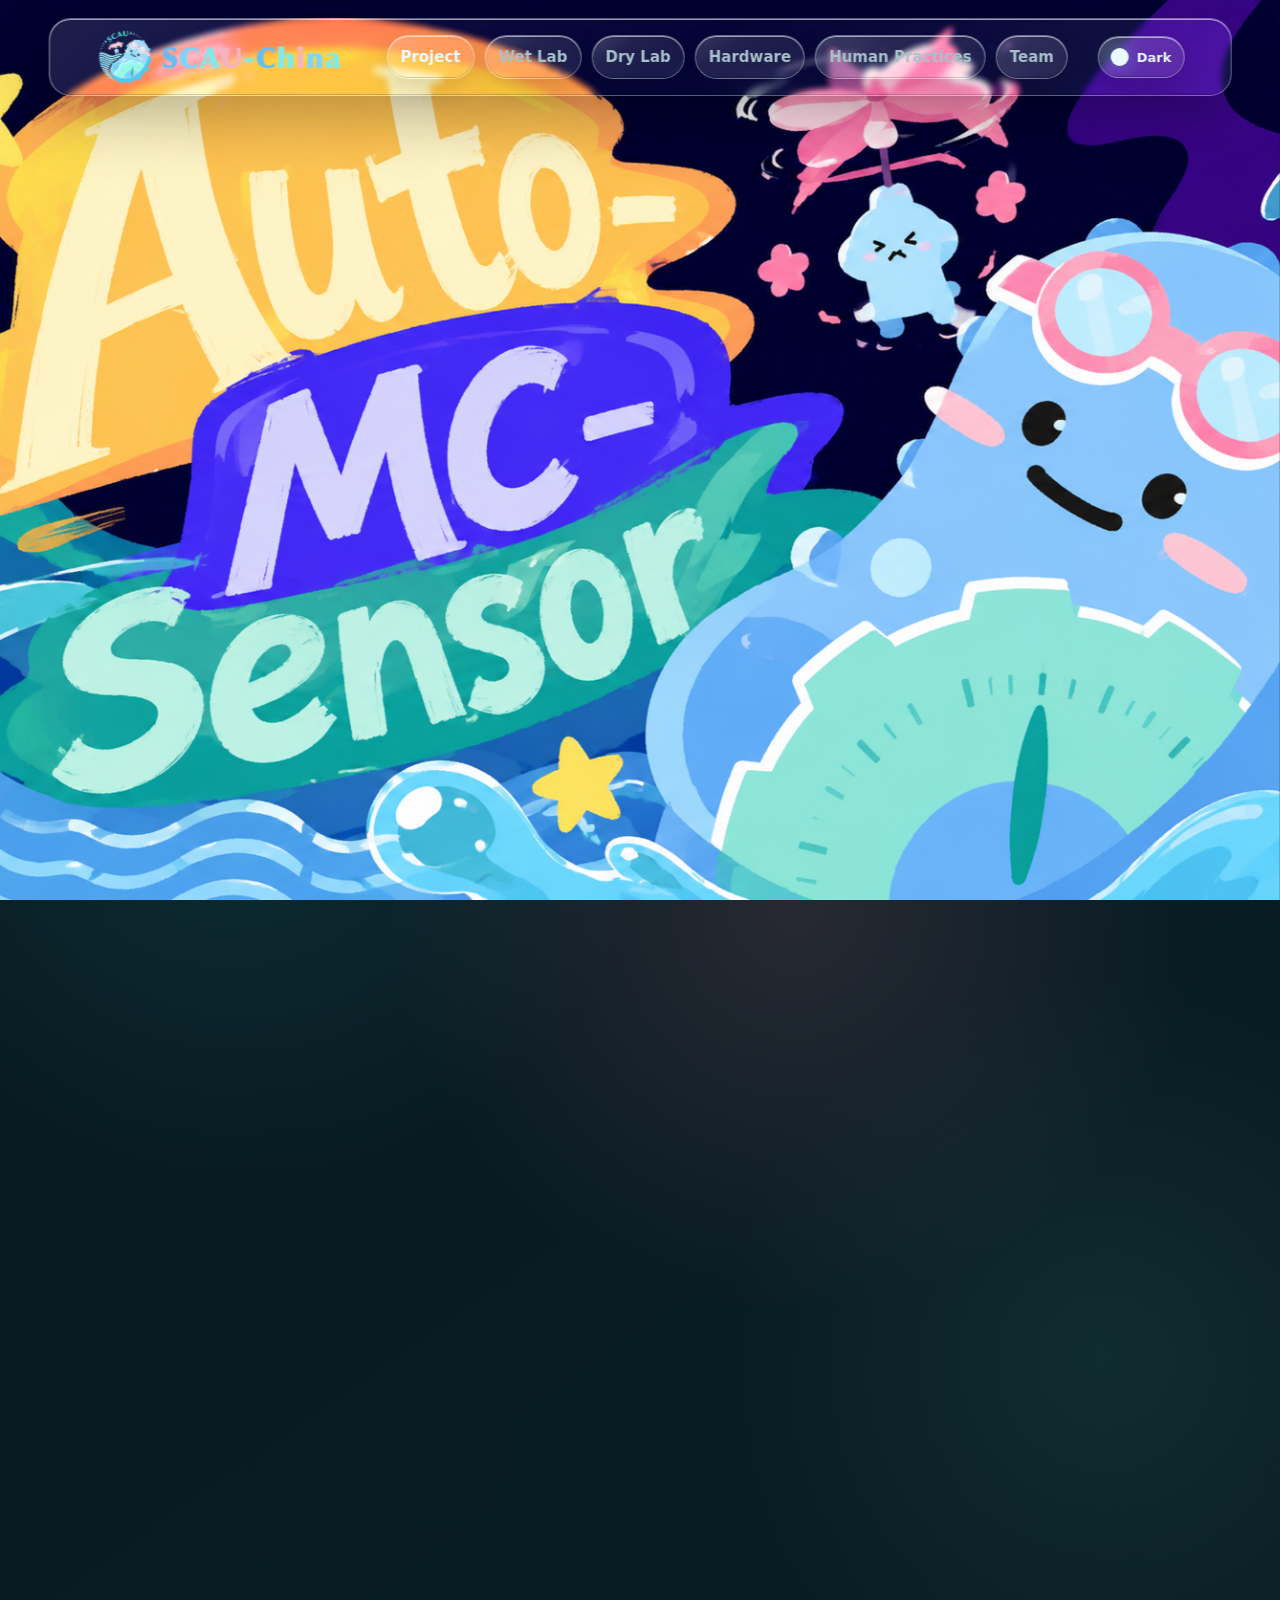
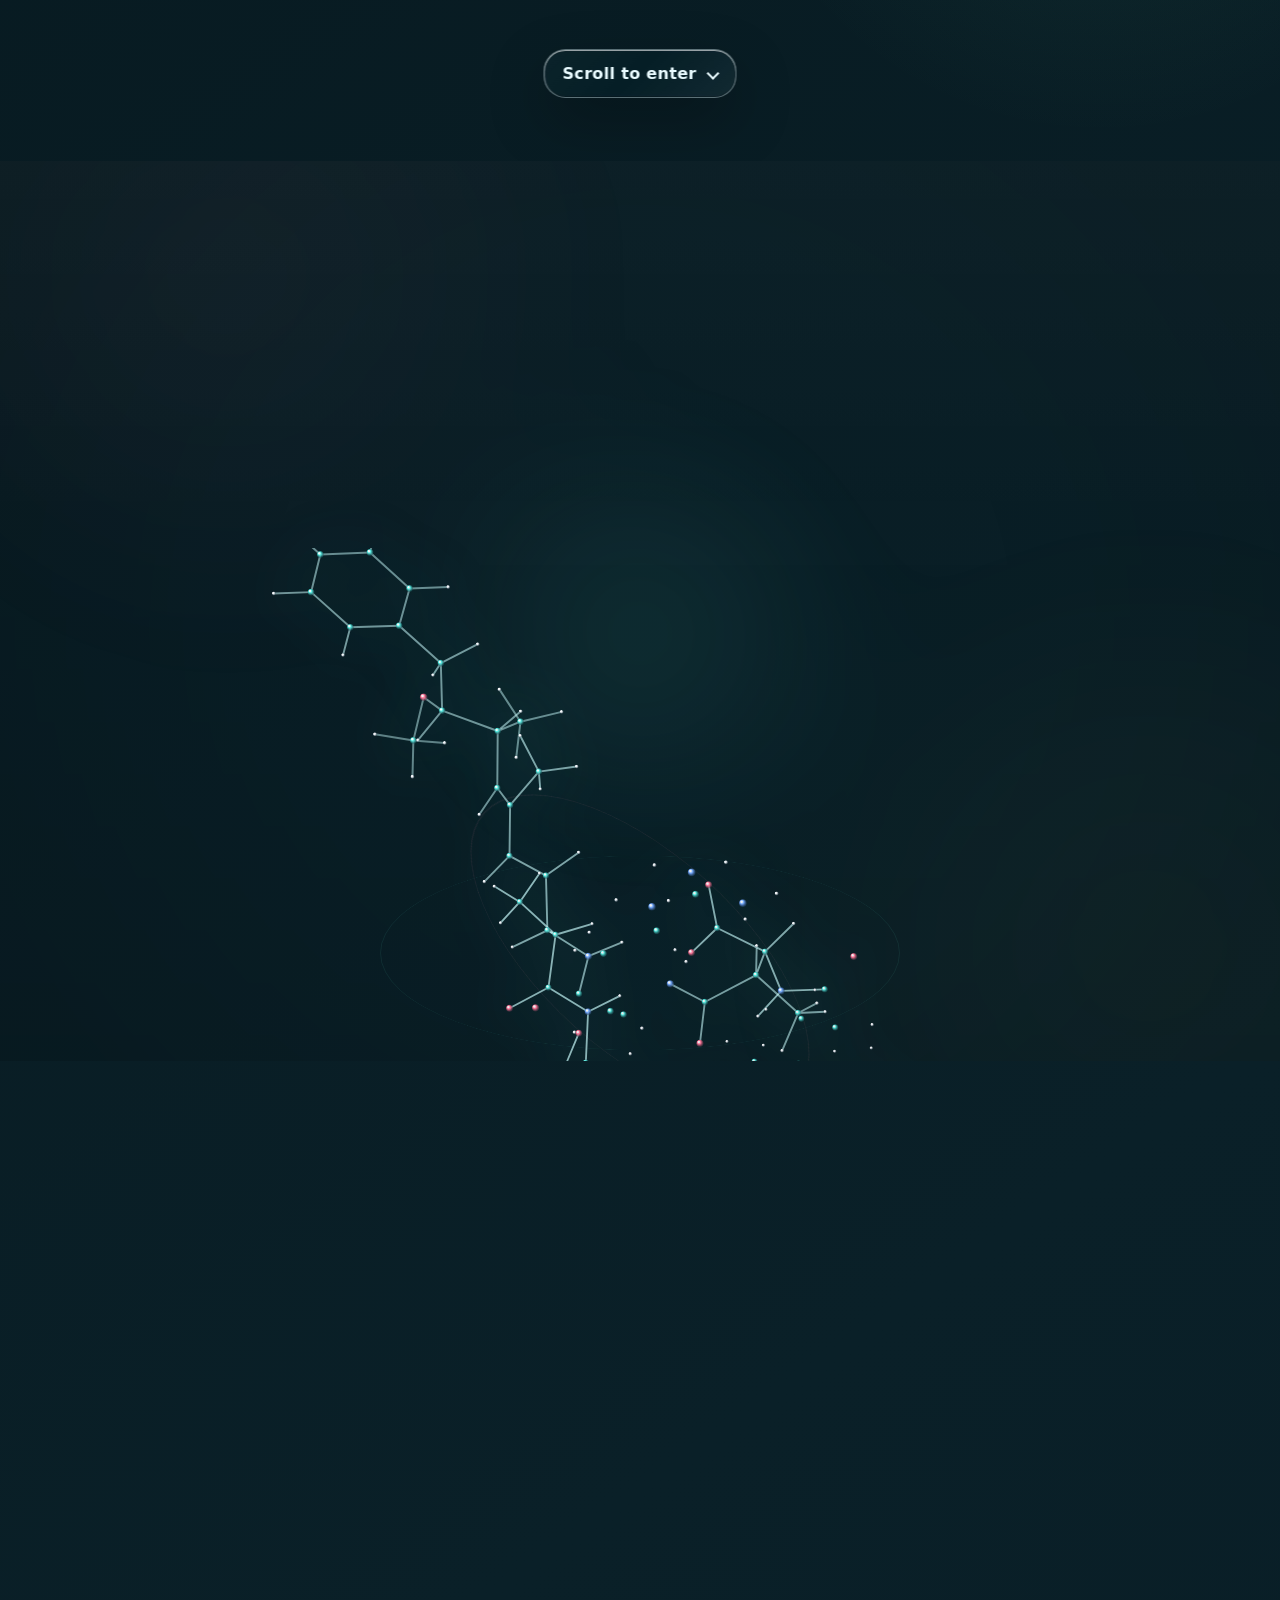
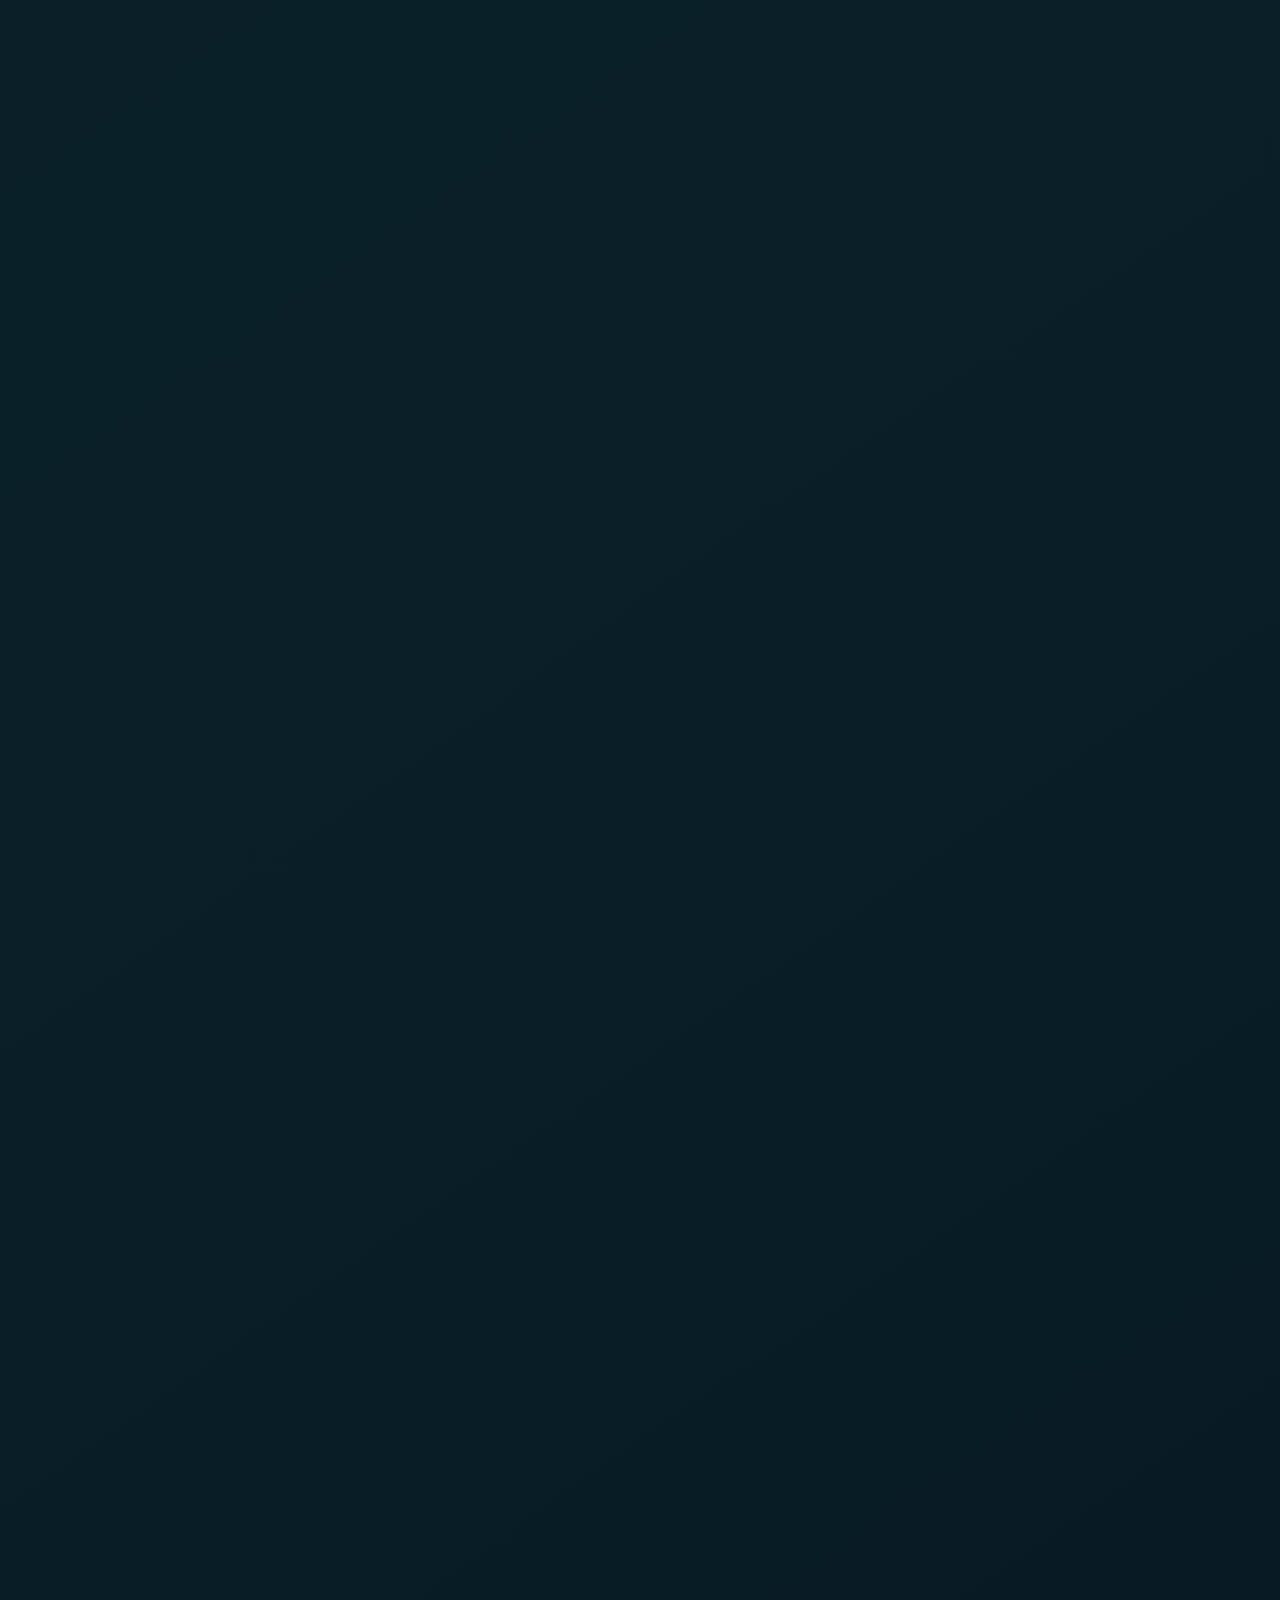
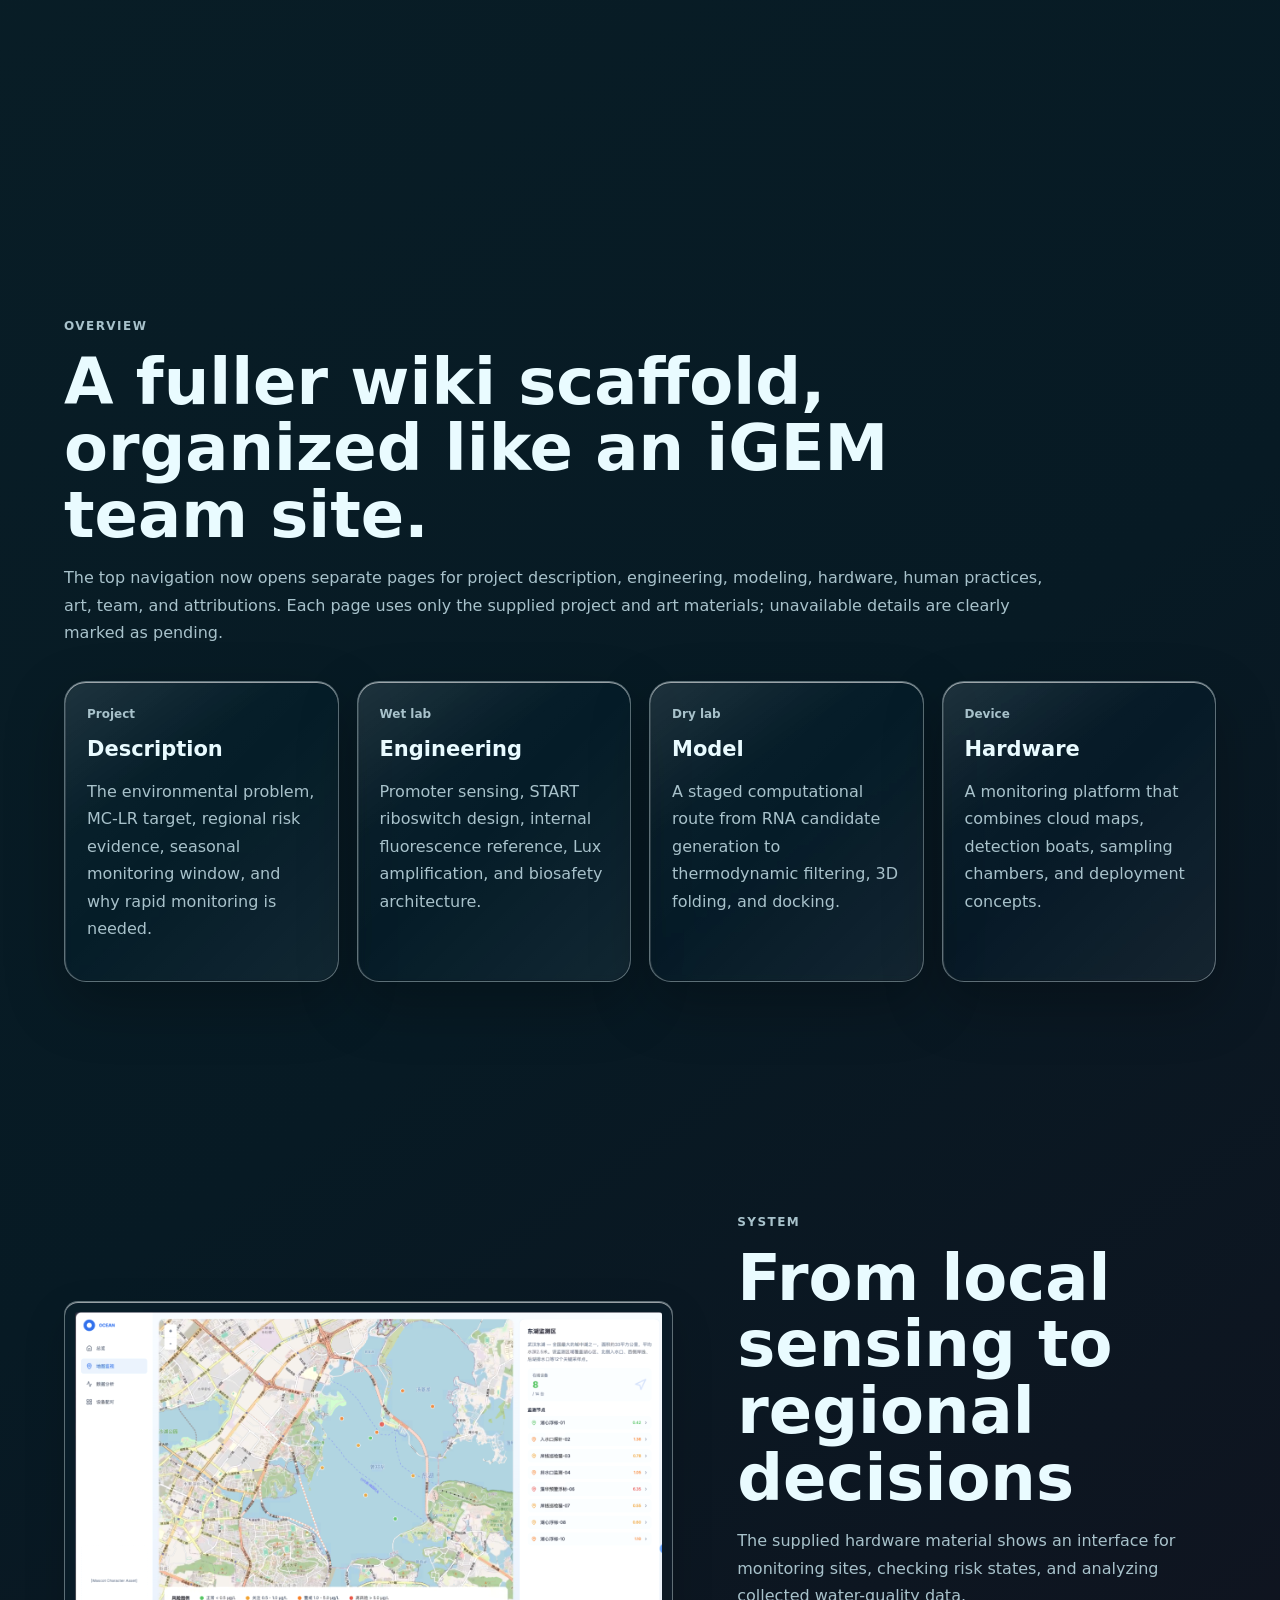
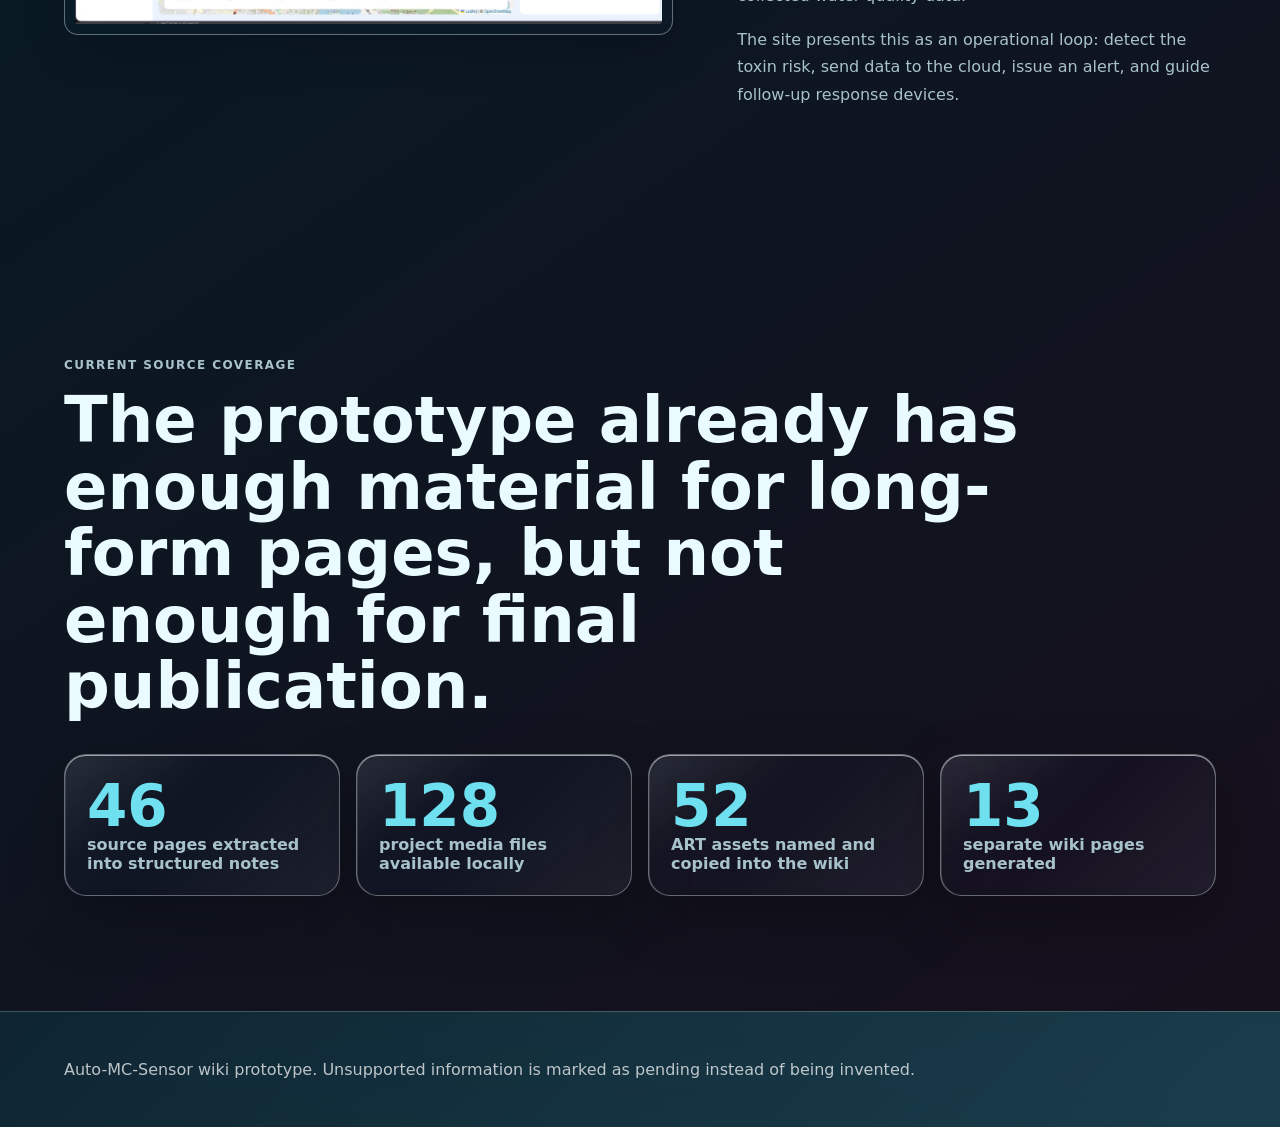
<file: index.html>
﻿<!doctype html>
<html lang="en">
<head>
  <meta charset="utf-8">
  <meta name="viewport" content="width=device-width, initial-scale=1">
  <title>Home | Auto-MC-Sensor</title>
  <link rel="stylesheet" href="styles.css">
  <script src="liquid-glass.js" defer></script>
</head>
<body>
  <nav class="topbar"><a class="brand" href="index.html"><img class="brand-logo" src="assets/art/LOGO%E6%B7%B1%E8%89%B2%E7%89%88_%E9%80%82%E7%94%A8%E4%BA%8E%E6%B5%85%E8%89%B2%E8%83%8C%E6%99%AF_01.png" alt="Auto-MC-Sensor logo"></a><div class="navlinks"><div class="nav-group"><a class="nav-parent active" href="index.html">Project</a><div class="nav-menu"><a class="active" href="index.html">Home</a><a class="" href="description/index.html">Description</a><a class="" href="results/index.html">Results</a><a class="" href="contribution/index.html">Contribution</a></div></div><div class="nav-group"><a class="nav-parent " href="engineering/index.html">Wet Lab</a><div class="nav-menu"><a class="" href="engineering/index.html">Engineering</a><a class="" href="safety/index.html">Safety</a><a class="" href="parts/index.html">Parts</a></div></div><div class="nav-group"><a class="nav-parent " href="model/index.html">Dry Lab</a><div class="nav-menu"><a class="" href="model/index.html">Model</a></div></div><div class="nav-group"><a class="nav-parent " href="hardware/index.html">Hardware</a><div class="nav-menu"><a class="" href="hardware/index.html">Hardware</a></div></div><div class="nav-group"><a class="nav-parent " href="human-practices/index.html">Human Practices</a><div class="nav-menu"><a class="" href="human-practices/index.html">Human Practices</a><a class="" href="art/index.html">Art</a></div></div><div class="nav-group"><a class="nav-parent " href="team/index.html">Team</a><div class="nav-menu"><a class="" href="team/index.html">Team</a><a class="" href="notebook/index.html">Notebook</a><a class="" href="attributions/index.html">Attributions</a></div></div></div></nav>
  <main>
<header class="hero">
  <div class="hero-bg hero-bg-clear" aria-hidden="true"></div>
  <div class="hero-bg hero-bg-blur" aria-hidden="true"></div>
  <div class="hero-scroll-cue" aria-hidden="true">
    <span>Scroll to enter</span>
    <b></b>
  </div>
  <div class="hero-copy">
    <p class="eyebrow">SCAU-China</p>
    <h1>Automatic Microcystin Monitoring System</h1>
    <p class="lead">A proposed iGEM-style project that connects biological sensing, RNA modeling, hardware deployment, and public engagement for freshwater microcystin risk.</p>
    <div class="hero-actions"><a class="button" href="description/index.html">Read the project</a><a class="button ghost" href="hardware/index.html">View the system</a></div>
    <div class="hero-metrics"><span>MC-LR focused</span><span>Engineered biosensor logic</span><span>Cloud monitoring</span><span>Outreach assets included</span></div>
  </div>
</header>
<section class="scroll-story molecule-scroll" id="system-story" aria-label="Microcystin-LR molecular scroll scene">
  <div class="story-stage">
    <div class="story-visual molecule-stage" aria-label="Three-dimensional Microcystin-LR structure from PDB 1LCM">
      <canvas class="molecule-canvas" data-pdb-src="assets/structures/1LCM.pdb"></canvas>
      <div class="molecule-orbit molecule-orbit-a" aria-hidden="true"></div>
      <div class="molecule-orbit molecule-orbit-b" aria-hidden="true"></div>
    </div>
  </div>
</section>
<section class="section" id="overview">
  <div class="section-head">
    <p class="eyebrow">Overview</p>
    <h2>A fuller wiki scaffold, organized like an iGEM team site.</h2>
    <p>The top navigation now opens separate pages for project description, engineering, modeling, hardware, human practices, art, team, and attributions. Each page uses only the supplied project and art materials; unavailable details are clearly marked as pending.</p>
  </div>
  <div class="grid four">
    <article class="card"><p class="tag">Project</p><h3>Description</h3><p>The environmental problem, MC-LR target, regional risk evidence, seasonal monitoring window, and why rapid monitoring is needed.</p></article>
    <article class="card"><p class="tag">Wet lab</p><h3>Engineering</h3><p>Promoter sensing, START riboswitch design, internal fluorescence reference, Lux amplification, and biosafety architecture.</p></article>
    <article class="card"><p class="tag">Dry lab</p><h3>Model</h3><p>A staged computational route from RNA candidate generation to thermodynamic filtering, 3D folding, and docking.</p></article>
    <article class="card"><p class="tag">Device</p><h3>Hardware</h3><p>A monitoring platform that combines cloud maps, detection boats, sampling chambers, and deployment concepts.</p></article>
  </div>
</section>
<section class="section media-feature" id="system-loop"><img src="assets/ppt-media/image49.png" alt="From local sensing to regional decisions"><div><p class="eyebrow">System</p><h2>From local sensing to regional decisions</h2><p>The supplied hardware material shows an interface for monitoring sites, checking risk states, and analyzing collected water-quality data.</p><p>The site presents this as an operational loop: detect the toxin risk, send data to the cloud, issue an alert, and guide follow-up response devices.</p></div></section>
<section class="section">
  <div class="section-head">
    <p class="eyebrow">Current source coverage</p>
    <h2>The prototype already has enough material for long-form pages, but not enough for final publication.</h2>
  </div>
  <div class="stats">
    <article class="stat"><strong>46</strong><span>source pages extracted into structured notes</span></article>
    <article class="stat"><strong>128</strong><span>project media files available locally</span></article>
    <article class="stat"><strong>52</strong><span>ART assets named and copied into the wiki</span></article>
    <article class="stat"><strong>13</strong><span>separate wiki pages generated</span></article>
  </div>
</section>
</main>
  <footer>
    <p>Auto-MC-Sensor wiki prototype. Unsupported information is marked as pending instead of being invented.</p>
  </footer>
</body>
</html>
</file>
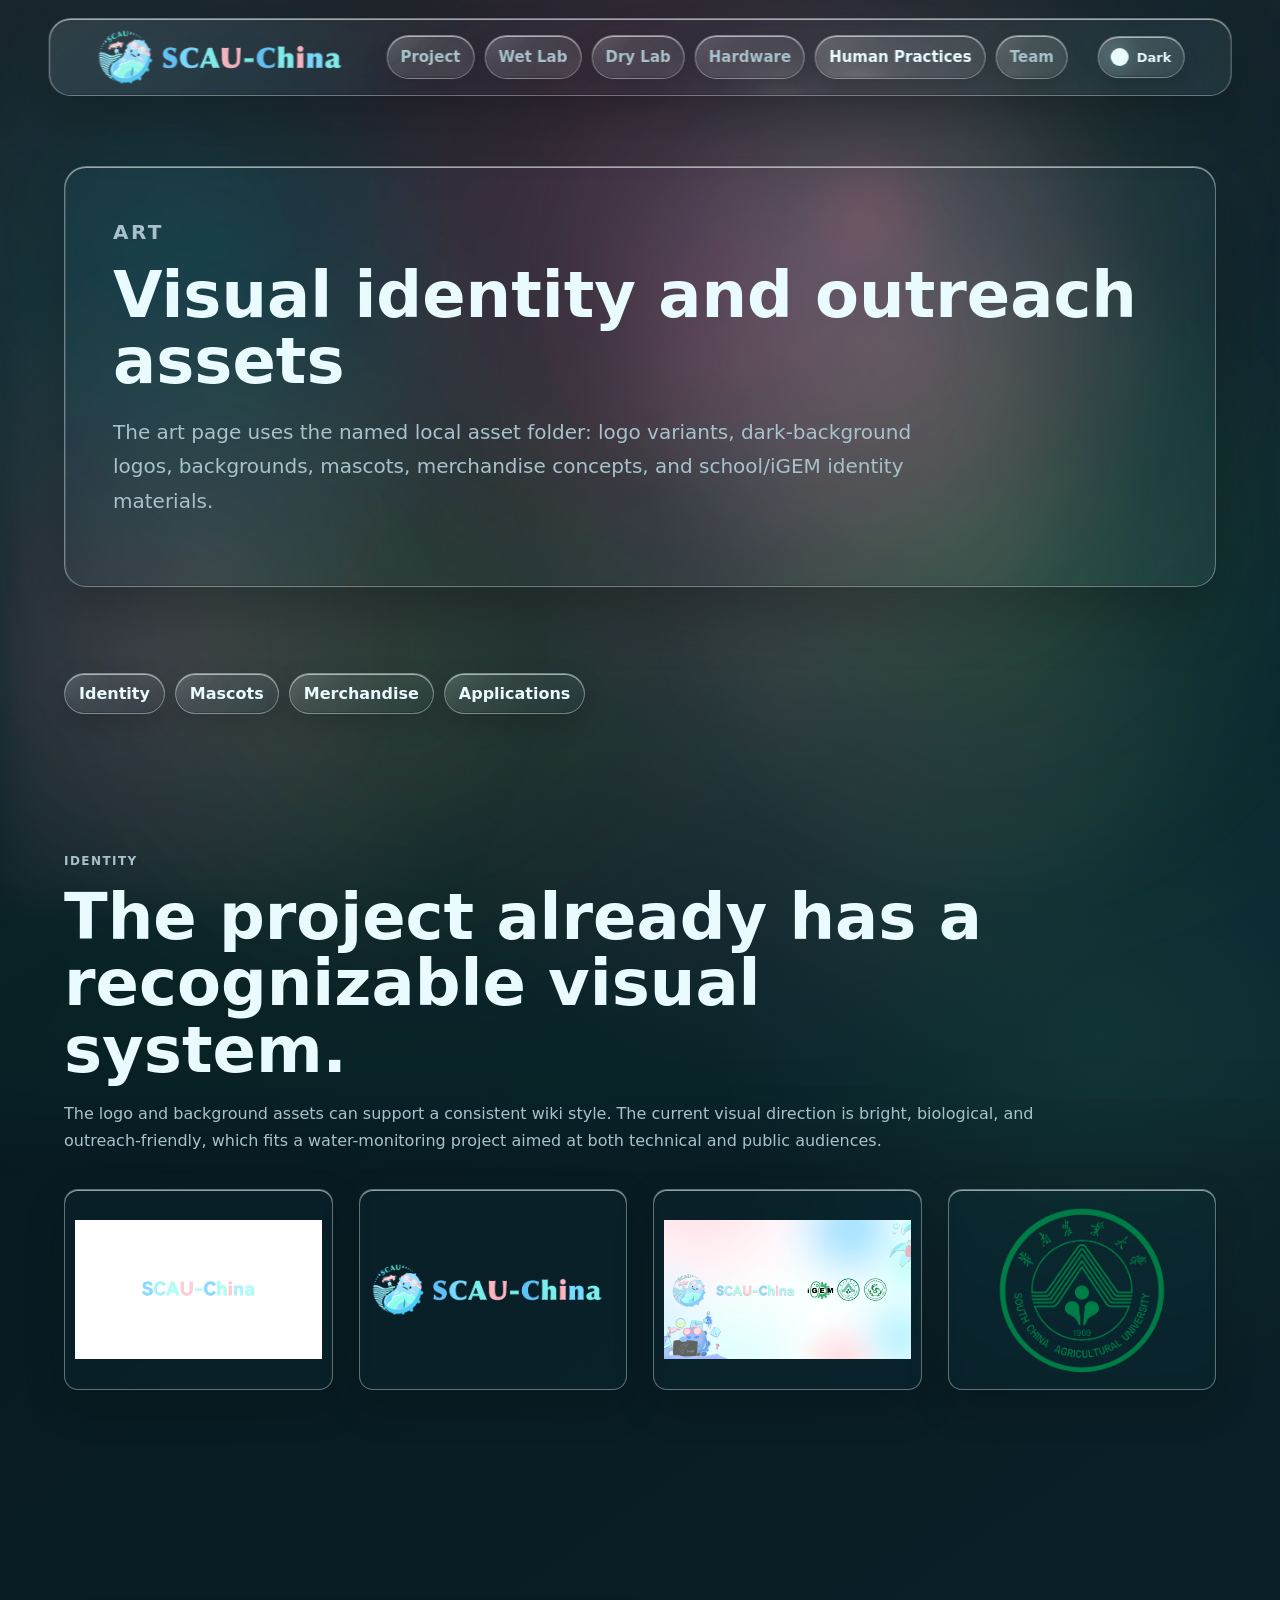
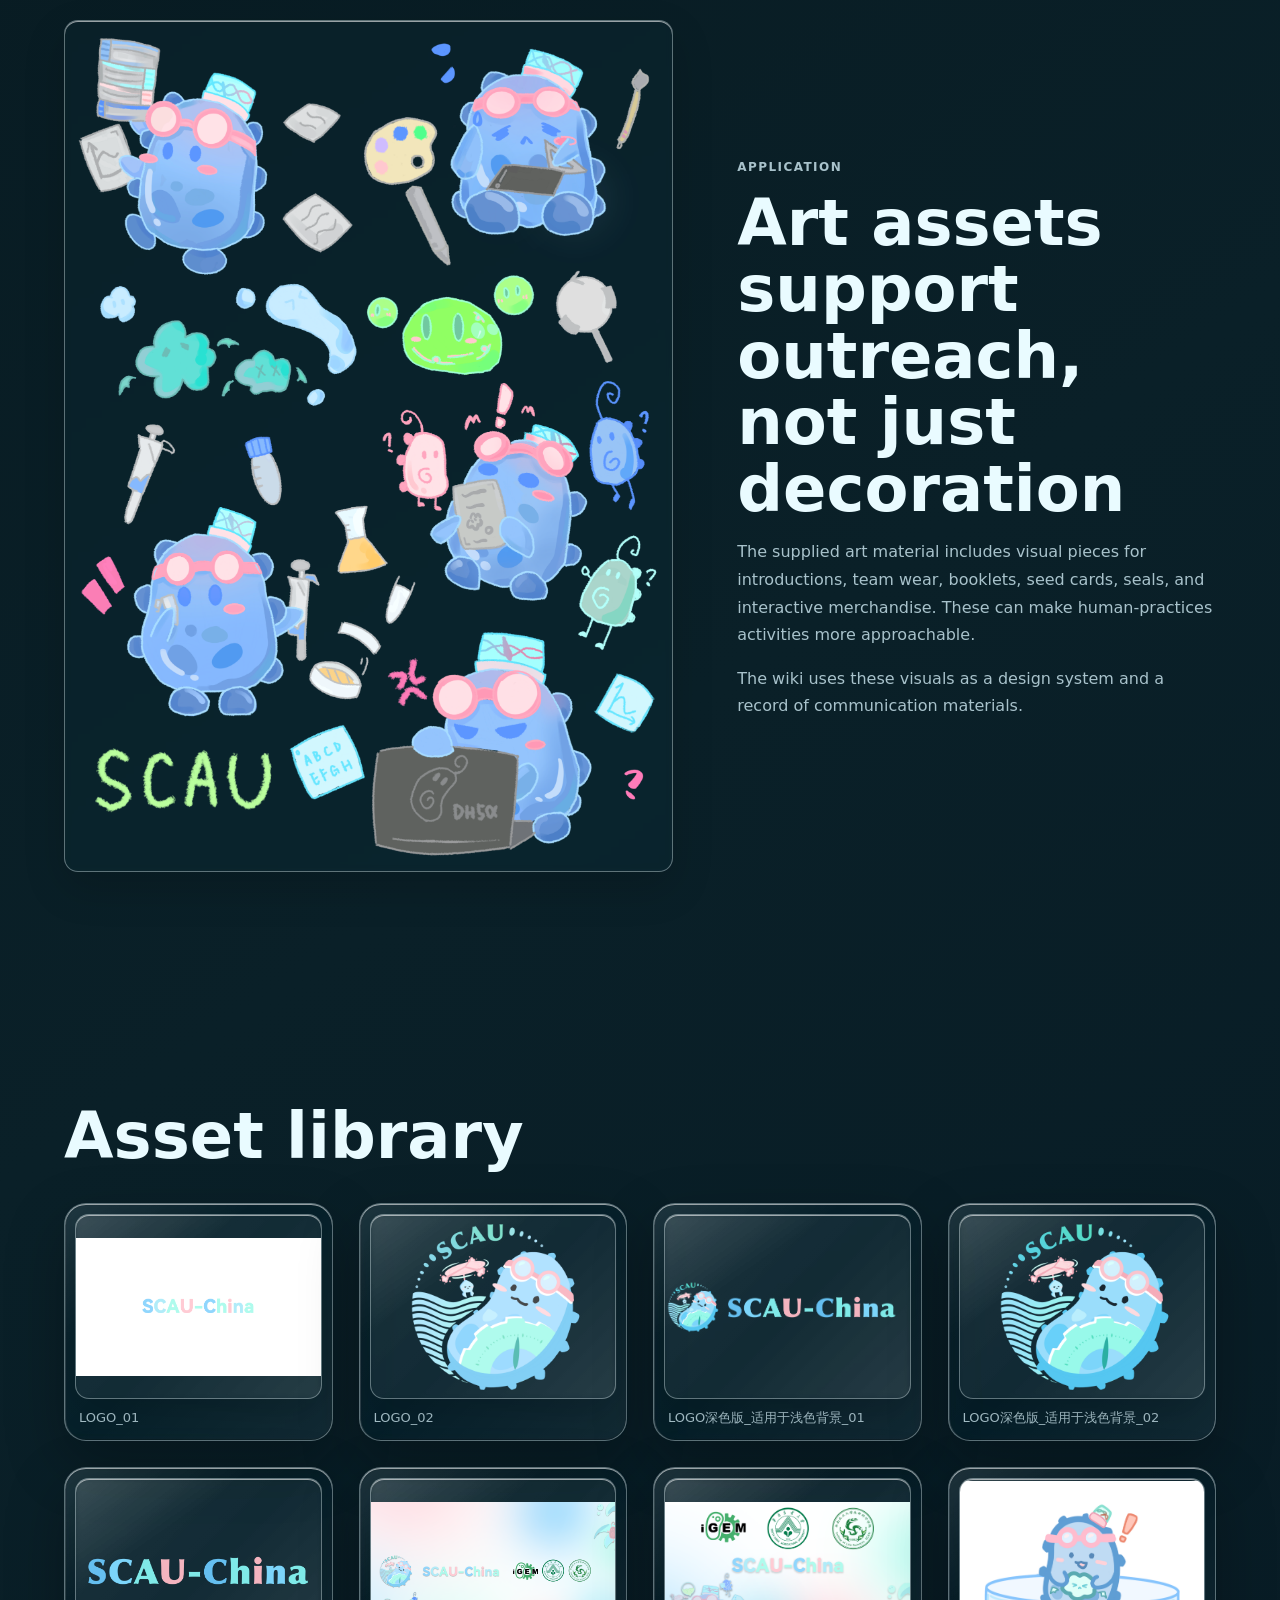
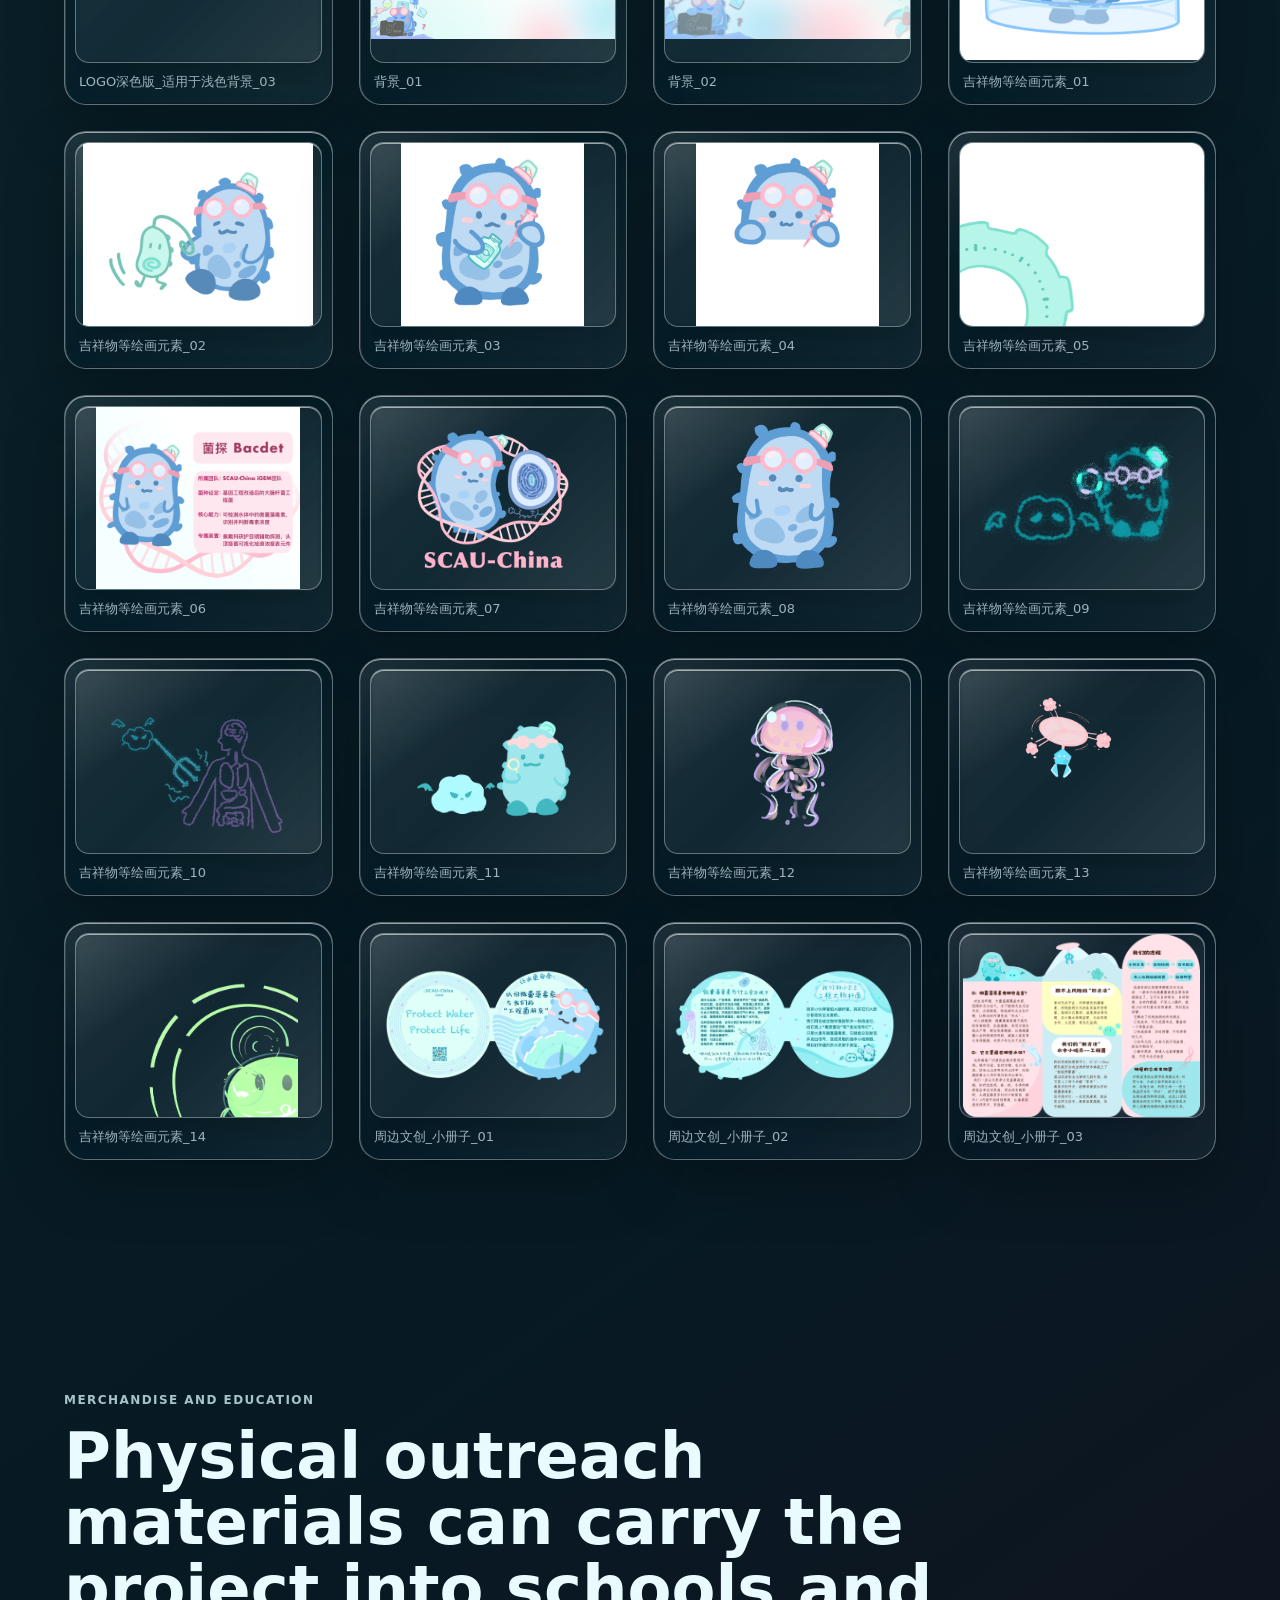
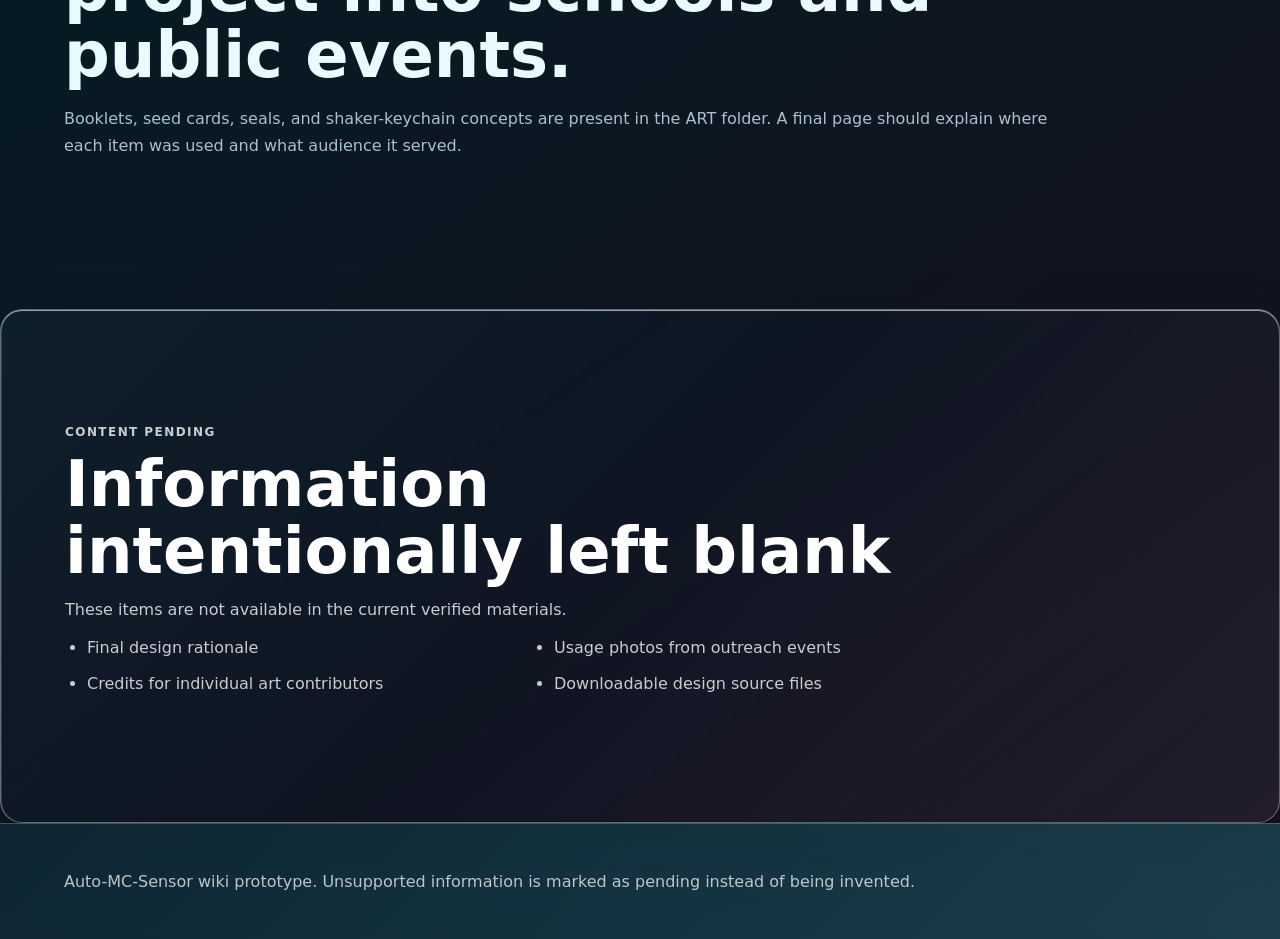
<file: art/index.html>
﻿<!doctype html>
<html lang="en">
<head>
  <meta charset="utf-8">
  <meta name="viewport" content="width=device-width, initial-scale=1">
  <title>Art | Auto-MC-Sensor</title>
  <link rel="stylesheet" href="../styles.css">
  <script src="../liquid-glass.js" defer></script>
</head>
<body>
  <nav class="topbar"><a class="brand" href="../index.html"><img class="brand-logo" src="../assets/art/LOGO%E6%B7%B1%E8%89%B2%E7%89%88_%E9%80%82%E7%94%A8%E4%BA%8E%E6%B5%85%E8%89%B2%E8%83%8C%E6%99%AF_01.png" alt="Auto-MC-Sensor logo"></a><div class="navlinks"><div class="nav-group"><a class="nav-parent " href="../index.html">Project</a><div class="nav-menu"><a class="" href="../index.html">Home</a><a class="" href="../description/index.html">Description</a><a class="" href="../results/index.html">Results</a><a class="" href="../contribution/index.html">Contribution</a></div></div><div class="nav-group"><a class="nav-parent " href="../engineering/index.html">Wet Lab</a><div class="nav-menu"><a class="" href="../engineering/index.html">Engineering</a><a class="" href="../safety/index.html">Safety</a><a class="" href="../parts/index.html">Parts</a></div></div><div class="nav-group"><a class="nav-parent " href="../model/index.html">Dry Lab</a><div class="nav-menu"><a class="" href="../model/index.html">Model</a></div></div><div class="nav-group"><a class="nav-parent " href="../hardware/index.html">Hardware</a><div class="nav-menu"><a class="" href="../hardware/index.html">Hardware</a></div></div><div class="nav-group"><a class="nav-parent active" href="../human-practices/index.html">Human Practices</a><div class="nav-menu"><a class="" href="../human-practices/index.html">Human Practices</a><a class="active" href="../art/index.html">Art</a></div></div><div class="nav-group"><a class="nav-parent " href="../team/index.html">Team</a><div class="nav-menu"><a class="" href="../team/index.html">Team</a><a class="" href="../notebook/index.html">Notebook</a><a class="" href="../attributions/index.html">Attributions</a></div></div></div></nav>
  <main>
<header class="page-hero"><p class="eyebrow">Art</p><h1>Visual identity and outreach assets</h1><p>The art page uses the named local asset folder: logo variants, dark-background logos, backgrounds, mascots, merchandise concepts, and school/iGEM identity materials.</p></header>
<section class="section compact"><div class="toc"><a href="#identity">Identity</a><a href="#mascot">Mascots</a><a href="#merch">Merchandise</a><a href="#applications">Applications</a></div></section>
<section class="section" id="identity">
  <div class="section-head">
    <p class="eyebrow">Identity</p>
    <h2>The project already has a recognizable visual system.</h2>
    <p>The logo and background assets can support a consistent wiki style. The current visual direction is bright, biological, and outreach-friendly, which fits a water-monitoring project aimed at both technical and public audiences.</p>
  </div>
  <div class="art-strip">
    <img src="../assets/art/LOGO_01.png" alt="Logo asset">
    <img src="../assets/art/LOGO%E6%B7%B1%E8%89%B2%E7%89%88_%E9%80%82%E7%94%A8%E4%BA%8E%E6%B5%85%E8%89%B2%E8%83%8C%E6%99%AF_01.png" alt="Dark logo variant">
    <img src="../assets/art/%E8%83%8C%E6%99%AF_01.png" alt="Background asset">
    <img src="../assets/art/%E5%AD%A6%E6%A0%A1%E5%AD%A6%E9%99%A2iGEM_01.png" alt="School and iGEM identity asset">
  </div>
</section>
<section class="section media-feature" id="applications"><img src="../assets/ppt-media/image112.png" alt="Art assets support outreach, not just decoration"><div><p class="eyebrow">Application</p><h2>Art assets support outreach, not just decoration</h2><p>The supplied art material includes visual pieces for introductions, team wear, booklets, seed cards, seals, and interactive merchandise. These can make human-practices activities more approachable.</p><p>The wiki uses these visuals as a design system and a record of communication materials.</p></div></section>
<section class="section" id="mascot"><div class="section-head"><h2>Asset library</h2></div><div class="gallery"><figure><img src="../assets/art/LOGO_01.png" alt="LOGO_01.png"><figcaption>LOGO_01</figcaption></figure><figure><img src="../assets/art/LOGO_02.png" alt="LOGO_02.png"><figcaption>LOGO_02</figcaption></figure><figure><img src="../assets/art/LOGO%E6%B7%B1%E8%89%B2%E7%89%88_%E9%80%82%E7%94%A8%E4%BA%8E%E6%B5%85%E8%89%B2%E8%83%8C%E6%99%AF_01.png" alt="LOGO深色版_适用于浅色背景_01.png"><figcaption>LOGO深色版_适用于浅色背景_01</figcaption></figure><figure><img src="../assets/art/LOGO%E6%B7%B1%E8%89%B2%E7%89%88_%E9%80%82%E7%94%A8%E4%BA%8E%E6%B5%85%E8%89%B2%E8%83%8C%E6%99%AF_02.png" alt="LOGO深色版_适用于浅色背景_02.png"><figcaption>LOGO深色版_适用于浅色背景_02</figcaption></figure><figure><img src="../assets/art/LOGO%E6%B7%B1%E8%89%B2%E7%89%88_%E9%80%82%E7%94%A8%E4%BA%8E%E6%B5%85%E8%89%B2%E8%83%8C%E6%99%AF_03.png" alt="LOGO深色版_适用于浅色背景_03.png"><figcaption>LOGO深色版_适用于浅色背景_03</figcaption></figure><figure><img src="../assets/art/%E8%83%8C%E6%99%AF_01.png" alt="背景_01.png"><figcaption>背景_01</figcaption></figure><figure><img src="../assets/art/%E8%83%8C%E6%99%AF_02.png" alt="背景_02.png"><figcaption>背景_02</figcaption></figure><figure><img src="../assets/art/%E5%90%89%E7%A5%A5%E7%89%A9%E7%AD%89%E7%BB%98%E7%94%BB%E5%85%83%E7%B4%A0_01.jpeg" alt="吉祥物等绘画元素_01.jpeg"><figcaption>吉祥物等绘画元素_01</figcaption></figure><figure><img src="../assets/art/%E5%90%89%E7%A5%A5%E7%89%A9%E7%AD%89%E7%BB%98%E7%94%BB%E5%85%83%E7%B4%A0_02.jpeg" alt="吉祥物等绘画元素_02.jpeg"><figcaption>吉祥物等绘画元素_02</figcaption></figure><figure><img src="../assets/art/%E5%90%89%E7%A5%A5%E7%89%A9%E7%AD%89%E7%BB%98%E7%94%BB%E5%85%83%E7%B4%A0_03.jpeg" alt="吉祥物等绘画元素_03.jpeg"><figcaption>吉祥物等绘画元素_03</figcaption></figure><figure><img src="../assets/art/%E5%90%89%E7%A5%A5%E7%89%A9%E7%AD%89%E7%BB%98%E7%94%BB%E5%85%83%E7%B4%A0_04.jpeg" alt="吉祥物等绘画元素_04.jpeg"><figcaption>吉祥物等绘画元素_04</figcaption></figure><figure><img src="../assets/art/%E5%90%89%E7%A5%A5%E7%89%A9%E7%AD%89%E7%BB%98%E7%94%BB%E5%85%83%E7%B4%A0_05.jpeg" alt="吉祥物等绘画元素_05.jpeg"><figcaption>吉祥物等绘画元素_05</figcaption></figure><figure><img src="../assets/art/%E5%90%89%E7%A5%A5%E7%89%A9%E7%AD%89%E7%BB%98%E7%94%BB%E5%85%83%E7%B4%A0_06.png" alt="吉祥物等绘画元素_06.png"><figcaption>吉祥物等绘画元素_06</figcaption></figure><figure><img src="../assets/art/%E5%90%89%E7%A5%A5%E7%89%A9%E7%AD%89%E7%BB%98%E7%94%BB%E5%85%83%E7%B4%A0_07.png" alt="吉祥物等绘画元素_07.png"><figcaption>吉祥物等绘画元素_07</figcaption></figure><figure><img src="../assets/art/%E5%90%89%E7%A5%A5%E7%89%A9%E7%AD%89%E7%BB%98%E7%94%BB%E5%85%83%E7%B4%A0_08.png" alt="吉祥物等绘画元素_08.png"><figcaption>吉祥物等绘画元素_08</figcaption></figure><figure><img src="../assets/art/%E5%90%89%E7%A5%A5%E7%89%A9%E7%AD%89%E7%BB%98%E7%94%BB%E5%85%83%E7%B4%A0_09.png" alt="吉祥物等绘画元素_09.png"><figcaption>吉祥物等绘画元素_09</figcaption></figure><figure><img src="../assets/art/%E5%90%89%E7%A5%A5%E7%89%A9%E7%AD%89%E7%BB%98%E7%94%BB%E5%85%83%E7%B4%A0_10.png" alt="吉祥物等绘画元素_10.png"><figcaption>吉祥物等绘画元素_10</figcaption></figure><figure><img src="../assets/art/%E5%90%89%E7%A5%A5%E7%89%A9%E7%AD%89%E7%BB%98%E7%94%BB%E5%85%83%E7%B4%A0_11.png" alt="吉祥物等绘画元素_11.png"><figcaption>吉祥物等绘画元素_11</figcaption></figure><figure><img src="../assets/art/%E5%90%89%E7%A5%A5%E7%89%A9%E7%AD%89%E7%BB%98%E7%94%BB%E5%85%83%E7%B4%A0_12.png" alt="吉祥物等绘画元素_12.png"><figcaption>吉祥物等绘画元素_12</figcaption></figure><figure><img src="../assets/art/%E5%90%89%E7%A5%A5%E7%89%A9%E7%AD%89%E7%BB%98%E7%94%BB%E5%85%83%E7%B4%A0_13.png" alt="吉祥物等绘画元素_13.png"><figcaption>吉祥物等绘画元素_13</figcaption></figure><figure><img src="../assets/art/%E5%90%89%E7%A5%A5%E7%89%A9%E7%AD%89%E7%BB%98%E7%94%BB%E5%85%83%E7%B4%A0_14.png" alt="吉祥物等绘画元素_14.png"><figcaption>吉祥物等绘画元素_14</figcaption></figure><figure><img src="../assets/art/%E5%91%A8%E8%BE%B9%E6%96%87%E5%88%9B_%E5%B0%8F%E5%86%8C%E5%AD%90_01.png" alt="周边文创_小册子_01.png"><figcaption>周边文创_小册子_01</figcaption></figure><figure><img src="../assets/art/%E5%91%A8%E8%BE%B9%E6%96%87%E5%88%9B_%E5%B0%8F%E5%86%8C%E5%AD%90_02.png" alt="周边文创_小册子_02.png"><figcaption>周边文创_小册子_02</figcaption></figure><figure><img src="../assets/art/%E5%91%A8%E8%BE%B9%E6%96%87%E5%88%9B_%E5%B0%8F%E5%86%8C%E5%AD%90_03.png" alt="周边文创_小册子_03.png"><figcaption>周边文创_小册子_03</figcaption></figure></div></section>
<section class="section" id="merch">
  <div class="section-head">
    <p class="eyebrow">Merchandise and education</p>
    <h2>Physical outreach materials can carry the project into schools and public events.</h2>
    <p>Booklets, seed cards, seals, and shaker-keychain concepts are present in the ART folder. A final page should explain where each item was used and what audience it served.</p>
  </div>
</section>
<section class="section pending"><p class="eyebrow">Content pending</p><h2>Information intentionally left blank</h2><p>These items are not available in the current verified materials.</p><ul><li>Final design rationale</li><li>Credits for individual art contributors</li><li>Usage photos from outreach events</li><li>Downloadable design source files</li></ul></section>
</main>
  <footer>
    <p>Auto-MC-Sensor wiki prototype. Unsupported information is marked as pending instead of being invented.</p>
  </footer>
</body>
</html>
</file>
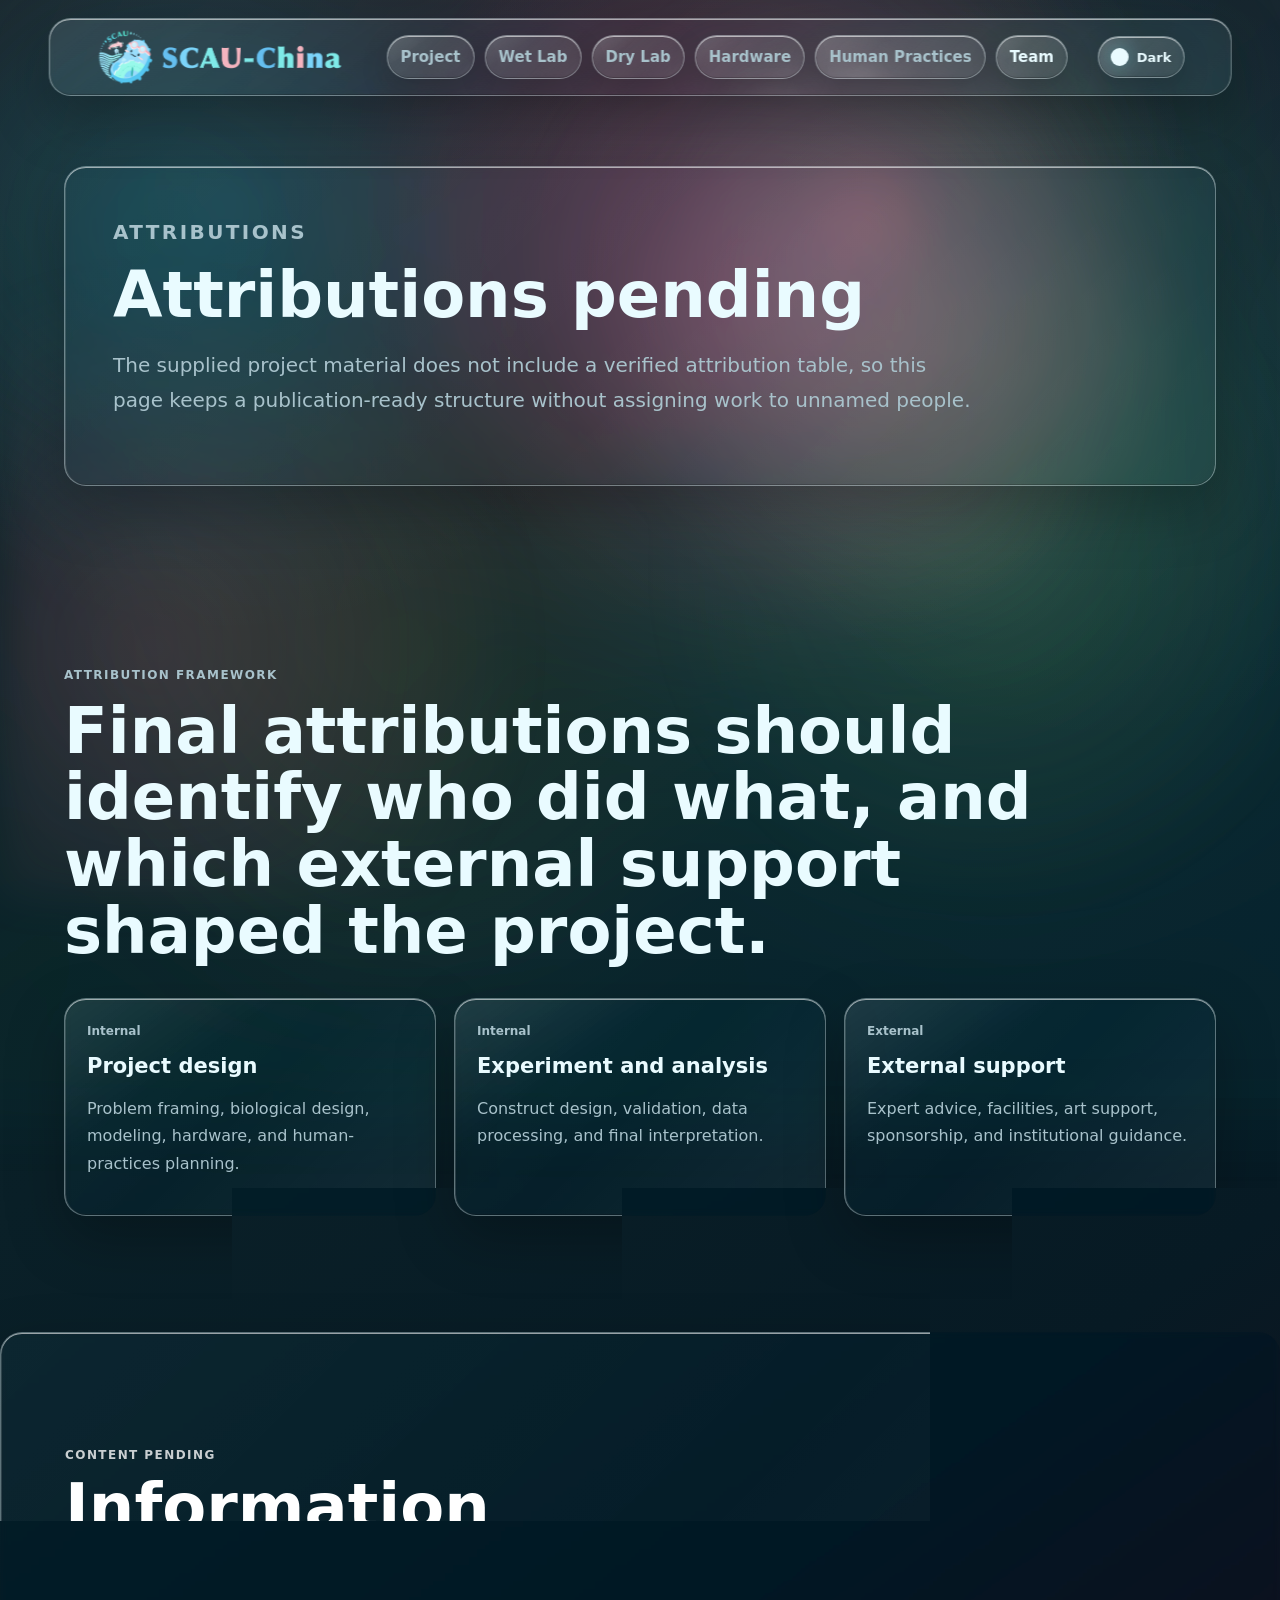
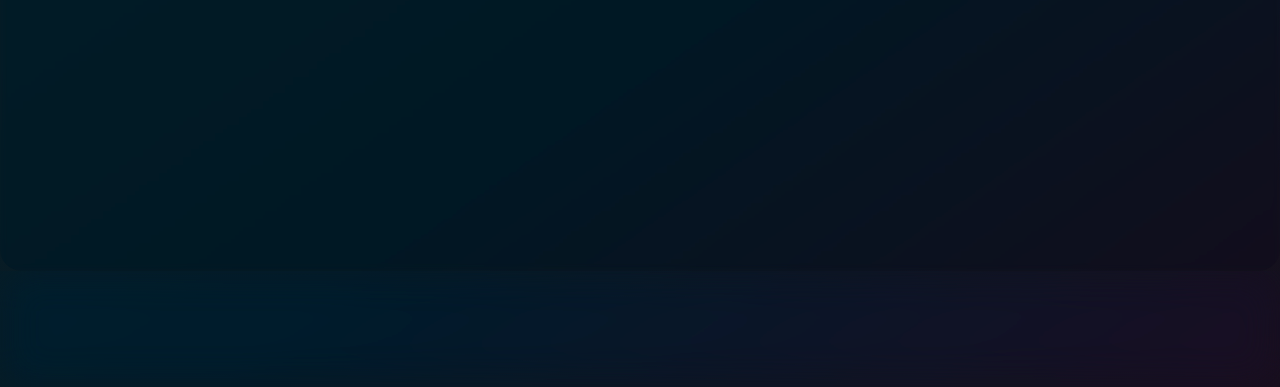
<file: attributions/index.html>
﻿<!doctype html>
<html lang="en">
<head>
  <meta charset="utf-8">
  <meta name="viewport" content="width=device-width, initial-scale=1">
  <title>Attributions | Auto-MC-Sensor</title>
  <link rel="stylesheet" href="../styles.css">
  <script src="../liquid-glass.js" defer></script>
</head>
<body>
  <nav class="topbar"><a class="brand" href="../index.html"><img class="brand-logo" src="../assets/art/LOGO%E6%B7%B1%E8%89%B2%E7%89%88_%E9%80%82%E7%94%A8%E4%BA%8E%E6%B5%85%E8%89%B2%E8%83%8C%E6%99%AF_01.png" alt="Auto-MC-Sensor logo"></a><div class="navlinks"><div class="nav-group"><a class="nav-parent " href="../index.html">Project</a><div class="nav-menu"><a class="" href="../index.html">Home</a><a class="" href="../description/index.html">Description</a><a class="" href="../results/index.html">Results</a><a class="" href="../contribution/index.html">Contribution</a></div></div><div class="nav-group"><a class="nav-parent " href="../engineering/index.html">Wet Lab</a><div class="nav-menu"><a class="" href="../engineering/index.html">Engineering</a><a class="" href="../safety/index.html">Safety</a><a class="" href="../parts/index.html">Parts</a></div></div><div class="nav-group"><a class="nav-parent " href="../model/index.html">Dry Lab</a><div class="nav-menu"><a class="" href="../model/index.html">Model</a></div></div><div class="nav-group"><a class="nav-parent " href="../hardware/index.html">Hardware</a><div class="nav-menu"><a class="" href="../hardware/index.html">Hardware</a></div></div><div class="nav-group"><a class="nav-parent " href="../human-practices/index.html">Human Practices</a><div class="nav-menu"><a class="" href="../human-practices/index.html">Human Practices</a><a class="" href="../art/index.html">Art</a></div></div><div class="nav-group"><a class="nav-parent active" href="../team/index.html">Team</a><div class="nav-menu"><a class="" href="../team/index.html">Team</a><a class="" href="../notebook/index.html">Notebook</a><a class="active" href="../attributions/index.html">Attributions</a></div></div></div></nav>
  <main>
<header class="page-hero"><p class="eyebrow">Attributions</p><h1>Attributions pending</h1><p>The supplied project material does not include a verified attribution table, so this page keeps a publication-ready structure without assigning work to unnamed people.</p></header>
<section class="section">
  <div class="section-head">
    <p class="eyebrow">Attribution framework</p>
    <h2>Final attributions should identify who did what, and which external support shaped the project.</h2>
  </div>
  <div class="grid three">
    <article class="card"><p class="tag">Internal</p><h3>Project design</h3><p>Problem framing, biological design, modeling, hardware, and human-practices planning.</p></article>
    <article class="card"><p class="tag">Internal</p><h3>Experiment and analysis</h3><p>Construct design, validation, data processing, and final interpretation.</p></article>
    <article class="card"><p class="tag">External</p><h3>External support</h3><p>Expert advice, facilities, art support, sponsorship, and institutional guidance.</p></article>
  </div>
</section>
<section class="section pending"><p class="eyebrow">Content pending</p><h2>Information intentionally left blank</h2><p>These items are not available in the current verified materials.</p><ul><li>Wet-lab contribution table</li><li>Dry-lab contribution table</li><li>Hardware contribution table</li><li>HP and education contribution table</li><li>External acknowledgements</li></ul></section>
</main>
  <footer>
    <p>Auto-MC-Sensor wiki prototype. Unsupported information is marked as pending instead of being invented.</p>
  </footer>
</body>
</html>
</file>
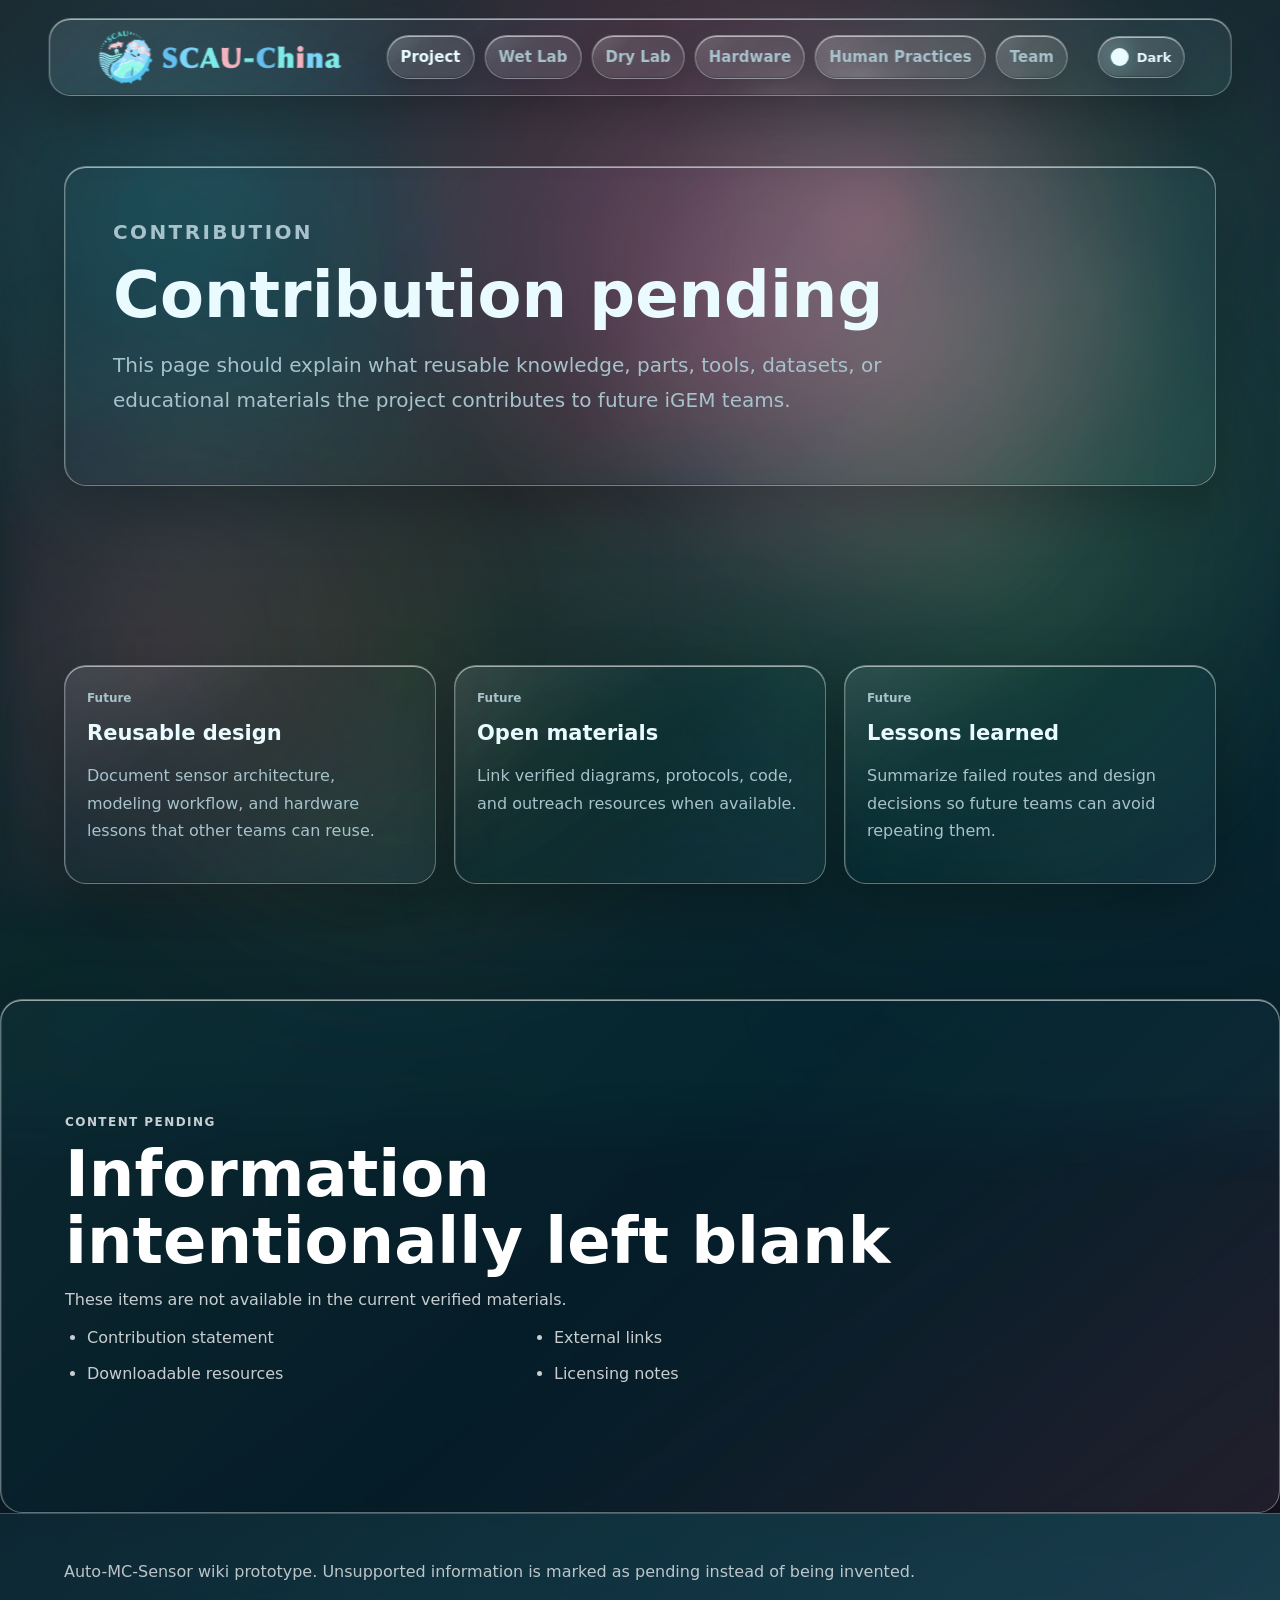
<file: contribution/index.html>
﻿<!doctype html>
<html lang="en">
<head>
  <meta charset="utf-8">
  <meta name="viewport" content="width=device-width, initial-scale=1">
  <title>Contribution | Auto-MC-Sensor</title>
  <link rel="stylesheet" href="../styles.css">
  <script src="../liquid-glass.js" defer></script>
</head>
<body>
  <nav class="topbar"><a class="brand" href="../index.html"><img class="brand-logo" src="../assets/art/LOGO%E6%B7%B1%E8%89%B2%E7%89%88_%E9%80%82%E7%94%A8%E4%BA%8E%E6%B5%85%E8%89%B2%E8%83%8C%E6%99%AF_01.png" alt="Auto-MC-Sensor logo"></a><div class="navlinks"><div class="nav-group"><a class="nav-parent active" href="../index.html">Project</a><div class="nav-menu"><a class="" href="../index.html">Home</a><a class="" href="../description/index.html">Description</a><a class="" href="../results/index.html">Results</a><a class="active" href="../contribution/index.html">Contribution</a></div></div><div class="nav-group"><a class="nav-parent " href="../engineering/index.html">Wet Lab</a><div class="nav-menu"><a class="" href="../engineering/index.html">Engineering</a><a class="" href="../safety/index.html">Safety</a><a class="" href="../parts/index.html">Parts</a></div></div><div class="nav-group"><a class="nav-parent " href="../model/index.html">Dry Lab</a><div class="nav-menu"><a class="" href="../model/index.html">Model</a></div></div><div class="nav-group"><a class="nav-parent " href="../hardware/index.html">Hardware</a><div class="nav-menu"><a class="" href="../hardware/index.html">Hardware</a></div></div><div class="nav-group"><a class="nav-parent " href="../human-practices/index.html">Human Practices</a><div class="nav-menu"><a class="" href="../human-practices/index.html">Human Practices</a><a class="" href="../art/index.html">Art</a></div></div><div class="nav-group"><a class="nav-parent " href="../team/index.html">Team</a><div class="nav-menu"><a class="" href="../team/index.html">Team</a><a class="" href="../notebook/index.html">Notebook</a><a class="" href="../attributions/index.html">Attributions</a></div></div></div></nav>
  <main>
<header class="page-hero"><p class="eyebrow">Contribution</p><h1>Contribution pending</h1><p>This page should explain what reusable knowledge, parts, tools, datasets, or educational materials the project contributes to future iGEM teams.</p></header>
<section class="section"><div class="grid three">
  <article class="card"><p class="tag">Future</p><h3>Reusable design</h3><p>Document sensor architecture, modeling workflow, and hardware lessons that other teams can reuse.</p></article>
  <article class="card"><p class="tag">Future</p><h3>Open materials</h3><p>Link verified diagrams, protocols, code, and outreach resources when available.</p></article>
  <article class="card"><p class="tag">Future</p><h3>Lessons learned</h3><p>Summarize failed routes and design decisions so future teams can avoid repeating them.</p></article>
</div></section>
<section class="section pending"><p class="eyebrow">Content pending</p><h2>Information intentionally left blank</h2><p>These items are not available in the current verified materials.</p><ul><li>Contribution statement</li><li>Downloadable resources</li><li>External links</li><li>Licensing notes</li></ul></section>
</main>
  <footer>
    <p>Auto-MC-Sensor wiki prototype. Unsupported information is marked as pending instead of being invented.</p>
  </footer>
</body>
</html>
</file>
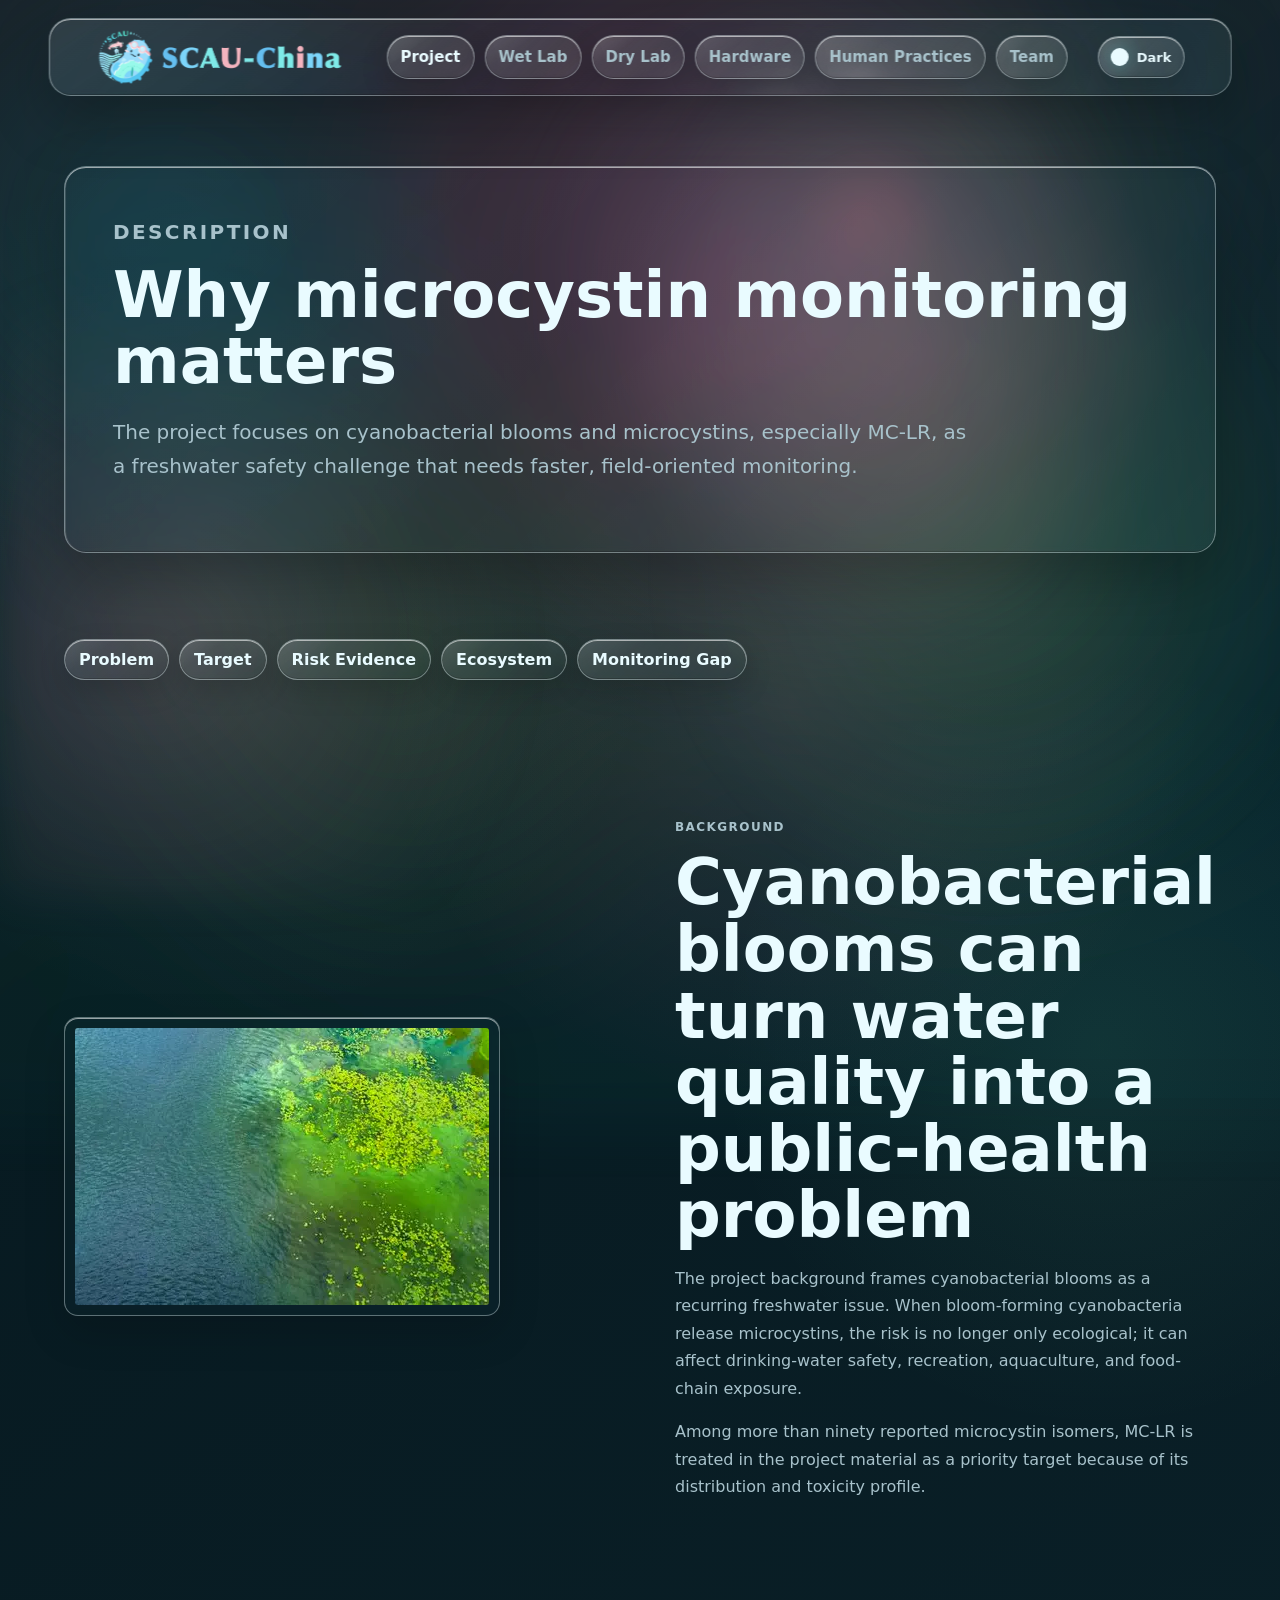
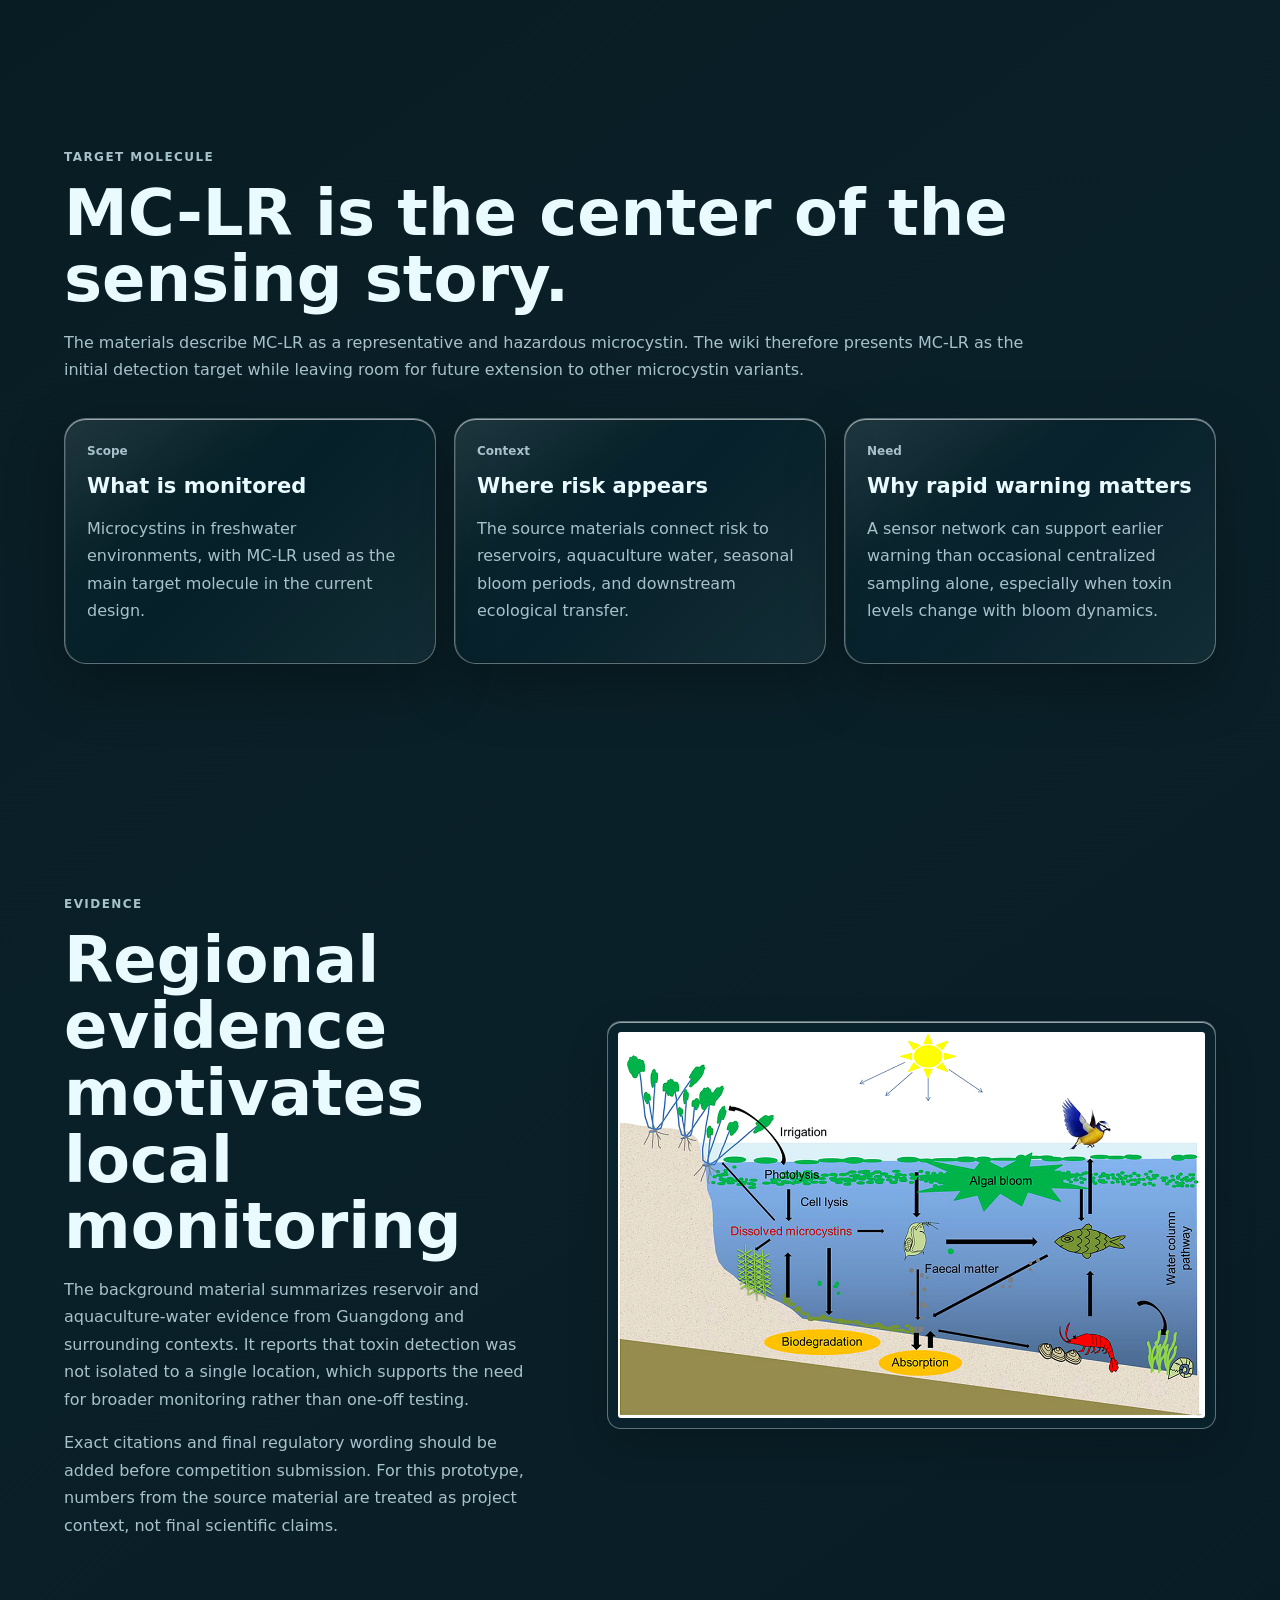
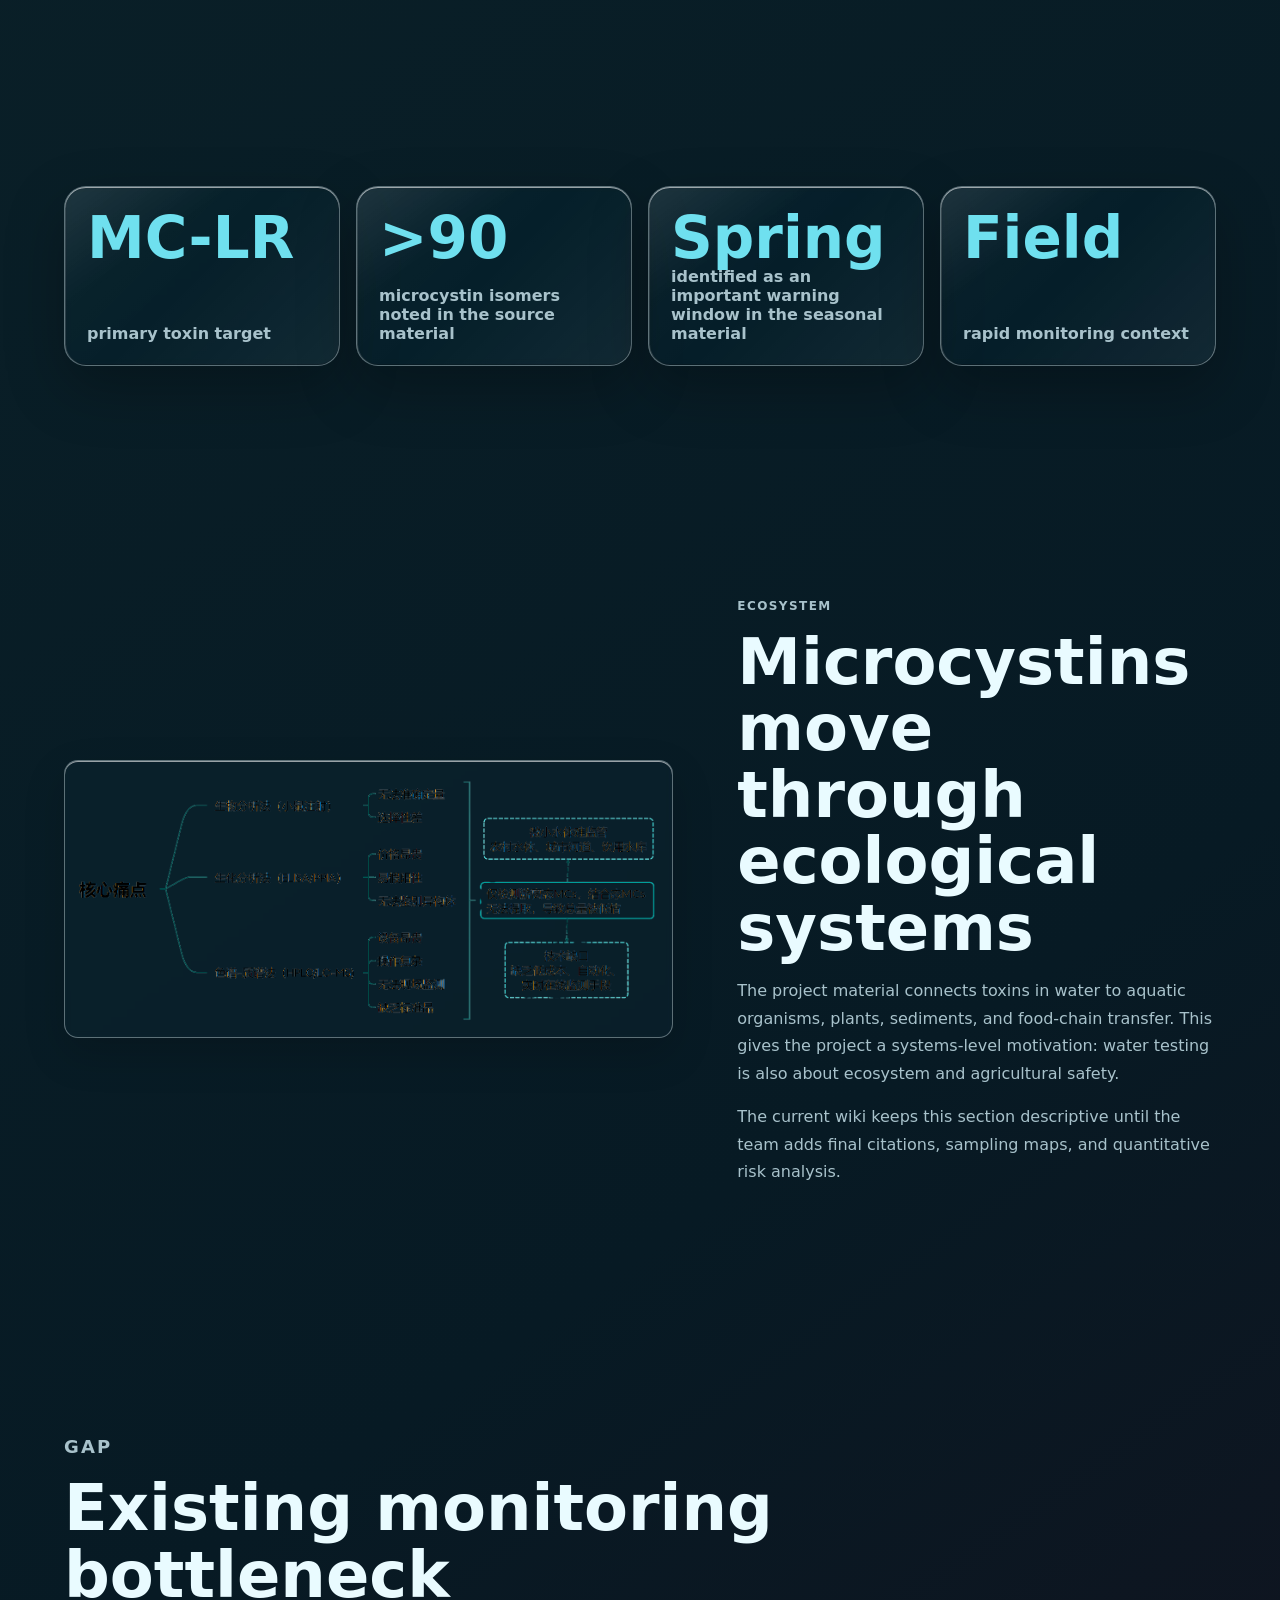
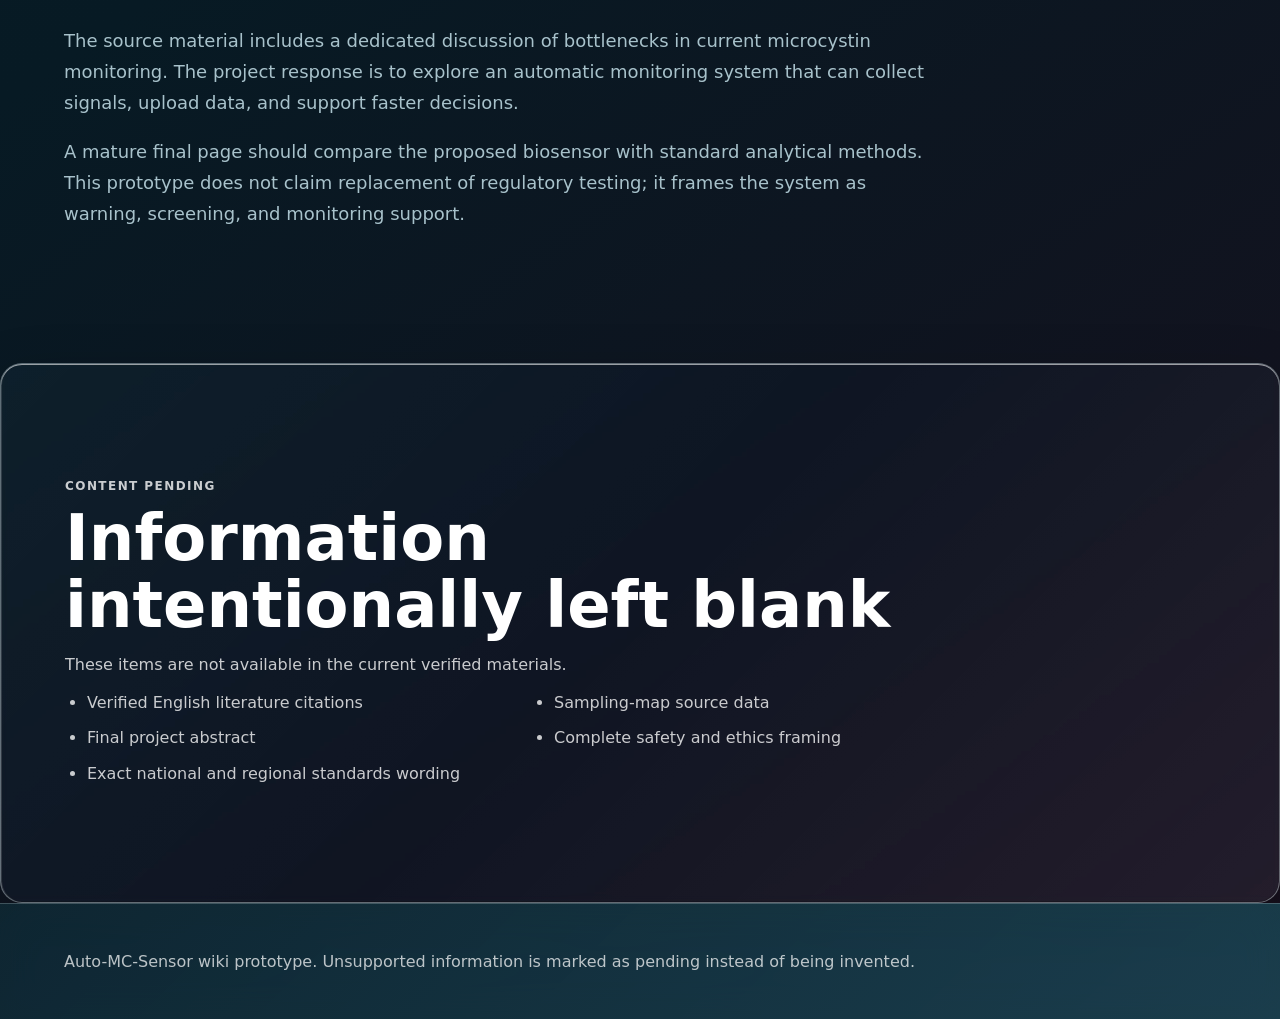
<file: description/index.html>
﻿<!doctype html>
<html lang="en">
<head>
  <meta charset="utf-8">
  <meta name="viewport" content="width=device-width, initial-scale=1">
  <title>Description | Auto-MC-Sensor</title>
  <link rel="stylesheet" href="../styles.css">
  <script src="../liquid-glass.js" defer></script>
</head>
<body>
  <nav class="topbar"><a class="brand" href="../index.html"><img class="brand-logo" src="../assets/art/LOGO%E6%B7%B1%E8%89%B2%E7%89%88_%E9%80%82%E7%94%A8%E4%BA%8E%E6%B5%85%E8%89%B2%E8%83%8C%E6%99%AF_01.png" alt="Auto-MC-Sensor logo"></a><div class="navlinks"><div class="nav-group"><a class="nav-parent active" href="../index.html">Project</a><div class="nav-menu"><a class="" href="../index.html">Home</a><a class="active" href="../description/index.html">Description</a><a class="" href="../results/index.html">Results</a><a class="" href="../contribution/index.html">Contribution</a></div></div><div class="nav-group"><a class="nav-parent " href="../engineering/index.html">Wet Lab</a><div class="nav-menu"><a class="" href="../engineering/index.html">Engineering</a><a class="" href="../safety/index.html">Safety</a><a class="" href="../parts/index.html">Parts</a></div></div><div class="nav-group"><a class="nav-parent " href="../model/index.html">Dry Lab</a><div class="nav-menu"><a class="" href="../model/index.html">Model</a></div></div><div class="nav-group"><a class="nav-parent " href="../hardware/index.html">Hardware</a><div class="nav-menu"><a class="" href="../hardware/index.html">Hardware</a></div></div><div class="nav-group"><a class="nav-parent " href="../human-practices/index.html">Human Practices</a><div class="nav-menu"><a class="" href="../human-practices/index.html">Human Practices</a><a class="" href="../art/index.html">Art</a></div></div><div class="nav-group"><a class="nav-parent " href="../team/index.html">Team</a><div class="nav-menu"><a class="" href="../team/index.html">Team</a><a class="" href="../notebook/index.html">Notebook</a><a class="" href="../attributions/index.html">Attributions</a></div></div></div></nav>
  <main>
<header class="page-hero"><p class="eyebrow">Description</p><h1>Why microcystin monitoring matters</h1><p>The project focuses on cyanobacterial blooms and microcystins, especially MC-LR, as a freshwater safety challenge that needs faster, field-oriented monitoring.</p></header>
<section class="section compact"><div class="toc"><a href="#problem">Problem</a><a href="#target">Target</a><a href="#risk">Risk Evidence</a><a href="#ecosystem">Ecosystem</a><a href="#bottleneck">Monitoring Gap</a></div></section>
<section class="section media-feature" id="problem"><img src="../assets/ppt-media/image8.png" alt="Cyanobacterial blooms can turn water quality into a public-health problem"><div><p class="eyebrow">Background</p><h2>Cyanobacterial blooms can turn water quality into a public-health problem</h2><p>The project background frames cyanobacterial blooms as a recurring freshwater issue. When bloom-forming cyanobacteria release microcystins, the risk is no longer only ecological; it can affect drinking-water safety, recreation, aquaculture, and food-chain exposure.</p><p>Among more than ninety reported microcystin isomers, MC-LR is treated in the project material as a priority target because of its distribution and toxicity profile.</p></div></section>
<section class="section" id="target">
  <div class="section-head">
    <p class="eyebrow">Target molecule</p>
    <h2>MC-LR is the center of the sensing story.</h2>
    <p>The materials describe MC-LR as a representative and hazardous microcystin. The wiki therefore presents MC-LR as the initial detection target while leaving room for future extension to other microcystin variants.</p>
  </div>
  <div class="grid three">
    <article class="card"><p class="tag">Scope</p><h3>What is monitored</h3><p>Microcystins in freshwater environments, with MC-LR used as the main target molecule in the current design.</p></article>
    <article class="card"><p class="tag">Context</p><h3>Where risk appears</h3><p>The source materials connect risk to reservoirs, aquaculture water, seasonal bloom periods, and downstream ecological transfer.</p></article>
    <article class="card"><p class="tag">Need</p><h3>Why rapid warning matters</h3><p>A sensor network can support earlier warning than occasional centralized sampling alone, especially when toxin levels change with bloom dynamics.</p></article>
  </div>
</section>
<section class="section media-feature reverse" id="risk"><img src="../assets/ppt-media/image13.png" alt="Regional evidence motivates local monitoring"><div><p class="eyebrow">Evidence</p><h2>Regional evidence motivates local monitoring</h2><p>The background material summarizes reservoir and aquaculture-water evidence from Guangdong and surrounding contexts. It reports that toxin detection was not isolated to a single location, which supports the need for broader monitoring rather than one-off testing.</p><p>Exact citations and final regulatory wording should be added before competition submission. For this prototype, numbers from the source material are treated as project context, not final scientific claims.</p></div></section>
<section class="section">
  <div class="stats">
    <article class="stat"><strong>MC-LR</strong><span>primary toxin target</span></article>
    <article class="stat"><strong>>90</strong><span>microcystin isomers noted in the source material</span></article>
    <article class="stat"><strong>Spring</strong><span>identified as an important warning window in the seasonal material</span></article>
    <article class="stat"><strong>Field</strong><span>rapid monitoring context</span></article>
  </div>
</section>
<section class="section media-feature" id="ecosystem"><img src="../assets/ppt-media/image14.png" alt="Microcystins move through ecological systems"><div><p class="eyebrow">Ecosystem</p><h2>Microcystins move through ecological systems</h2><p>The project material connects toxins in water to aquatic organisms, plants, sediments, and food-chain transfer. This gives the project a systems-level motivation: water testing is also about ecosystem and agricultural safety.</p><p>The current wiki keeps this section descriptive until the team adds final citations, sampling maps, and quantitative risk analysis.</p></div></section>
<section class="section prose" id="bottleneck"><p class="eyebrow">Gap</p><h2>Existing monitoring bottleneck</h2><p>The source material includes a dedicated discussion of bottlenecks in current microcystin monitoring. The project response is to explore an automatic monitoring system that can collect signals, upload data, and support faster decisions.</p><p>A mature final page should compare the proposed biosensor with standard analytical methods. This prototype does not claim replacement of regulatory testing; it frames the system as warning, screening, and monitoring support.</p></section>
<section class="section pending"><p class="eyebrow">Content pending</p><h2>Information intentionally left blank</h2><p>These items are not available in the current verified materials.</p><ul><li>Verified English literature citations</li><li>Final project abstract</li><li>Exact national and regional standards wording</li><li>Sampling-map source data</li><li>Complete safety and ethics framing</li></ul></section>
</main>
  <footer>
    <p>Auto-MC-Sensor wiki prototype. Unsupported information is marked as pending instead of being invented.</p>
  </footer>
</body>
</html>
</file>
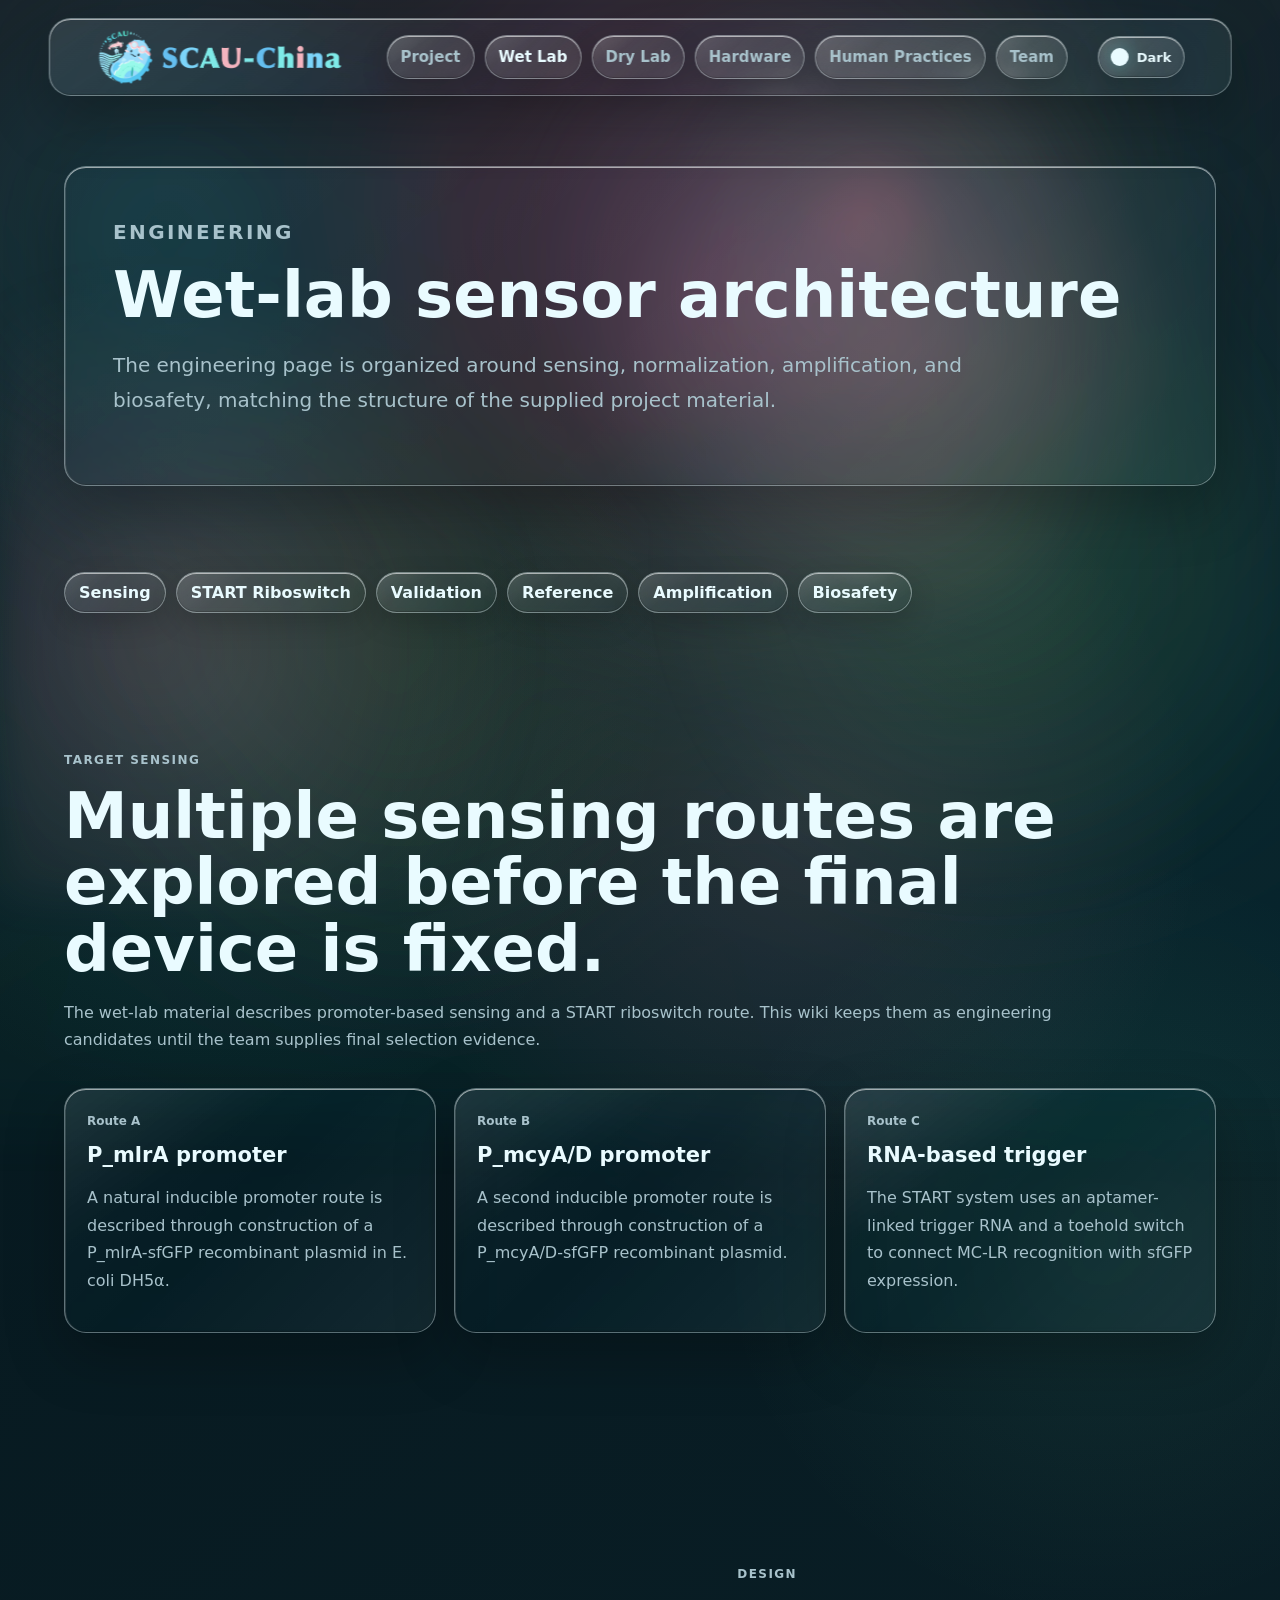
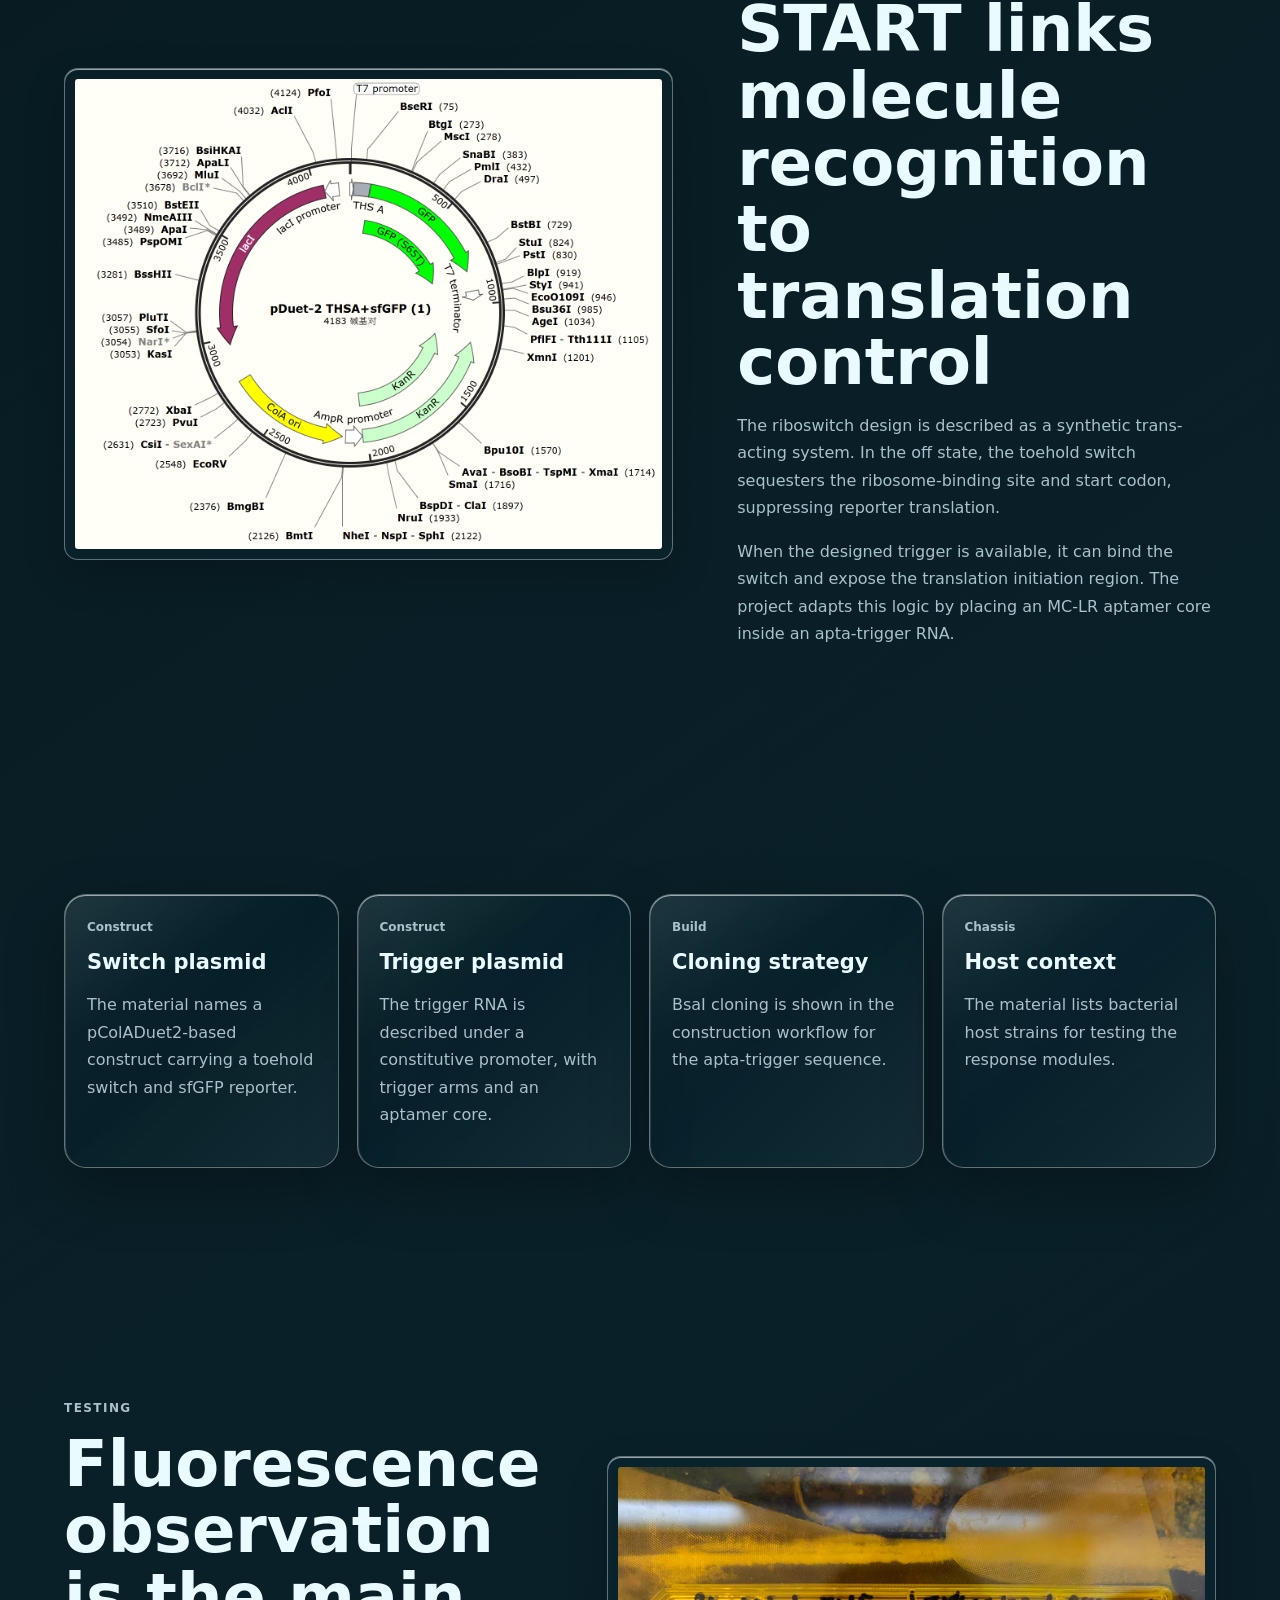
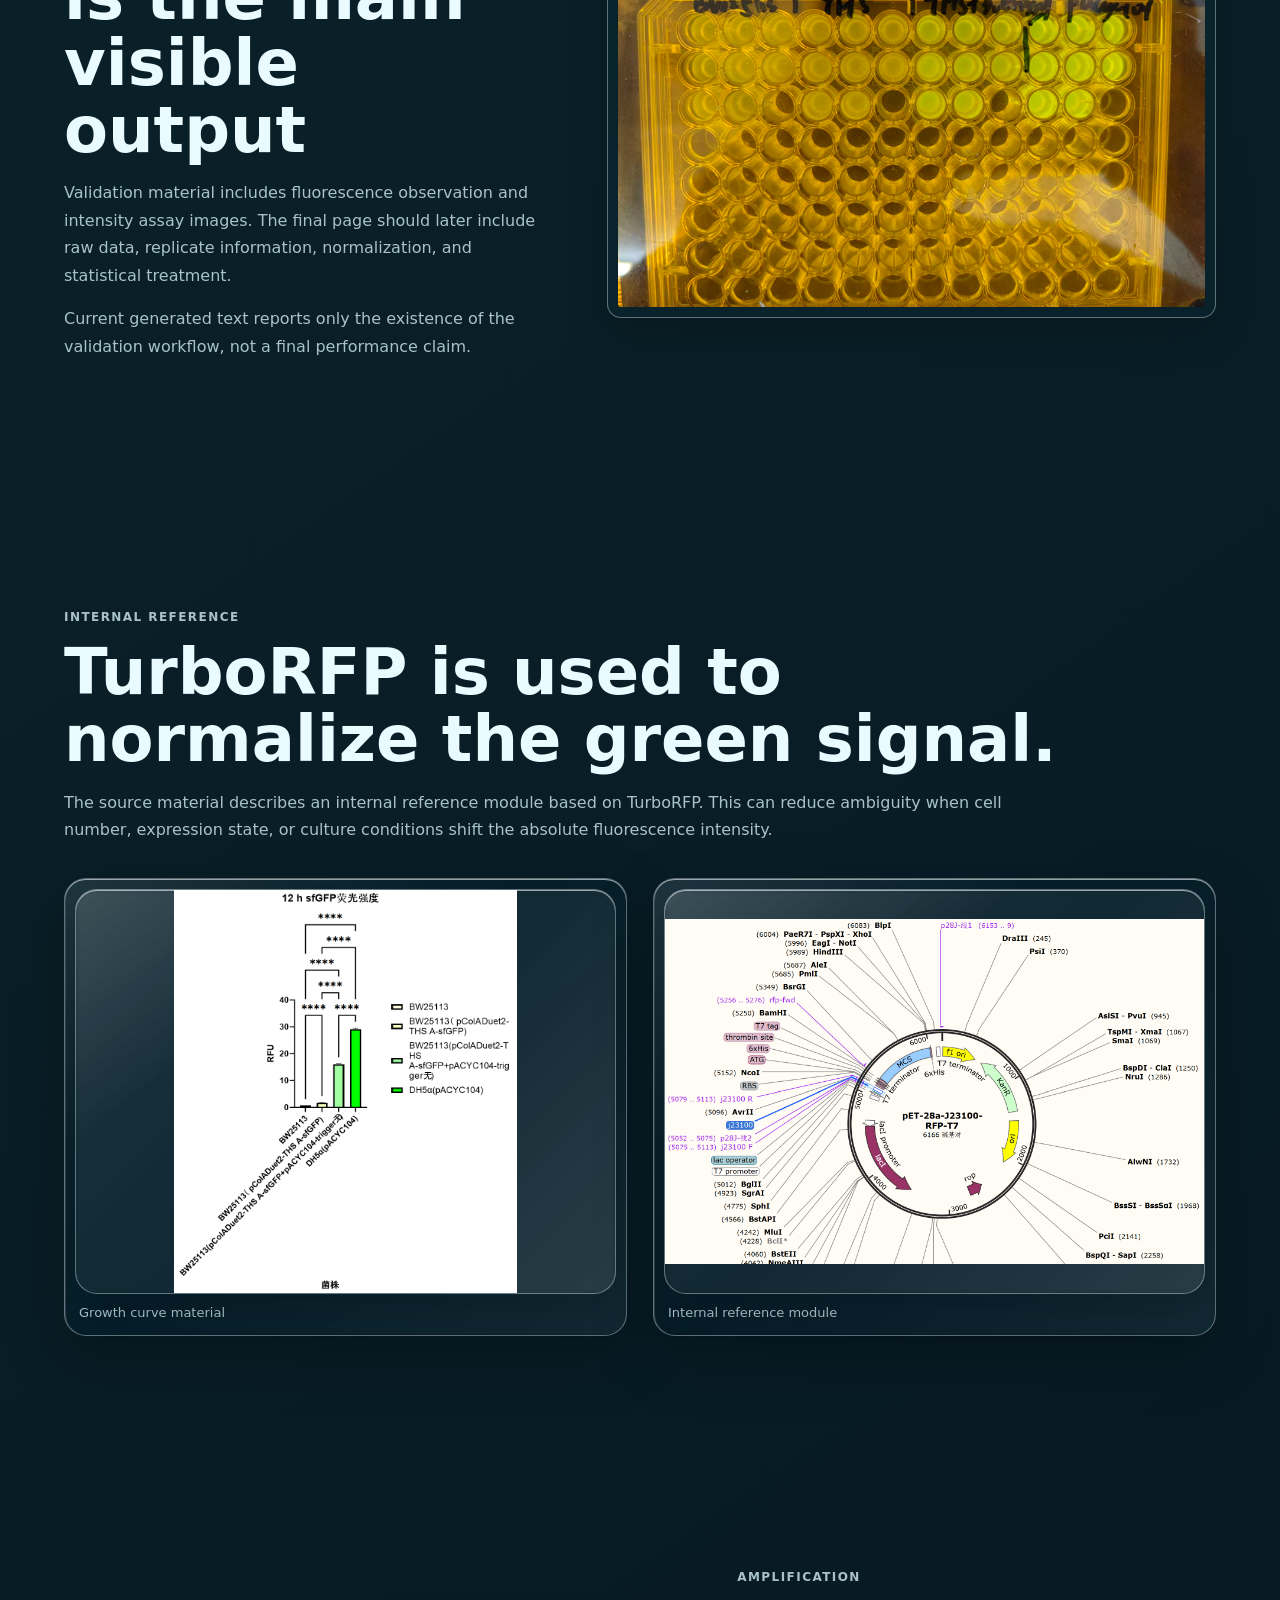
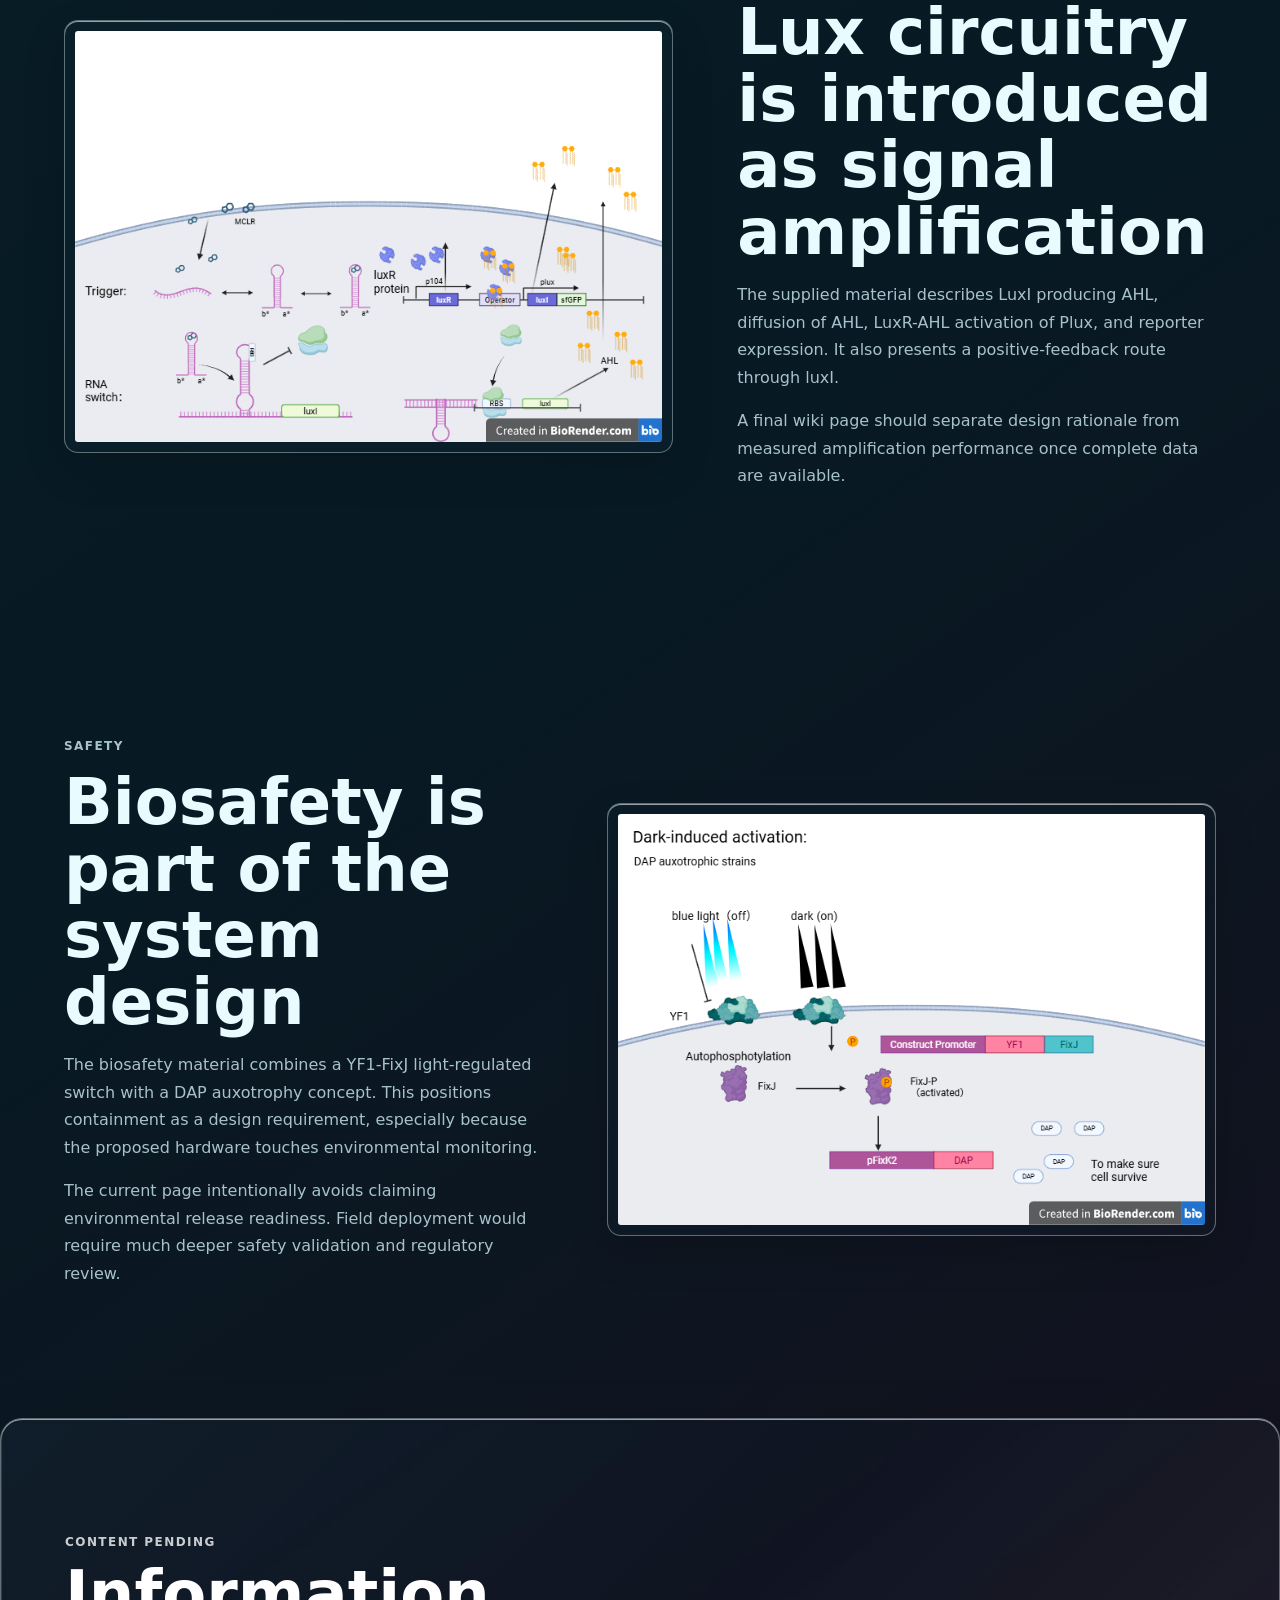
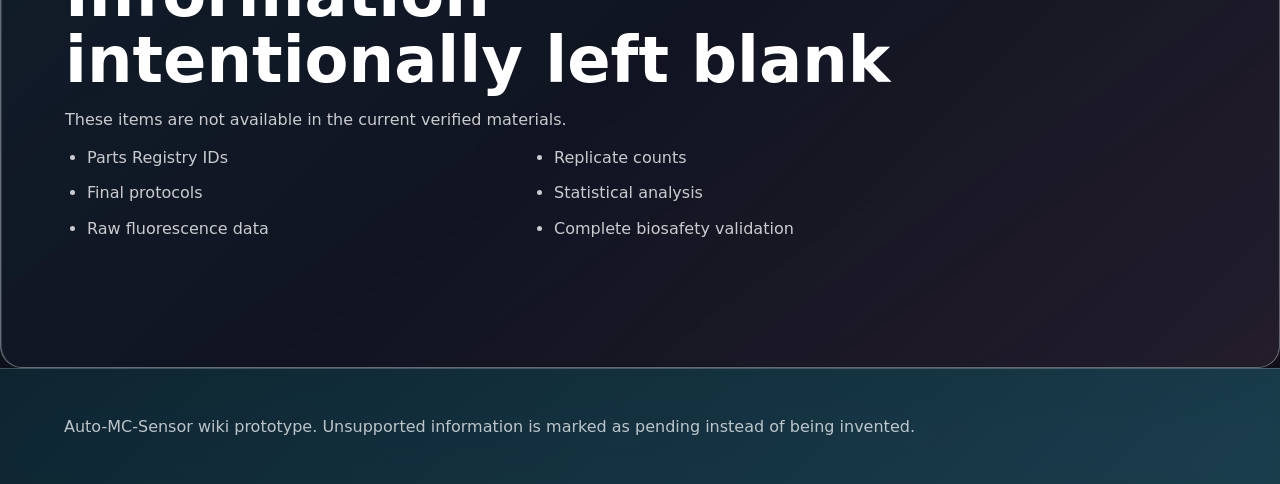
<file: engineering/index.html>
﻿<!doctype html>
<html lang="en">
<head>
  <meta charset="utf-8">
  <meta name="viewport" content="width=device-width, initial-scale=1">
  <title>Engineering | Auto-MC-Sensor</title>
  <link rel="stylesheet" href="../styles.css">
  <script src="../liquid-glass.js" defer></script>
</head>
<body>
  <nav class="topbar"><a class="brand" href="../index.html"><img class="brand-logo" src="../assets/art/LOGO%E6%B7%B1%E8%89%B2%E7%89%88_%E9%80%82%E7%94%A8%E4%BA%8E%E6%B5%85%E8%89%B2%E8%83%8C%E6%99%AF_01.png" alt="Auto-MC-Sensor logo"></a><div class="navlinks"><div class="nav-group"><a class="nav-parent " href="../index.html">Project</a><div class="nav-menu"><a class="" href="../index.html">Home</a><a class="" href="../description/index.html">Description</a><a class="" href="../results/index.html">Results</a><a class="" href="../contribution/index.html">Contribution</a></div></div><div class="nav-group"><a class="nav-parent active" href="../engineering/index.html">Wet Lab</a><div class="nav-menu"><a class="active" href="../engineering/index.html">Engineering</a><a class="" href="../safety/index.html">Safety</a><a class="" href="../parts/index.html">Parts</a></div></div><div class="nav-group"><a class="nav-parent " href="../model/index.html">Dry Lab</a><div class="nav-menu"><a class="" href="../model/index.html">Model</a></div></div><div class="nav-group"><a class="nav-parent " href="../hardware/index.html">Hardware</a><div class="nav-menu"><a class="" href="../hardware/index.html">Hardware</a></div></div><div class="nav-group"><a class="nav-parent " href="../human-practices/index.html">Human Practices</a><div class="nav-menu"><a class="" href="../human-practices/index.html">Human Practices</a><a class="" href="../art/index.html">Art</a></div></div><div class="nav-group"><a class="nav-parent " href="../team/index.html">Team</a><div class="nav-menu"><a class="" href="../team/index.html">Team</a><a class="" href="../notebook/index.html">Notebook</a><a class="" href="../attributions/index.html">Attributions</a></div></div></div></nav>
  <main>
<header class="page-hero"><p class="eyebrow">Engineering</p><h1>Wet-lab sensor architecture</h1><p>The engineering page is organized around sensing, normalization, amplification, and biosafety, matching the structure of the supplied project material.</p></header>
<section class="section compact"><div class="toc"><a href="#sensing">Sensing</a><a href="#start">START Riboswitch</a><a href="#validation">Validation</a><a href="#reference">Reference</a><a href="#amplification">Amplification</a><a href="#biosafety">Biosafety</a></div></section>
<section class="section" id="sensing">
  <div class="section-head">
    <p class="eyebrow">Target sensing</p>
    <h2>Multiple sensing routes are explored before the final device is fixed.</h2>
    <p>The wet-lab material describes promoter-based sensing and a START riboswitch route. This wiki keeps them as engineering candidates until the team supplies final selection evidence.</p>
  </div>
  <div class="grid three">
    <article class="card"><p class="tag">Route A</p><h3>P_mlrA promoter</h3><p>A natural inducible promoter route is described through construction of a P_mlrA-sfGFP recombinant plasmid in E. coli DH5α.</p></article>
    <article class="card"><p class="tag">Route B</p><h3>P_mcyA/D promoter</h3><p>A second inducible promoter route is described through construction of a P_mcyA/D-sfGFP recombinant plasmid.</p></article>
    <article class="card"><p class="tag">Route C</p><h3>RNA-based trigger</h3><p>The START system uses an aptamer-linked trigger RNA and a toehold switch to connect MC-LR recognition with sfGFP expression.</p></article>
  </div>
</section>
<section class="section media-feature" id="start"><img src="../assets/ppt-media/image21.png" alt="START links molecule recognition to translation control"><div><p class="eyebrow">Design</p><h2>START links molecule recognition to translation control</h2><p>The riboswitch design is described as a synthetic trans-acting system. In the off state, the toehold switch sequesters the ribosome-binding site and start codon, suppressing reporter translation.</p><p>When the designed trigger is available, it can bind the switch and expose the translation initiation region. The project adapts this logic by placing an MC-LR aptamer core inside an apta-trigger RNA.</p></div></section>
<section class="section">
  <div class="grid four">
    <article class="card"><p class="tag">Construct</p><h3>Switch plasmid</h3><p>The material names a pColADuet2-based construct carrying a toehold switch and sfGFP reporter.</p></article>
    <article class="card"><p class="tag">Construct</p><h3>Trigger plasmid</h3><p>The trigger RNA is described under a constitutive promoter, with trigger arms and an aptamer core.</p></article>
    <article class="card"><p class="tag">Build</p><h3>Cloning strategy</h3><p>BsaI cloning is shown in the construction workflow for the apta-trigger sequence.</p></article>
    <article class="card"><p class="tag">Chassis</p><h3>Host context</h3><p>The material lists bacterial host strains for testing the response modules.</p></article>
  </div>
</section>
<section class="section media-feature reverse" id="validation"><img src="../assets/ppt-media/image30.png" alt="Fluorescence observation is the main visible output"><div><p class="eyebrow">Testing</p><h2>Fluorescence observation is the main visible output</h2><p>Validation material includes fluorescence observation and intensity assay images. The final page should later include raw data, replicate information, normalization, and statistical treatment.</p><p>Current generated text reports only the existence of the validation workflow, not a final performance claim.</p></div></section>
<section class="section" id="reference">
  <div class="section-head">
    <p class="eyebrow">Internal reference</p>
    <h2>TurboRFP is used to normalize the green signal.</h2>
    <p>The source material describes an internal reference module based on TurboRFP. This can reduce ambiguity when cell number, expression state, or culture conditions shift the absolute fluorescence intensity.</p>
  </div>
  <div class="image-row">
    <figure class="figure"><img src="../assets/ppt-media/image31.png" alt="Growth curve evidence"><figcaption>Growth curve material</figcaption></figure>
    <figure class="figure"><img src="../assets/ppt-media/image38.png" alt="TurboRFP internal reference material"><figcaption>Internal reference module</figcaption></figure>
  </div>
</section>
<section class="section media-feature" id="amplification"><img src="../assets/ppt-media/image39.jpeg" alt="Lux circuitry is introduced as signal amplification"><div><p class="eyebrow">Amplification</p><h2>Lux circuitry is introduced as signal amplification</h2><p>The supplied material describes LuxI producing AHL, diffusion of AHL, LuxR-AHL activation of Plux, and reporter expression. It also presents a positive-feedback route through luxI.</p><p>A final wiki page should separate design rationale from measured amplification performance once complete data are available.</p></div></section>
<section class="section media-feature reverse" id="biosafety"><img src="../assets/ppt-media/image40.png" alt="Biosafety is part of the system design"><div><p class="eyebrow">Safety</p><h2>Biosafety is part of the system design</h2><p>The biosafety material combines a YF1-FixJ light-regulated switch with a DAP auxotrophy concept. This positions containment as a design requirement, especially because the proposed hardware touches environmental monitoring.</p><p>The current page intentionally avoids claiming environmental release readiness. Field deployment would require much deeper safety validation and regulatory review.</p></div></section>
<section class="section pending"><p class="eyebrow">Content pending</p><h2>Information intentionally left blank</h2><p>These items are not available in the current verified materials.</p><ul><li>Parts Registry IDs</li><li>Final protocols</li><li>Raw fluorescence data</li><li>Replicate counts</li><li>Statistical analysis</li><li>Complete biosafety validation</li></ul></section>
</main>
  <footer>
    <p>Auto-MC-Sensor wiki prototype. Unsupported information is marked as pending instead of being invented.</p>
  </footer>
</body>
</html>
</file>
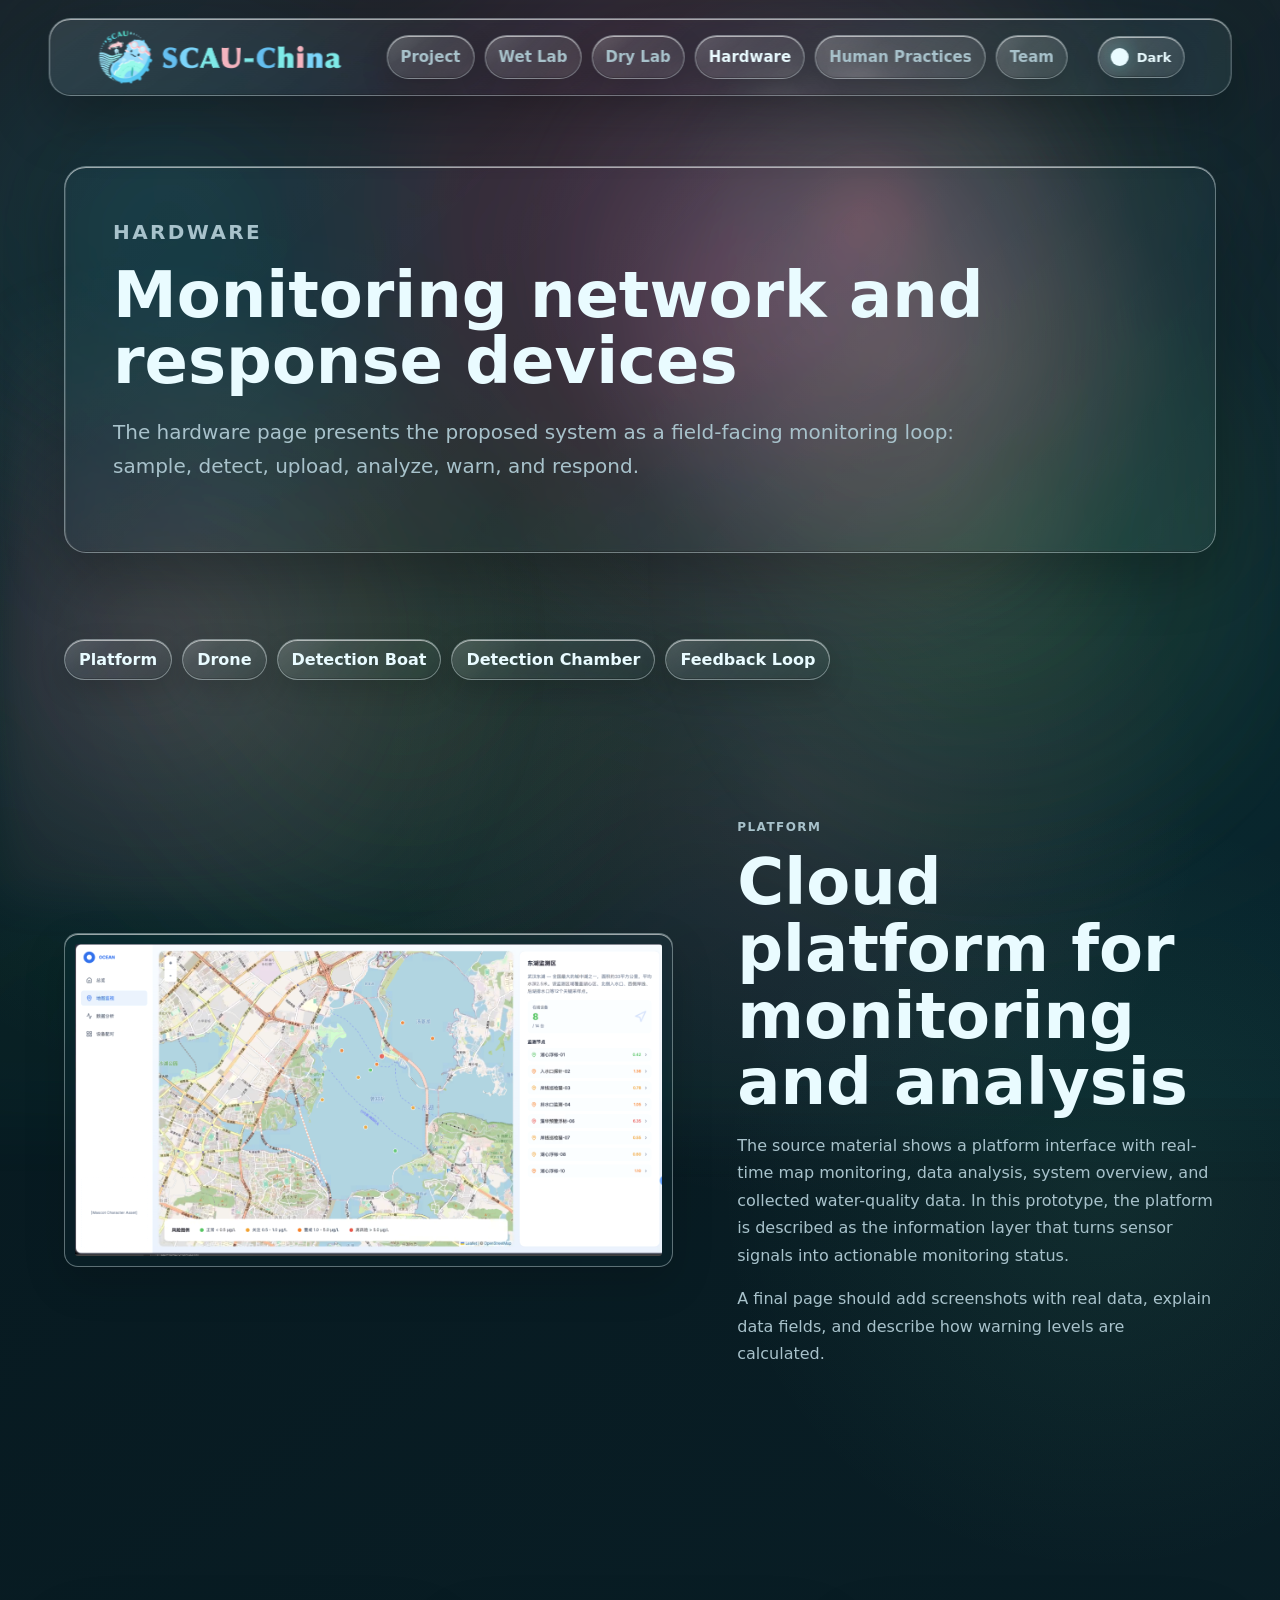
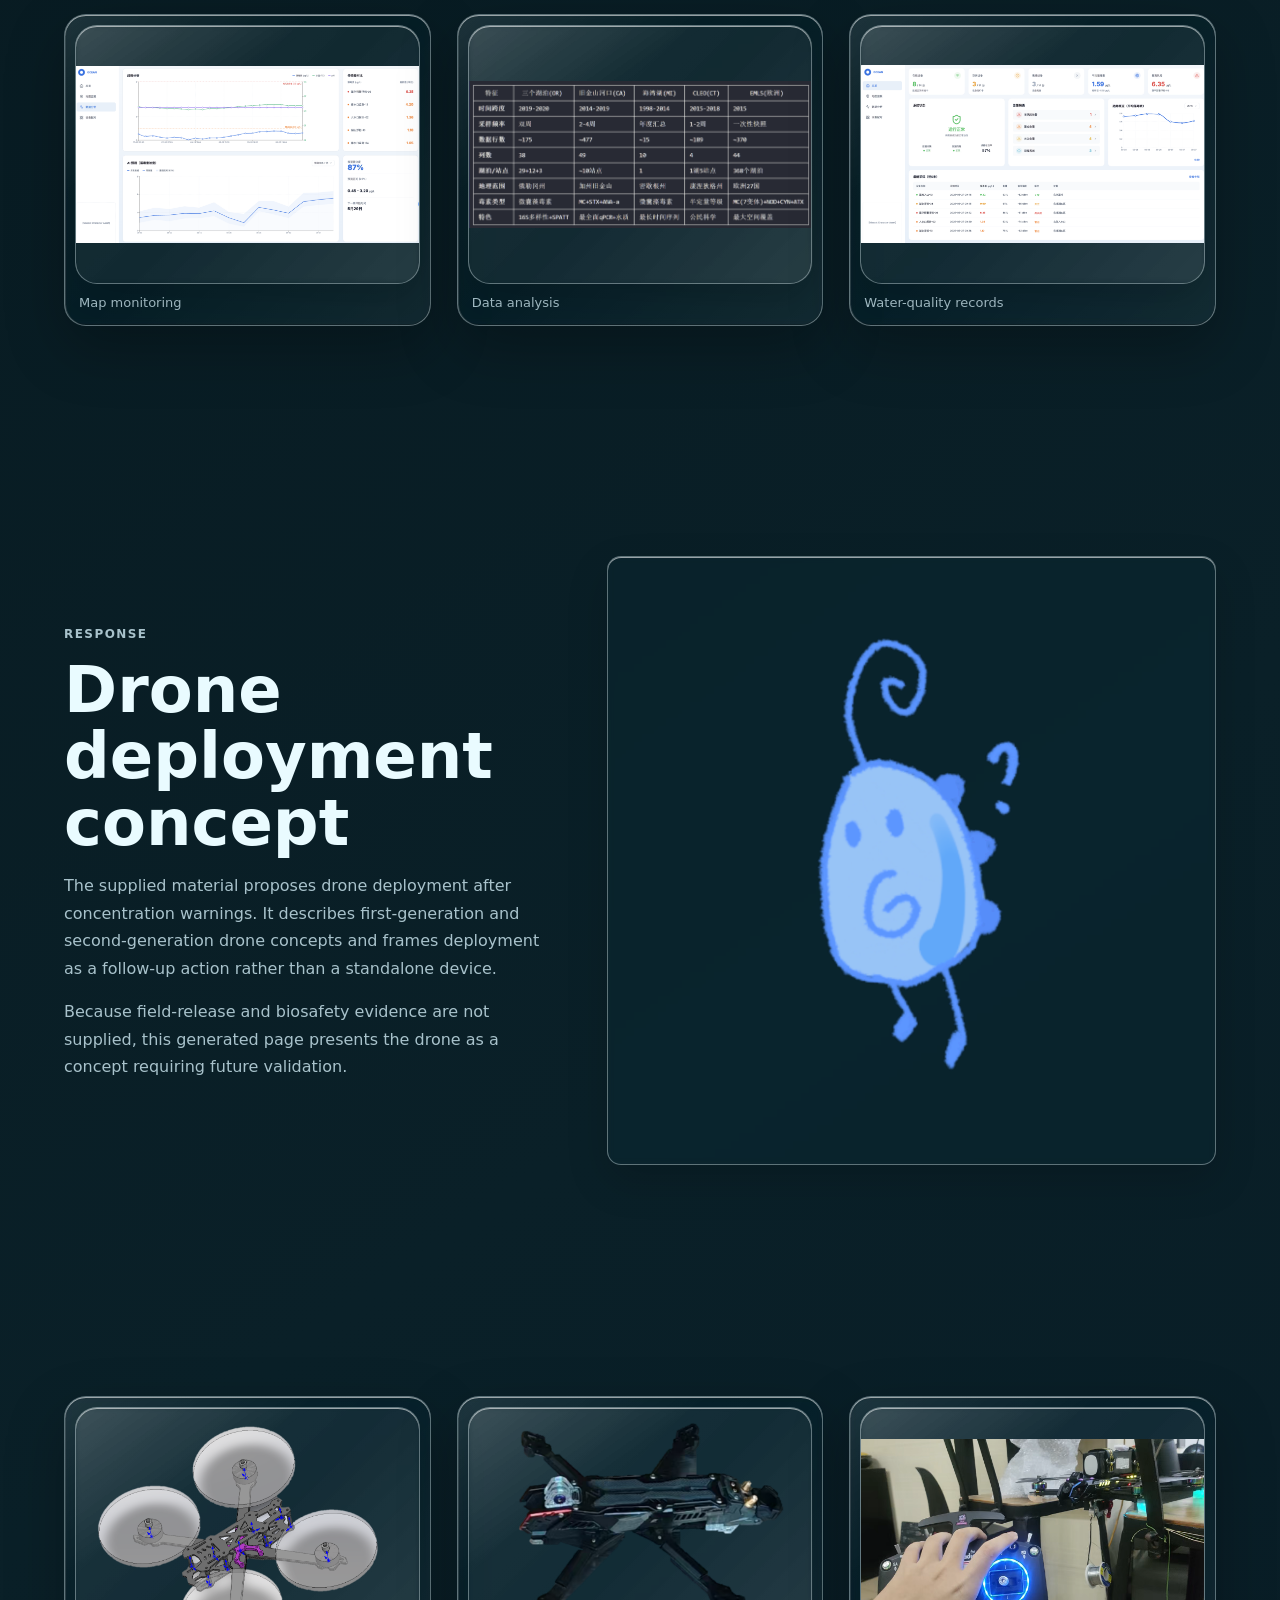
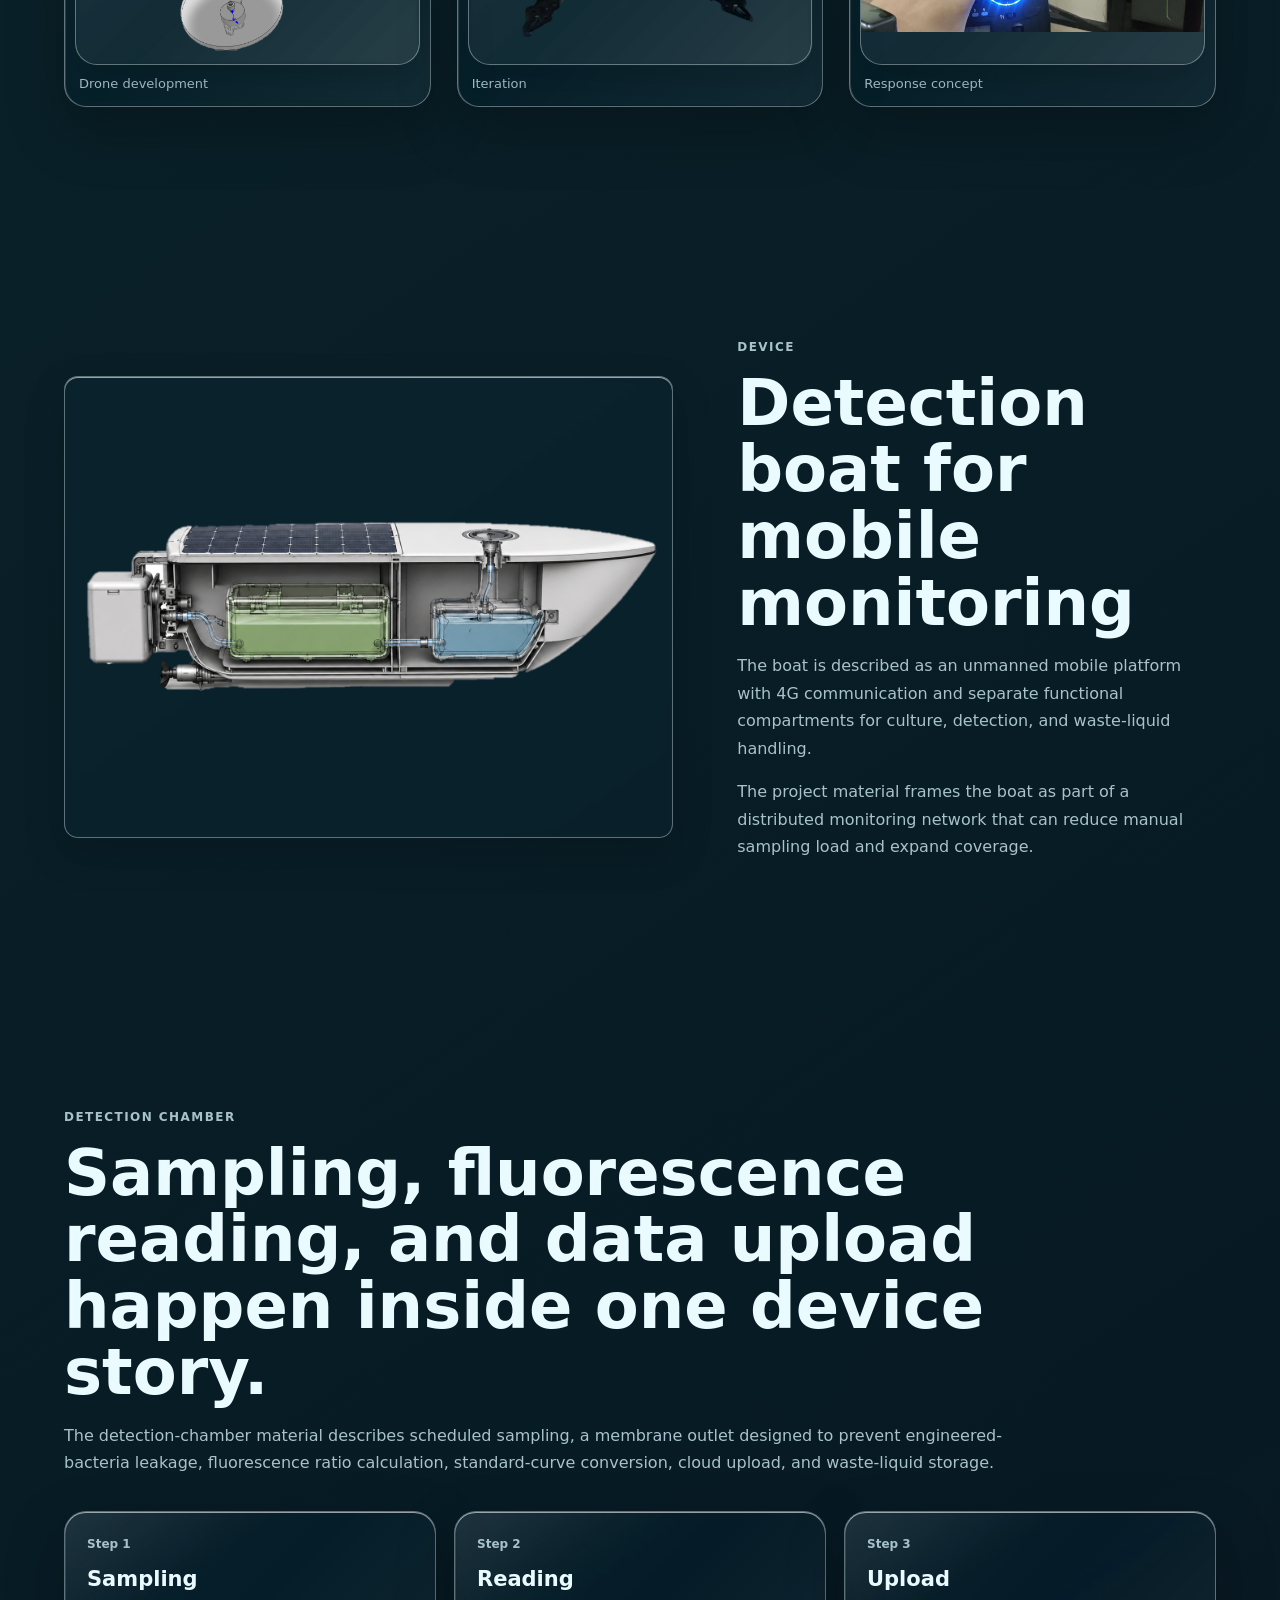
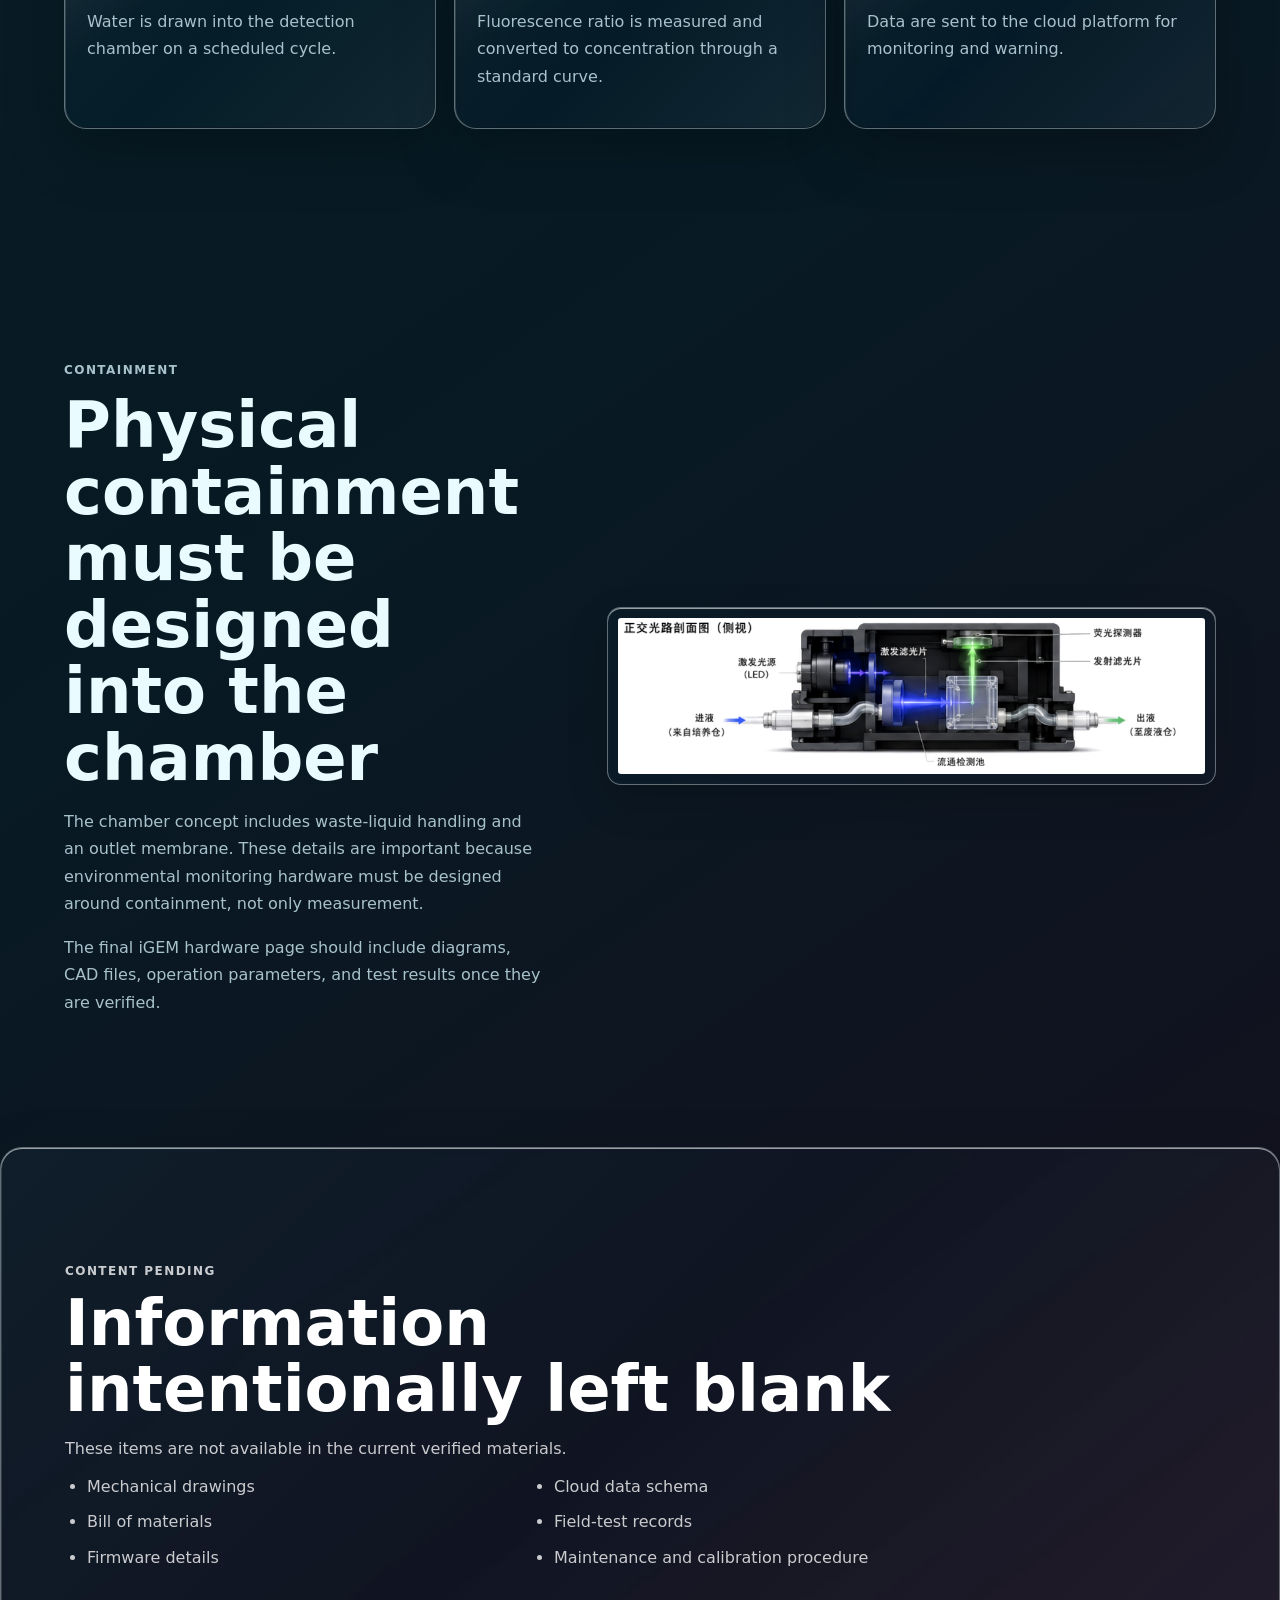
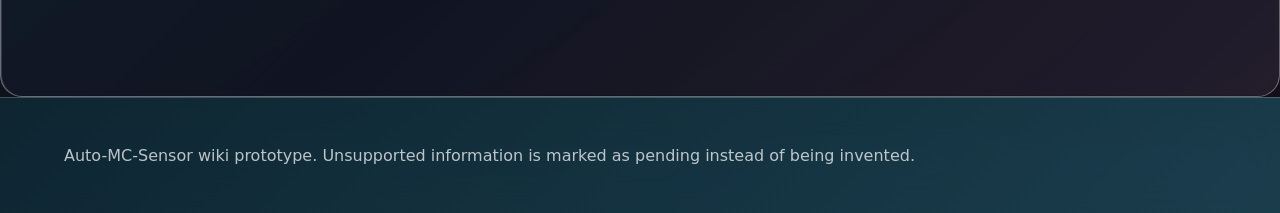
<file: hardware/index.html>
﻿<!doctype html>
<html lang="en">
<head>
  <meta charset="utf-8">
  <meta name="viewport" content="width=device-width, initial-scale=1">
  <title>Hardware | Auto-MC-Sensor</title>
  <link rel="stylesheet" href="../styles.css">
  <script src="../liquid-glass.js" defer></script>
</head>
<body>
  <nav class="topbar"><a class="brand" href="../index.html"><img class="brand-logo" src="../assets/art/LOGO%E6%B7%B1%E8%89%B2%E7%89%88_%E9%80%82%E7%94%A8%E4%BA%8E%E6%B5%85%E8%89%B2%E8%83%8C%E6%99%AF_01.png" alt="Auto-MC-Sensor logo"></a><div class="navlinks"><div class="nav-group"><a class="nav-parent " href="../index.html">Project</a><div class="nav-menu"><a class="" href="../index.html">Home</a><a class="" href="../description/index.html">Description</a><a class="" href="../results/index.html">Results</a><a class="" href="../contribution/index.html">Contribution</a></div></div><div class="nav-group"><a class="nav-parent " href="../engineering/index.html">Wet Lab</a><div class="nav-menu"><a class="" href="../engineering/index.html">Engineering</a><a class="" href="../safety/index.html">Safety</a><a class="" href="../parts/index.html">Parts</a></div></div><div class="nav-group"><a class="nav-parent " href="../model/index.html">Dry Lab</a><div class="nav-menu"><a class="" href="../model/index.html">Model</a></div></div><div class="nav-group"><a class="nav-parent active" href="../hardware/index.html">Hardware</a><div class="nav-menu"><a class="active" href="../hardware/index.html">Hardware</a></div></div><div class="nav-group"><a class="nav-parent " href="../human-practices/index.html">Human Practices</a><div class="nav-menu"><a class="" href="../human-practices/index.html">Human Practices</a><a class="" href="../art/index.html">Art</a></div></div><div class="nav-group"><a class="nav-parent " href="../team/index.html">Team</a><div class="nav-menu"><a class="" href="../team/index.html">Team</a><a class="" href="../notebook/index.html">Notebook</a><a class="" href="../attributions/index.html">Attributions</a></div></div></div></nav>
  <main>
<header class="page-hero"><p class="eyebrow">Hardware</p><h1>Monitoring network and response devices</h1><p>The hardware page presents the proposed system as a field-facing monitoring loop: sample, detect, upload, analyze, warn, and respond.</p></header>
<section class="section compact"><div class="toc"><a href="#platform">Platform</a><a href="#drone">Drone</a><a href="#boat">Detection Boat</a><a href="#chamber">Detection Chamber</a><a href="#loop">Feedback Loop</a></div></section>
<section class="section media-feature" id="platform"><img src="../assets/ppt-media/image49.png" alt="Cloud platform for monitoring and analysis"><div><p class="eyebrow">Platform</p><h2>Cloud platform for monitoring and analysis</h2><p>The source material shows a platform interface with real-time map monitoring, data analysis, system overview, and collected water-quality data. In this prototype, the platform is described as the information layer that turns sensor signals into actionable monitoring status.</p><p>A final page should add screenshots with real data, explain data fields, and describe how warning levels are calculated.</p></div></section>
<section class="section">
  <div class="image-row">
    <figure class="figure"><img src="../assets/ppt-media/image50.png" alt="Real-time monitoring view"><figcaption>Map monitoring</figcaption></figure>
    <figure class="figure"><img src="../assets/ppt-media/image51.png" alt="Data analysis view"><figcaption>Data analysis</figcaption></figure>
    <figure class="figure"><img src="../assets/ppt-media/image52.png" alt="Collected water data view"><figcaption>Water-quality records</figcaption></figure>
  </div>
</section>
<section class="section media-feature reverse" id="drone"><img src="../assets/ppt-media/image53.png" alt="Drone deployment concept"><div><p class="eyebrow">Response</p><h2>Drone deployment concept</h2><p>The supplied material proposes drone deployment after concentration warnings. It describes first-generation and second-generation drone concepts and frames deployment as a follow-up action rather than a standalone device.</p><p>Because field-release and biosafety evidence are not supplied, this generated page presents the drone as a concept requiring future validation.</p></div></section>
<section class="section">
  <div class="image-row">
    <figure class="figure"><img src="../assets/ppt-media/image55.png" alt="Drone concept image"><figcaption>Drone development</figcaption></figure>
    <figure class="figure"><img src="../assets/ppt-media/image57.png" alt="Second-generation drone material"><figcaption>Iteration</figcaption></figure>
    <figure class="figure"><img src="../assets/ppt-media/image59.png" alt="Deployment material"><figcaption>Response concept</figcaption></figure>
  </div>
</section>
<section class="section media-feature" id="boat"><img src="../assets/ppt-media/image60.png" alt="Detection boat for mobile monitoring"><div><p class="eyebrow">Device</p><h2>Detection boat for mobile monitoring</h2><p>The boat is described as an unmanned mobile platform with 4G communication and separate functional compartments for culture, detection, and waste-liquid handling.</p><p>The project material frames the boat as part of a distributed monitoring network that can reduce manual sampling load and expand coverage.</p></div></section>
<section class="section" id="chamber">
  <div class="section-head">
    <p class="eyebrow">Detection chamber</p>
    <h2>Sampling, fluorescence reading, and data upload happen inside one device story.</h2>
    <p>The detection-chamber material describes scheduled sampling, a membrane outlet designed to prevent engineered-bacteria leakage, fluorescence ratio calculation, standard-curve conversion, cloud upload, and waste-liquid storage.</p>
  </div>
  <div class="grid three">
    <article class="card"><p class="tag">Step 1</p><h3>Sampling</h3><p>Water is drawn into the detection chamber on a scheduled cycle.</p></article>
    <article class="card"><p class="tag">Step 2</p><h3>Reading</h3><p>Fluorescence ratio is measured and converted to concentration through a standard curve.</p></article>
    <article class="card"><p class="tag">Step 3</p><h3>Upload</h3><p>Data are sent to the cloud platform for monitoring and warning.</p></article>
  </div>
</section>
<section class="section media-feature reverse" id="loop"><img src="../assets/ppt-media/image66.png" alt="Physical containment must be designed into the chamber"><div><p class="eyebrow">Containment</p><h2>Physical containment must be designed into the chamber</h2><p>The chamber concept includes waste-liquid handling and an outlet membrane. These details are important because environmental monitoring hardware must be designed around containment, not only measurement.</p><p>The final iGEM hardware page should include diagrams, CAD files, operation parameters, and test results once they are verified.</p></div></section>
<section class="section pending"><p class="eyebrow">Content pending</p><h2>Information intentionally left blank</h2><p>These items are not available in the current verified materials.</p><ul><li>Mechanical drawings</li><li>Bill of materials</li><li>Firmware details</li><li>Cloud data schema</li><li>Field-test records</li><li>Maintenance and calibration procedure</li></ul></section>
</main>
  <footer>
    <p>Auto-MC-Sensor wiki prototype. Unsupported information is marked as pending instead of being invented.</p>
  </footer>
</body>
</html>
</file>
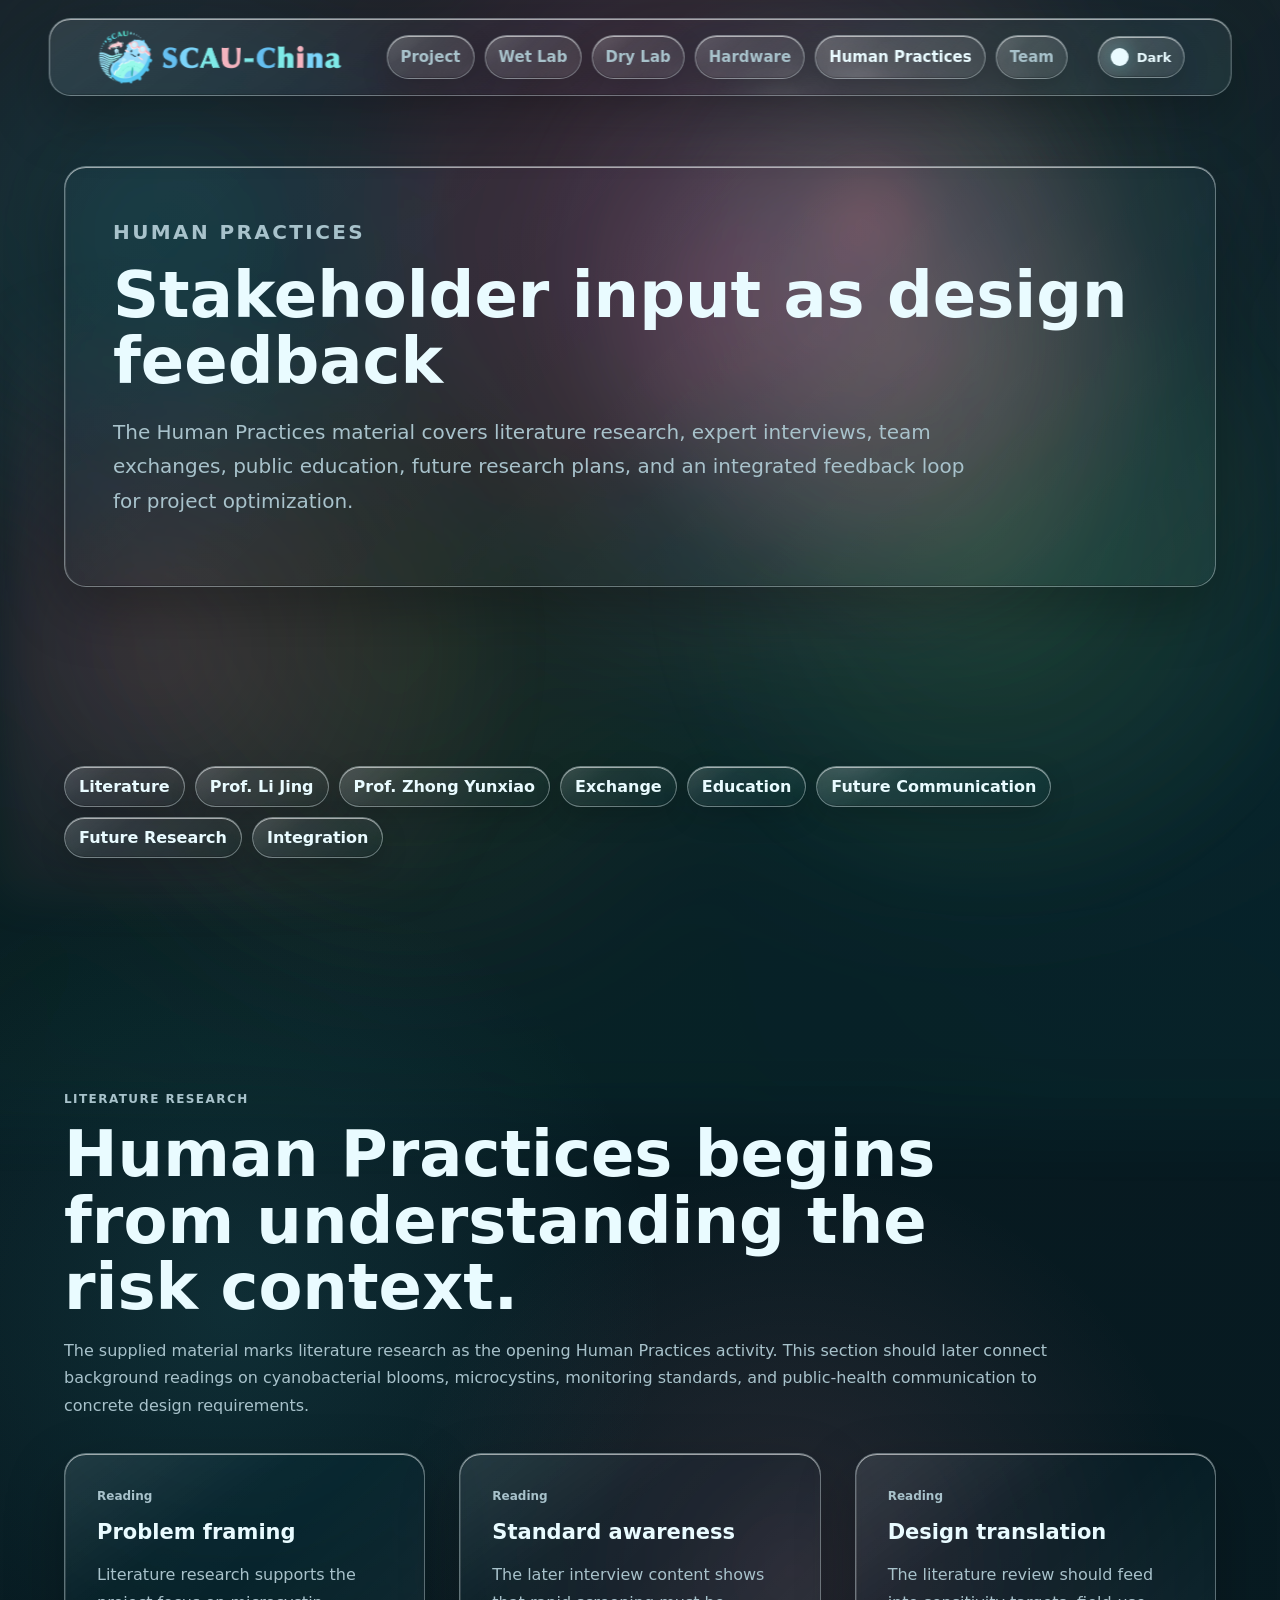
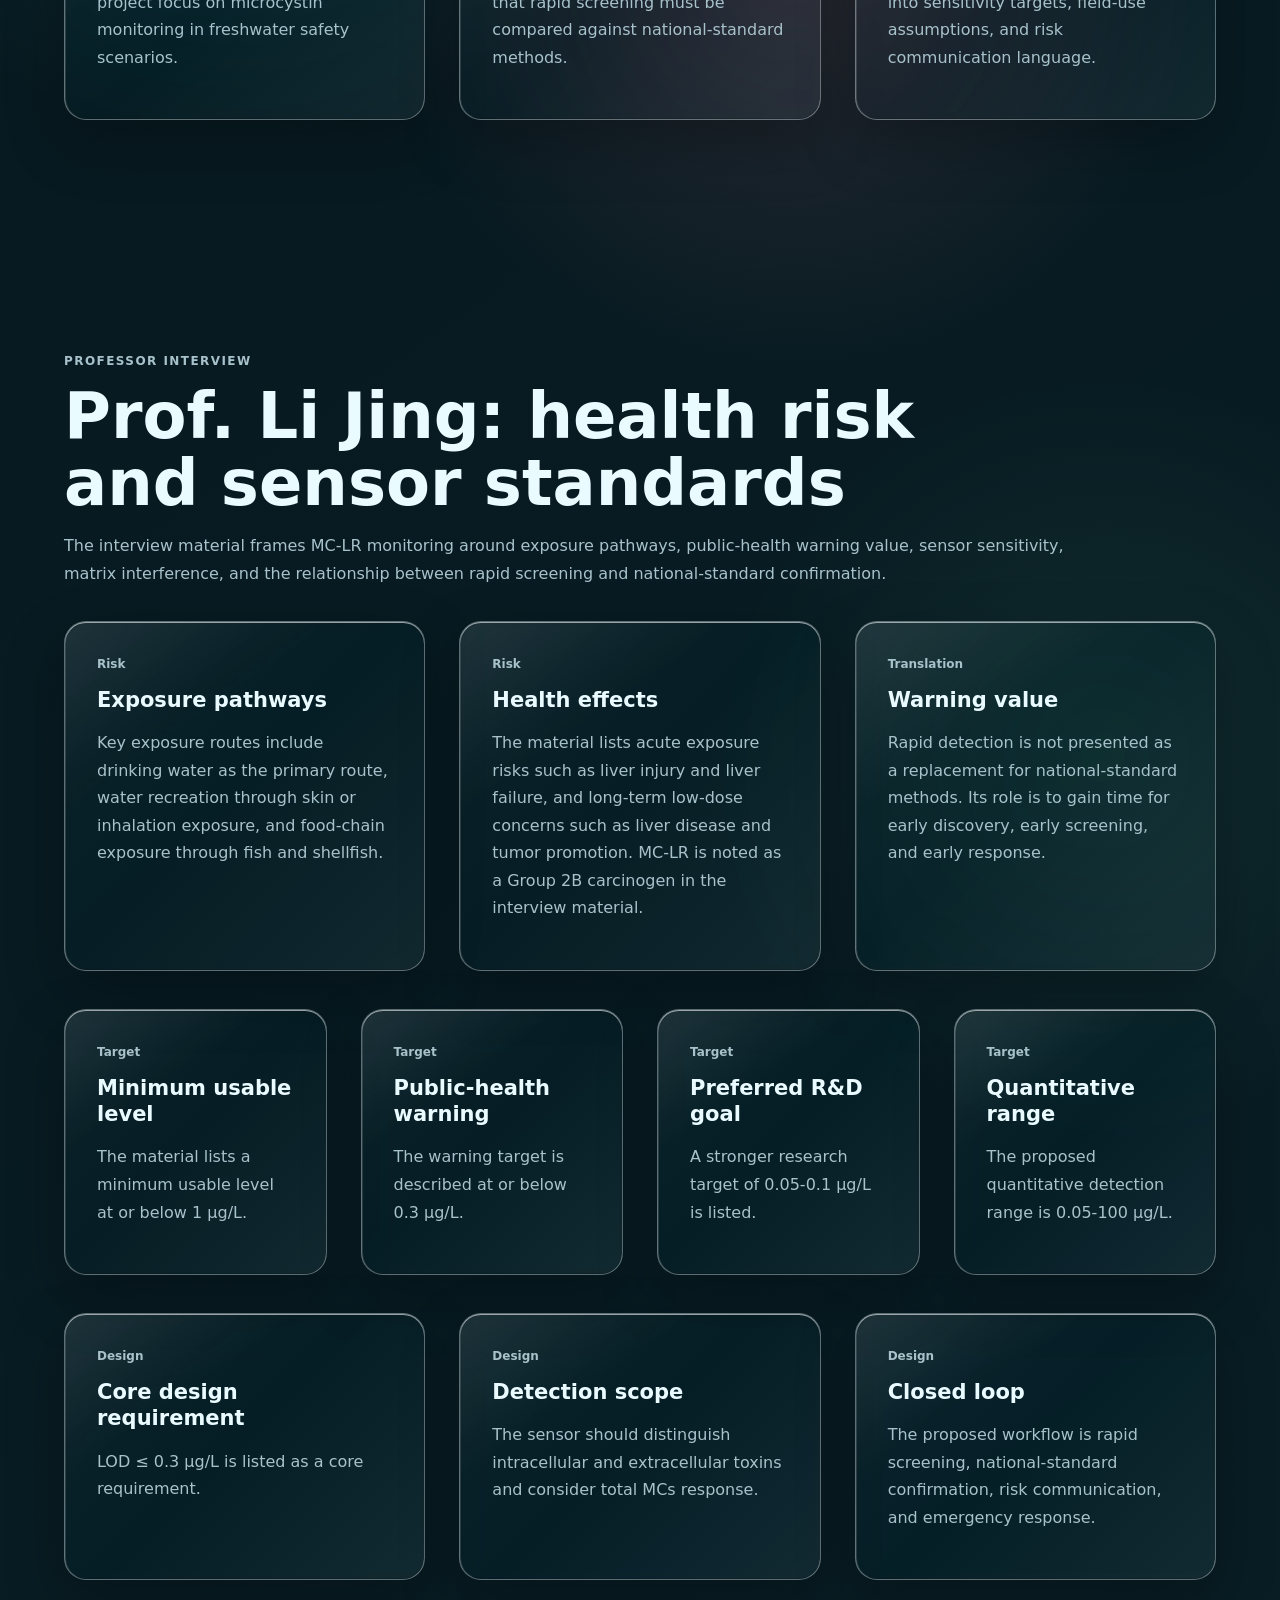
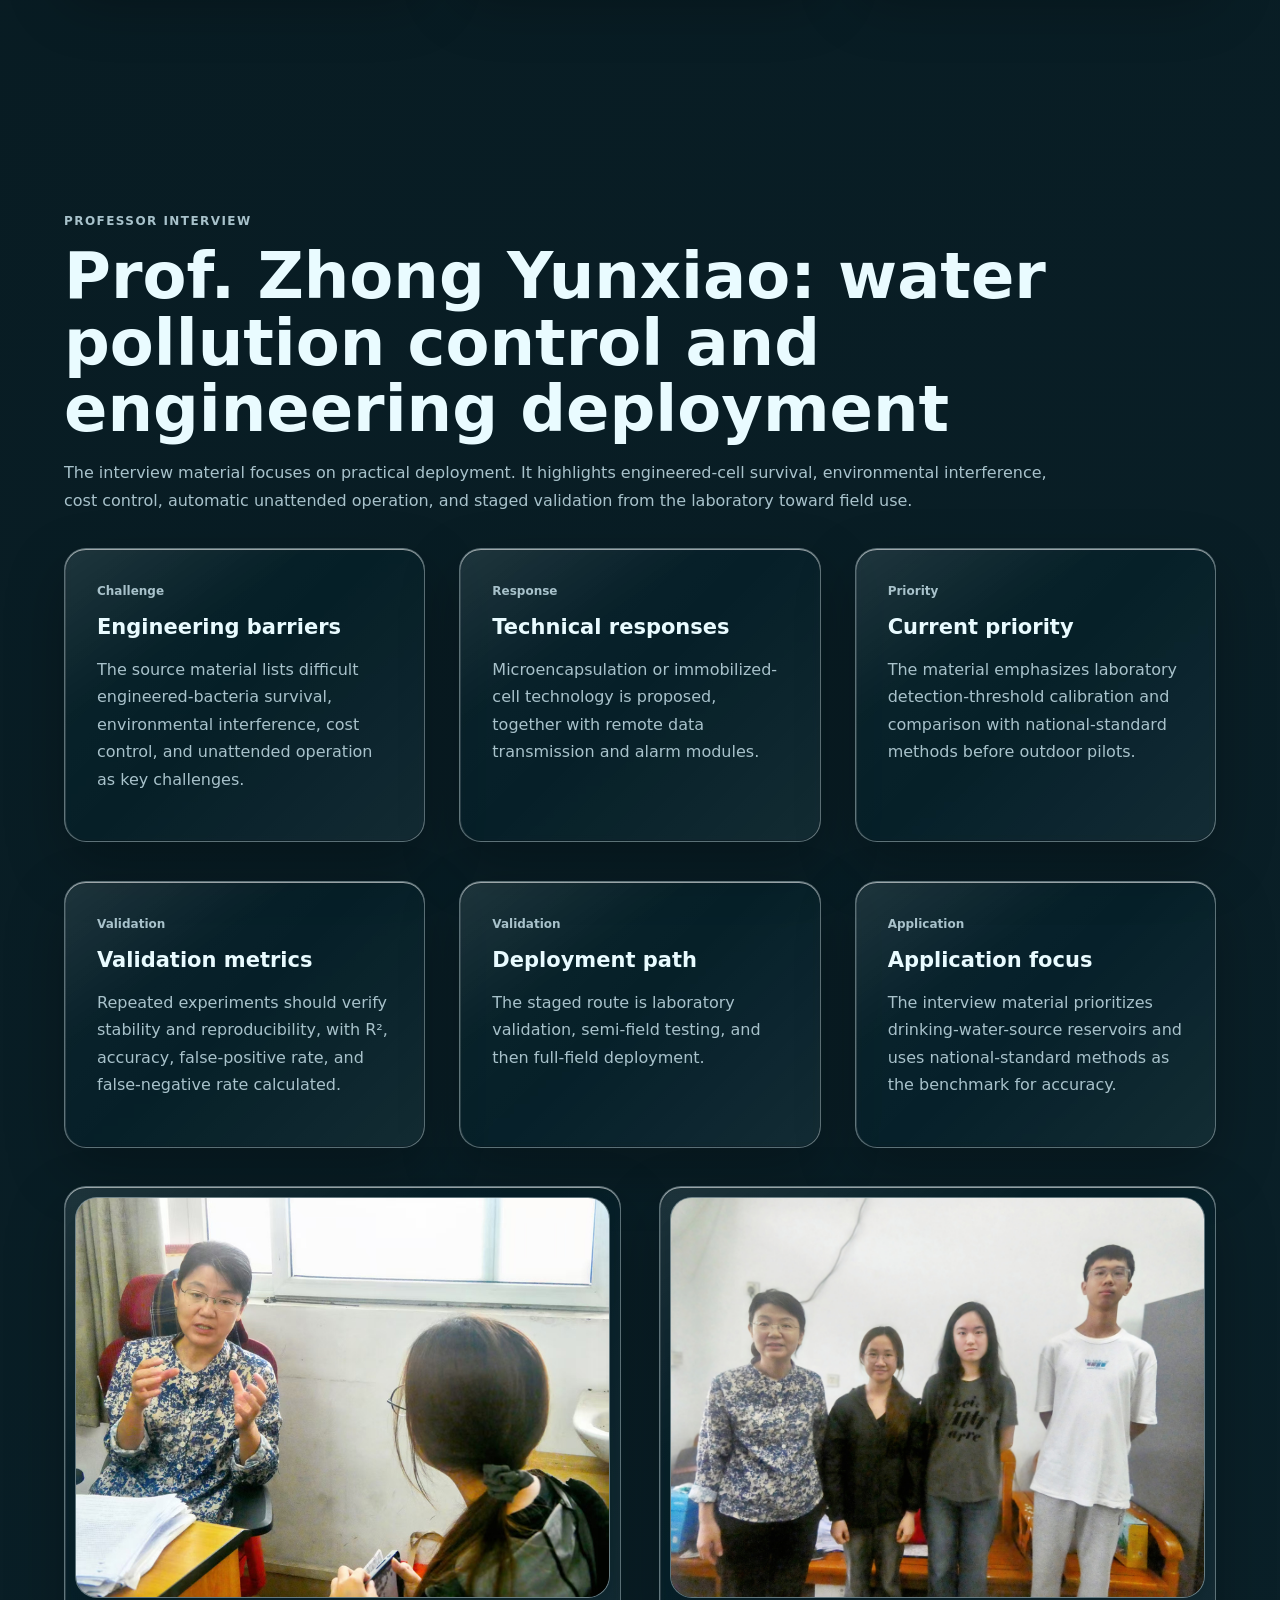
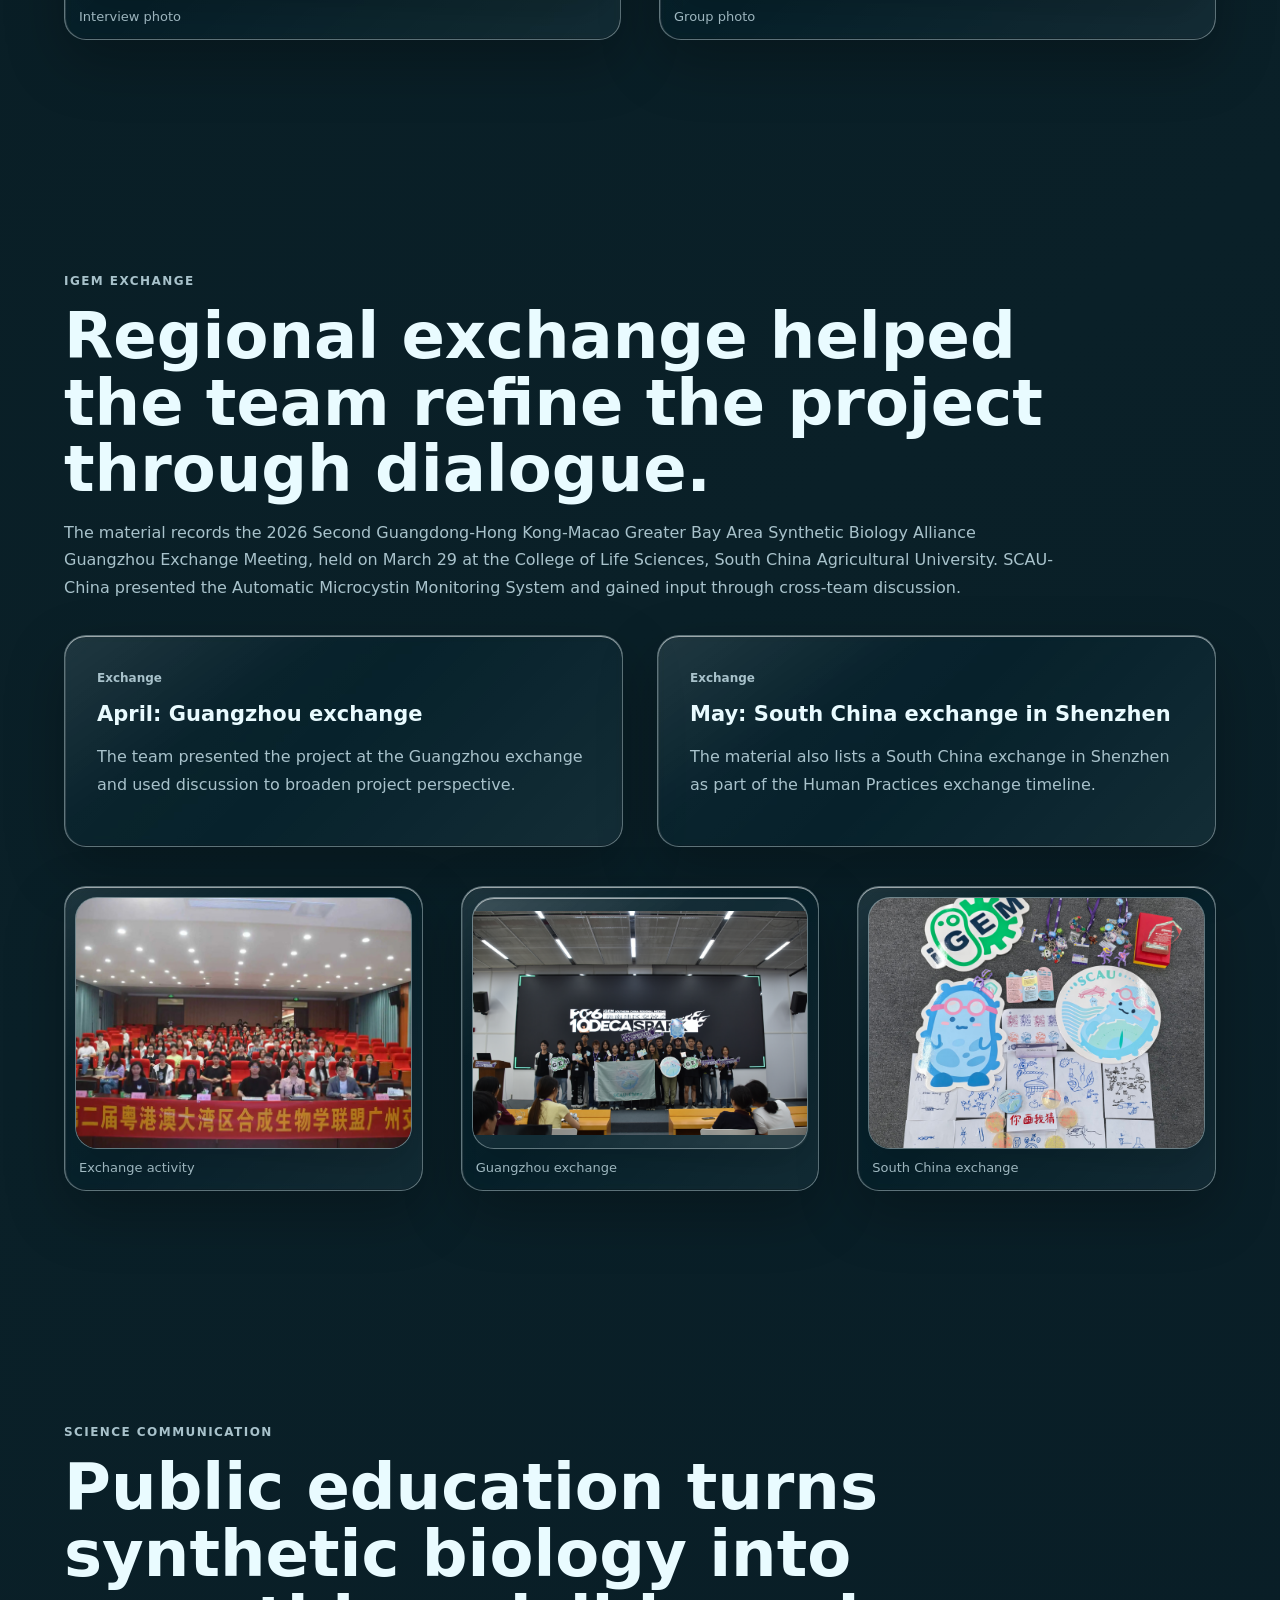
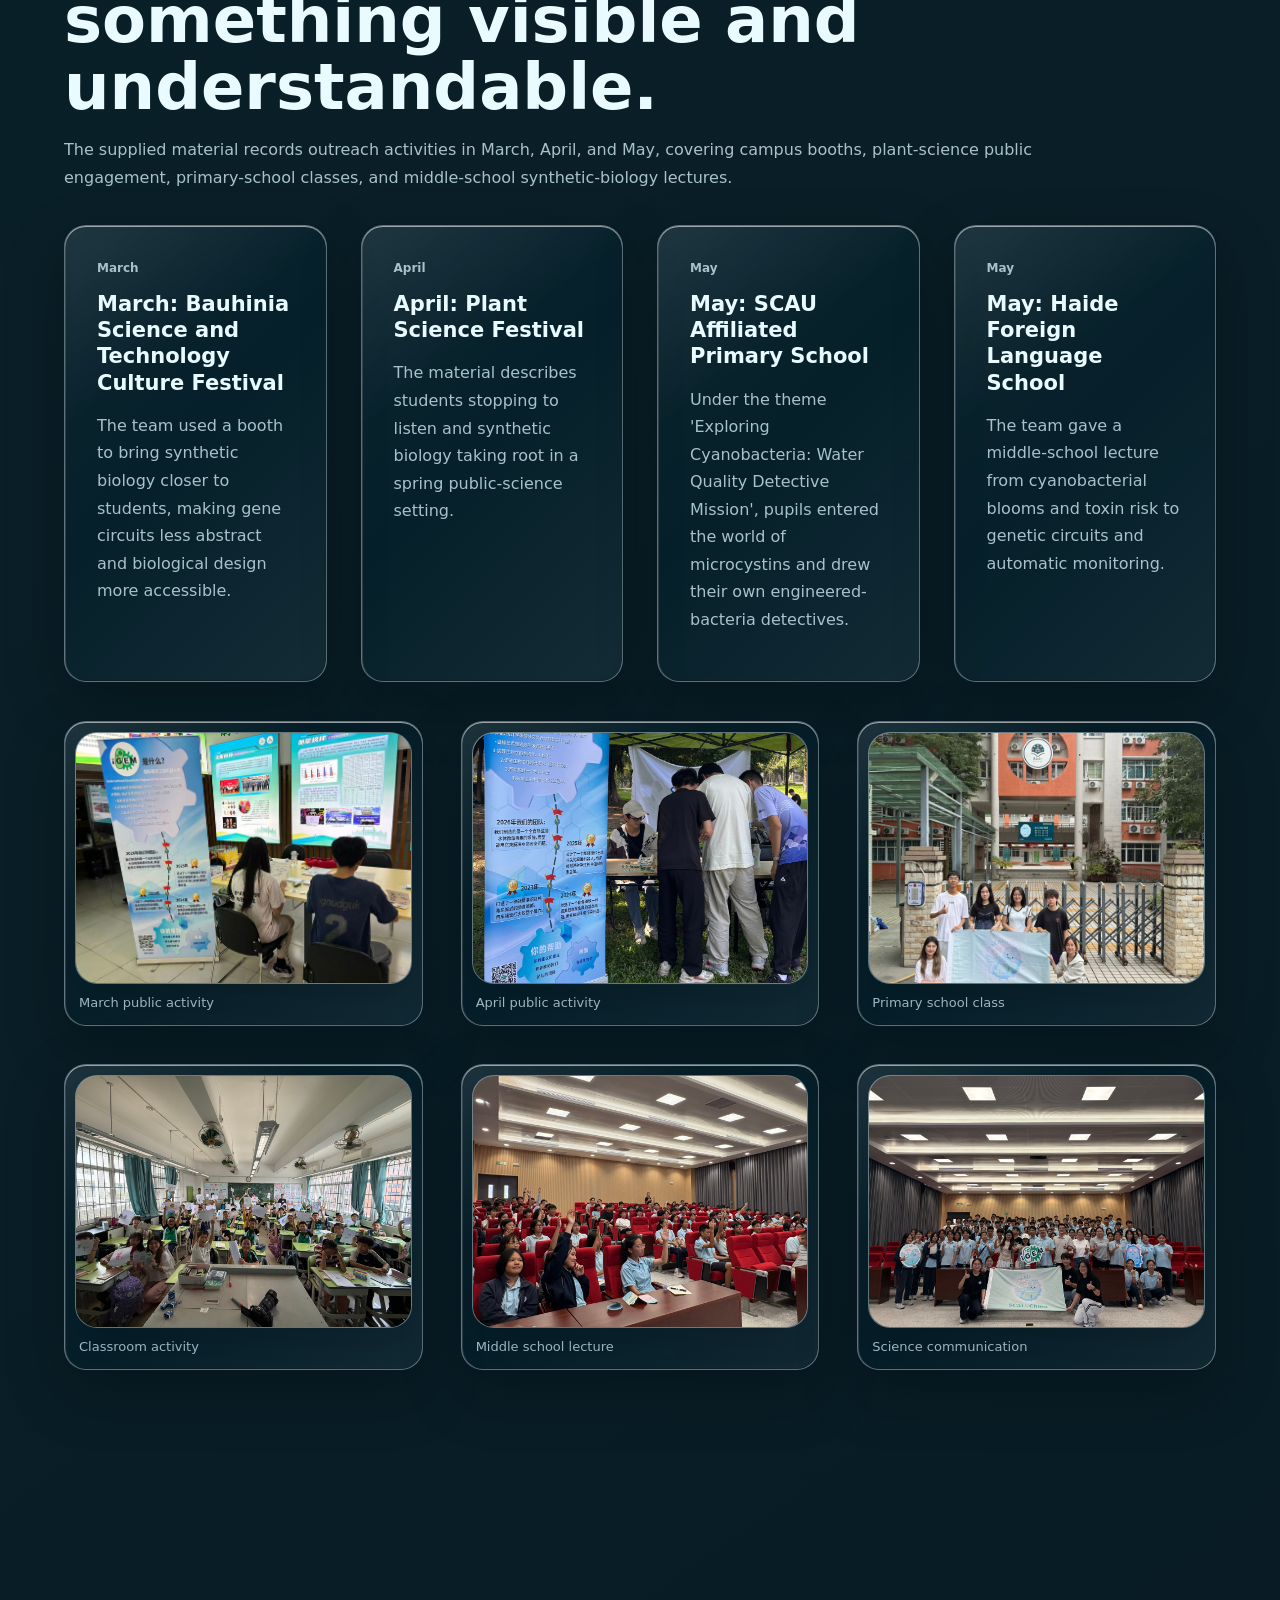
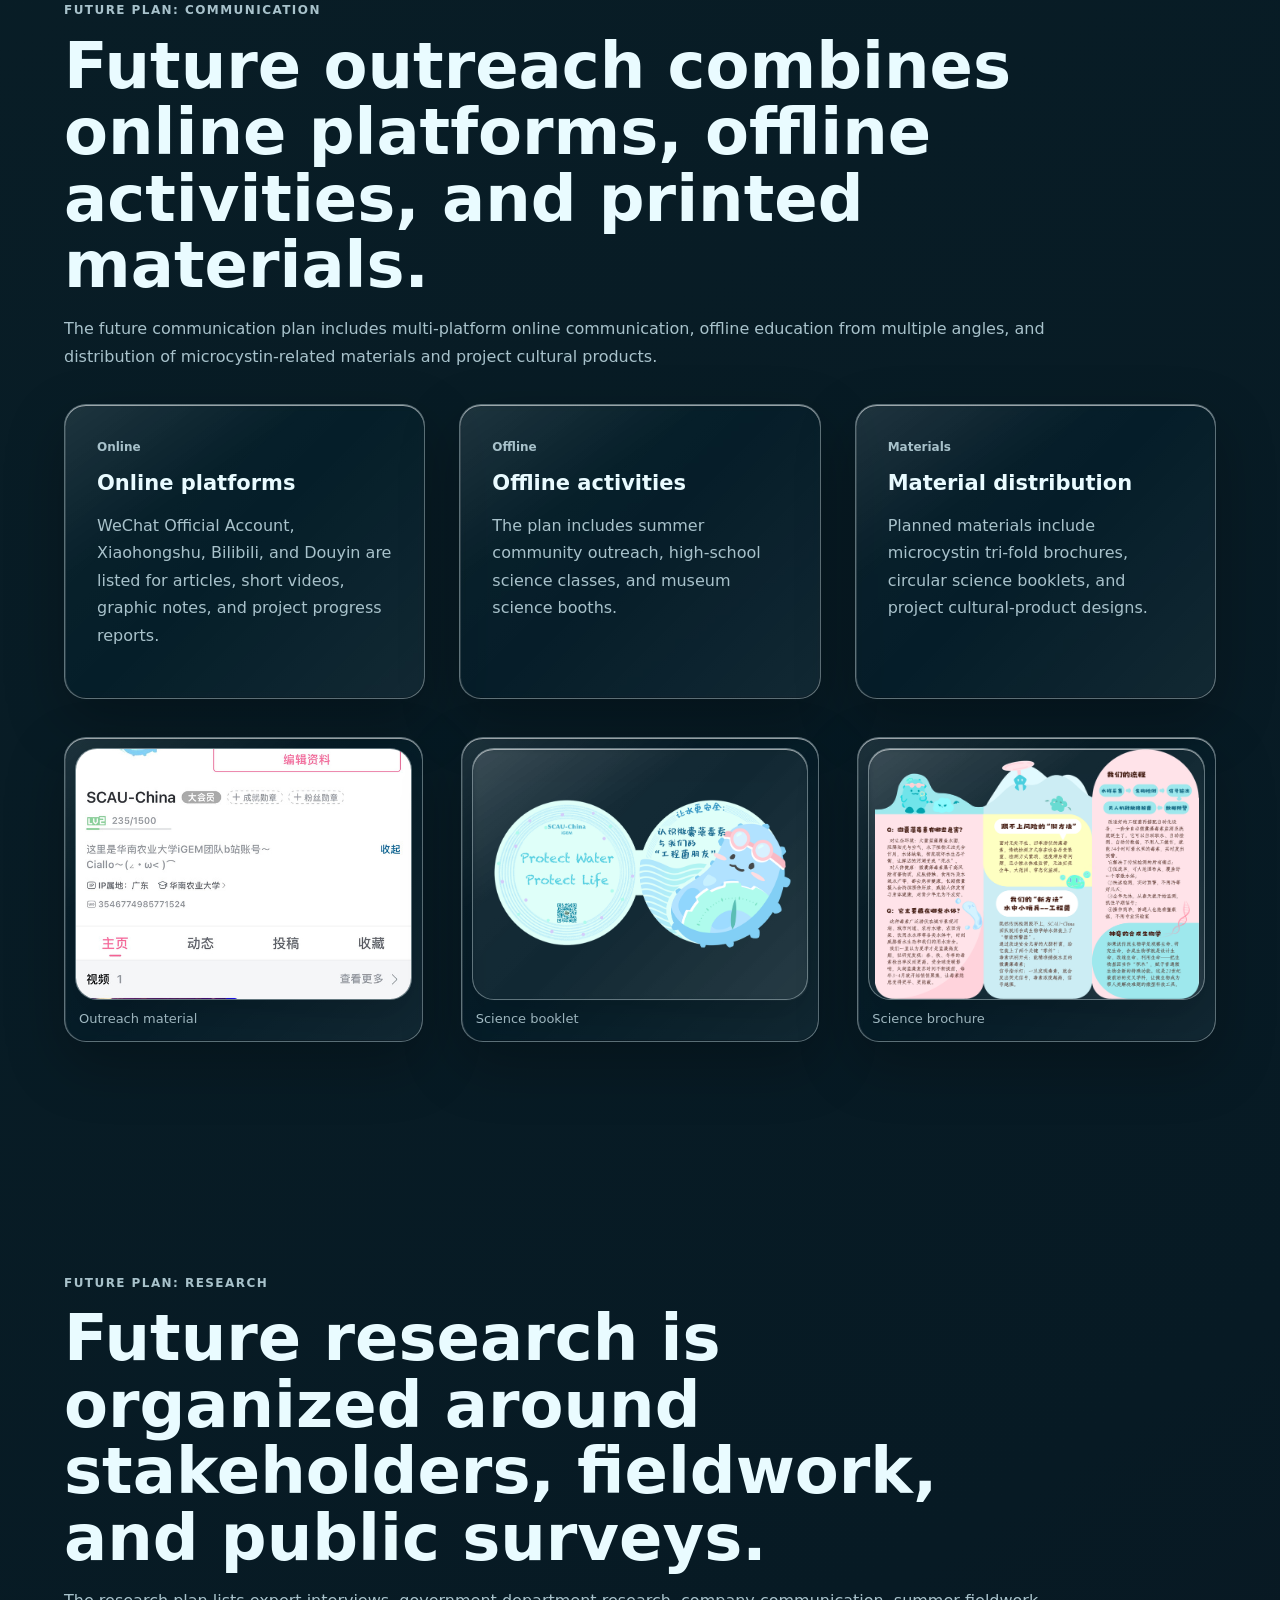
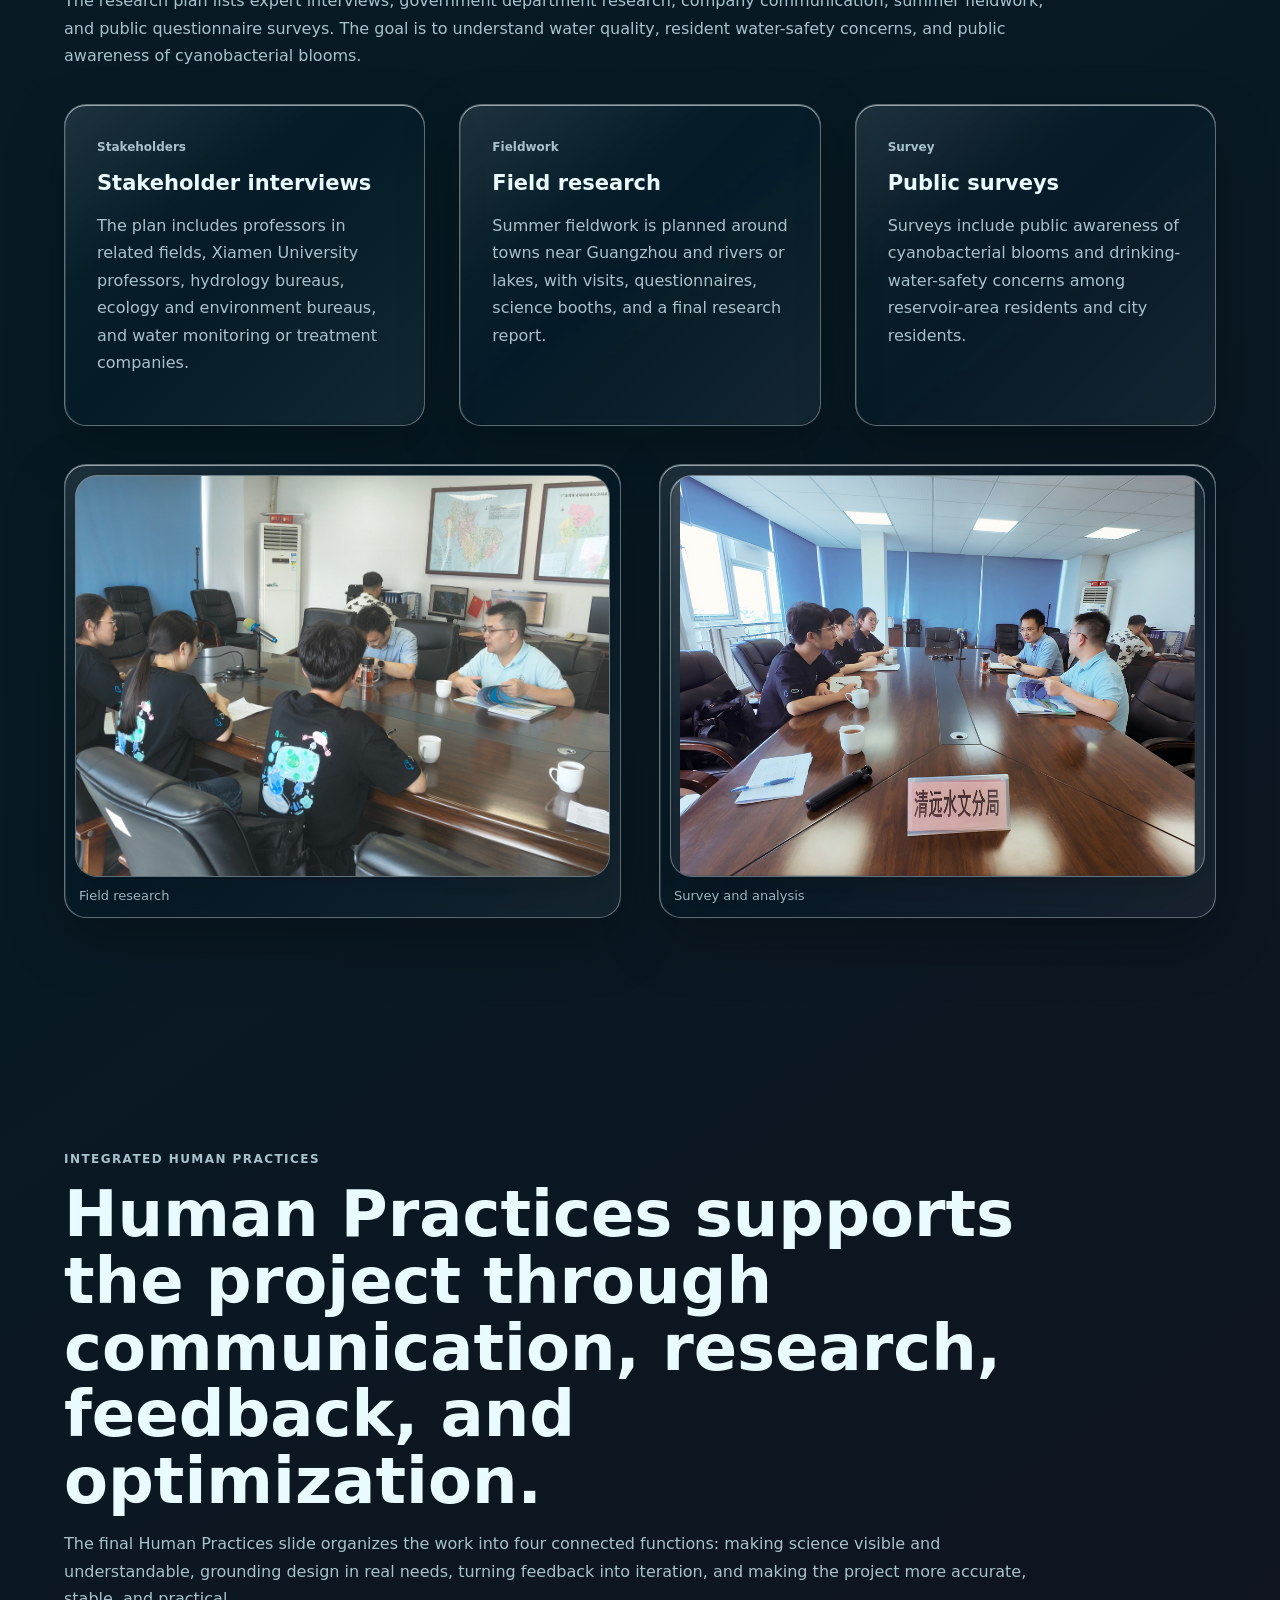
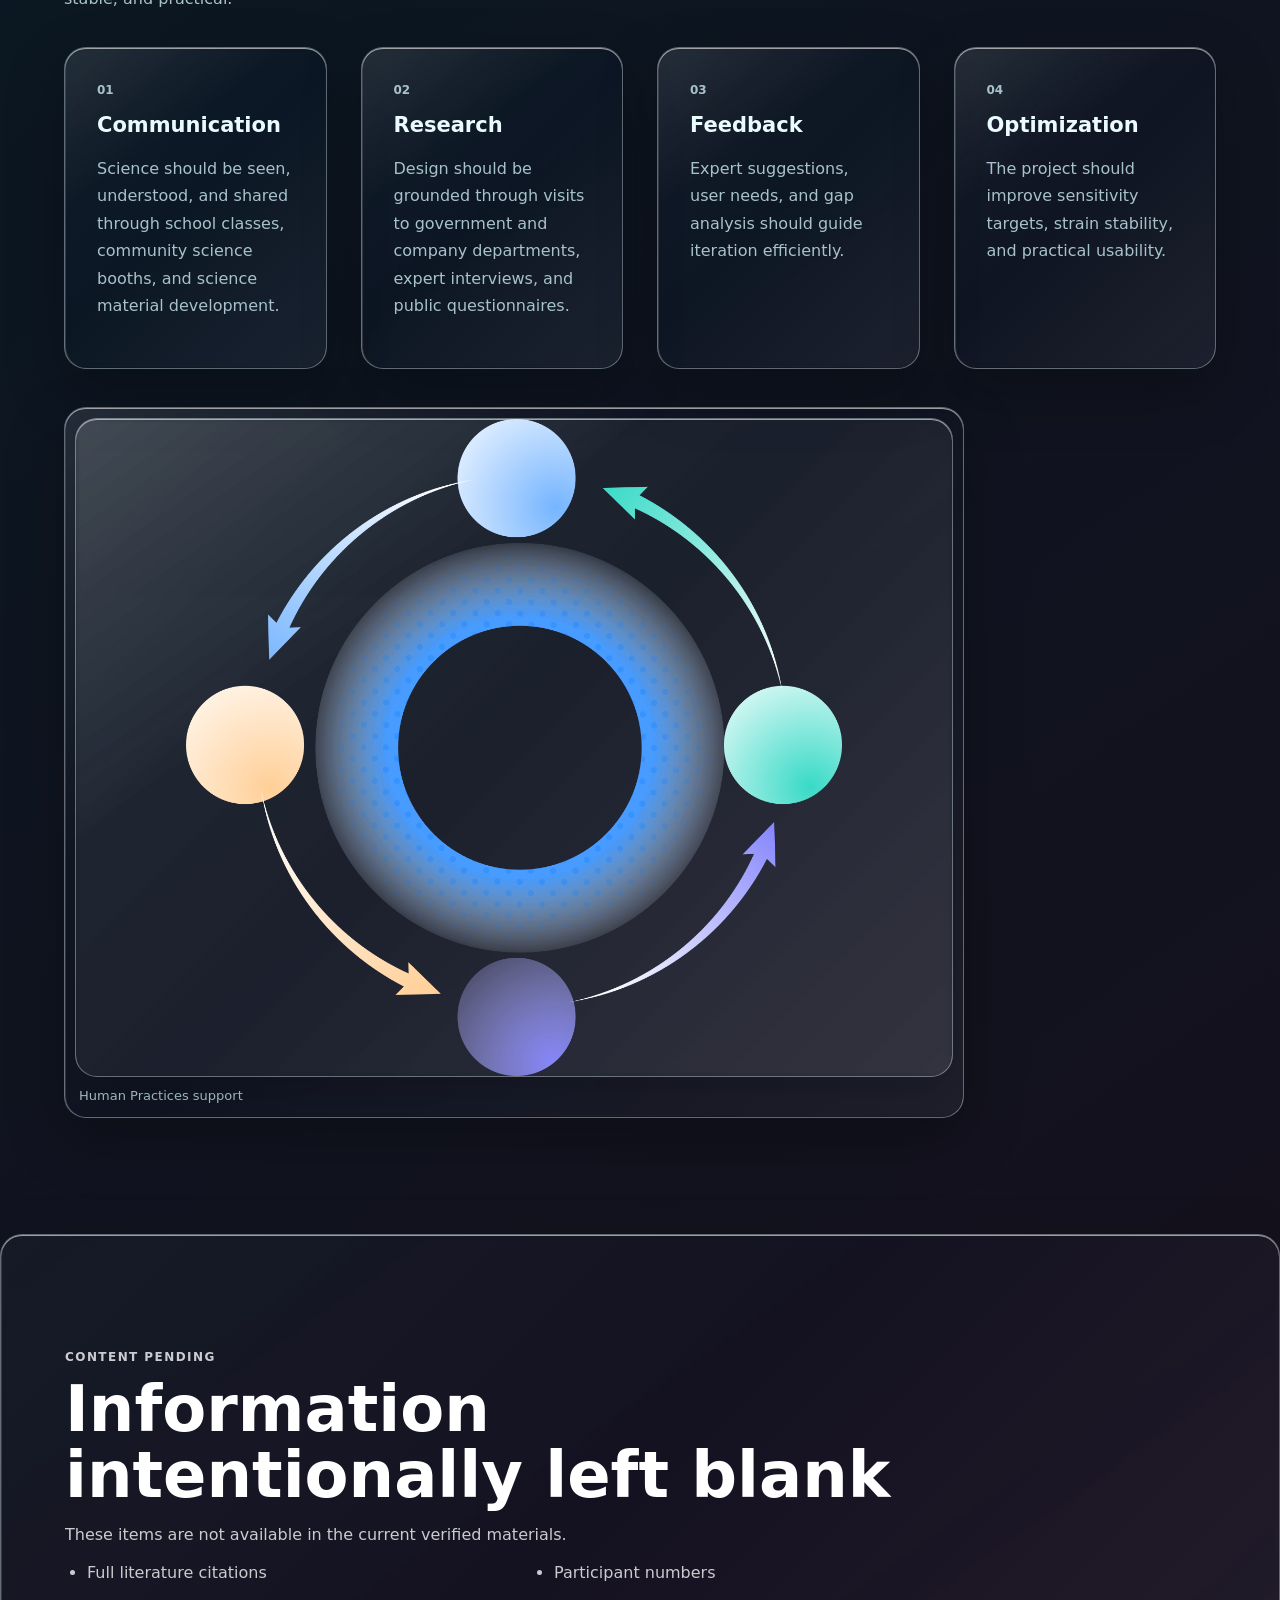
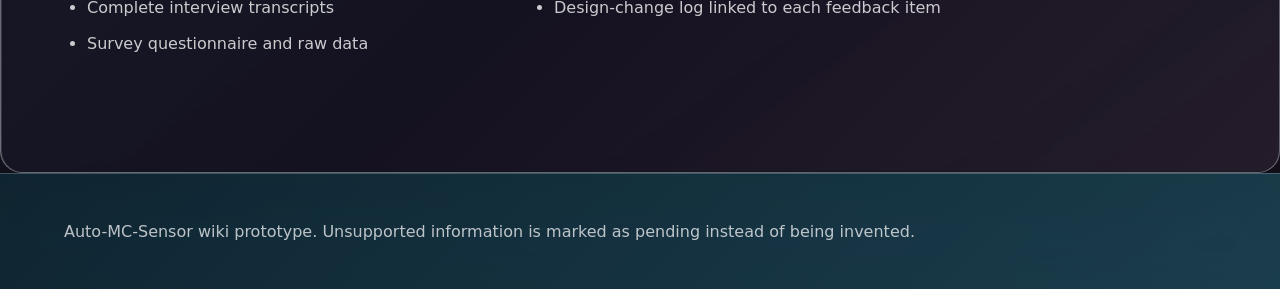
<file: human-practices/index.html>
﻿<!doctype html>
<html lang="en">
<head>
  <meta charset="utf-8">
  <meta name="viewport" content="width=device-width, initial-scale=1">
  <title>Human Practices | Auto-MC-Sensor</title>
  <link rel="stylesheet" href="../styles.css">
  <script src="../liquid-glass.js" defer></script>
</head>
<body>
  <nav class="topbar"><a class="brand" href="../index.html"><img class="brand-logo" src="../assets/art/LOGO%E6%B7%B1%E8%89%B2%E7%89%88_%E9%80%82%E7%94%A8%E4%BA%8E%E6%B5%85%E8%89%B2%E8%83%8C%E6%99%AF_01.png" alt="Auto-MC-Sensor logo"></a><div class="navlinks"><div class="nav-group"><a class="nav-parent " href="../index.html">Project</a><div class="nav-menu"><a class="" href="../index.html">Home</a><a class="" href="../description/index.html">Description</a><a class="" href="../results/index.html">Results</a><a class="" href="../contribution/index.html">Contribution</a></div></div><div class="nav-group"><a class="nav-parent " href="../engineering/index.html">Wet Lab</a><div class="nav-menu"><a class="" href="../engineering/index.html">Engineering</a><a class="" href="../safety/index.html">Safety</a><a class="" href="../parts/index.html">Parts</a></div></div><div class="nav-group"><a class="nav-parent " href="../model/index.html">Dry Lab</a><div class="nav-menu"><a class="" href="../model/index.html">Model</a></div></div><div class="nav-group"><a class="nav-parent " href="../hardware/index.html">Hardware</a><div class="nav-menu"><a class="" href="../hardware/index.html">Hardware</a></div></div><div class="nav-group"><a class="nav-parent active" href="../human-practices/index.html">Human Practices</a><div class="nav-menu"><a class="active" href="../human-practices/index.html">Human Practices</a><a class="" href="../art/index.html">Art</a></div></div><div class="nav-group"><a class="nav-parent " href="../team/index.html">Team</a><div class="nav-menu"><a class="" href="../team/index.html">Team</a><a class="" href="../notebook/index.html">Notebook</a><a class="" href="../attributions/index.html">Attributions</a></div></div></div></nav>
  <main>
<div class="hp-page">
<header class="page-hero"><p class="eyebrow">Human Practices</p><h1>Stakeholder input as design feedback</h1><p>The Human Practices material covers literature research, expert interviews, team exchanges, public education, future research plans, and an integrated feedback loop for project optimization.</p></header>
<section class="section compact"><div class="toc"><a href="#literature">Literature</a><a href="#interview-li">Prof. Li Jing</a><a href="#interview-zhong">Prof. Zhong Yunxiao</a><a href="#exchange">Exchange</a><a href="#education">Education</a><a href="#future-communication">Future Communication</a><a href="#future-research">Future Research</a><a href="#integration">Integration</a></div></section>

<section class="section" id="literature">
  <div class="section-head">
    <p class="eyebrow">Literature research</p>
    <h2>Human Practices begins from understanding the risk context.</h2>
    <p>The supplied material marks literature research as the opening Human Practices activity. This section should later connect background readings on cyanobacterial blooms, microcystins, monitoring standards, and public-health communication to concrete design requirements.</p>
  </div>
  <div class="grid three">
    <article class="card"><p class="tag">Reading</p><h3>Problem framing</h3><p>Literature research supports the project focus on microcystin monitoring in freshwater safety scenarios.</p></article>
    <article class="card"><p class="tag">Reading</p><h3>Standard awareness</h3><p>The later interview content shows that rapid screening must be compared against national-standard methods.</p></article>
    <article class="card"><p class="tag">Reading</p><h3>Design translation</h3><p>The literature review should feed into sensitivity targets, field-use assumptions, and risk communication language.</p></article>
  </div>
</section>

<section class="section" id="interview-li">
  <div class="section-head">
    <p class="eyebrow">Professor interview</p>
    <h2>Prof. Li Jing: health risk and sensor standards</h2>
    <p>The interview material frames MC-LR monitoring around exposure pathways, public-health warning value, sensor sensitivity, matrix interference, and the relationship between rapid screening and national-standard confirmation.</p>
  </div>
  <div class="grid three">
    <article class="card"><p class="tag">Risk</p><h3>Exposure pathways</h3><p>Key exposure routes include drinking water as the primary route, water recreation through skin or inhalation exposure, and food-chain exposure through fish and shellfish.</p></article>
    <article class="card"><p class="tag">Risk</p><h3>Health effects</h3><p>The material lists acute exposure risks such as liver injury and liver failure, and long-term low-dose concerns such as liver disease and tumor promotion. MC-LR is noted as a Group 2B carcinogen in the interview material.</p></article>
    <article class="card"><p class="tag">Translation</p><h3>Warning value</h3><p>Rapid detection is not presented as a replacement for national-standard methods. Its role is to gain time for early discovery, early screening, and early response.</p></article>
  </div>
  <div class="grid four">
    <article class="card"><p class="tag">Target</p><h3>Minimum usable level</h3><p>The material lists a minimum usable level at or below 1 μg/L.</p></article>
    <article class="card"><p class="tag">Target</p><h3>Public-health warning</h3><p>The warning target is described at or below 0.3 μg/L.</p></article>
    <article class="card"><p class="tag">Target</p><h3>Preferred R&D goal</h3><p>A stronger research target of 0.05-0.1 μg/L is listed.</p></article>
    <article class="card"><p class="tag">Target</p><h3>Quantitative range</h3><p>The proposed quantitative detection range is 0.05-100 μg/L.</p></article>
  </div>
  <div class="grid three">
    <article class="card"><p class="tag">Design</p><h3>Core design requirement</h3><p>LOD ≤ 0.3 μg/L is listed as a core requirement.</p></article>
    <article class="card"><p class="tag">Design</p><h3>Detection scope</h3><p>The sensor should distinguish intracellular and extracellular toxins and consider total MCs response.</p></article>
    <article class="card"><p class="tag">Design</p><h3>Closed loop</h3><p>The proposed workflow is rapid screening, national-standard confirmation, risk communication, and emergency response.</p></article>
  </div>
</section>

<section class="section" id="interview-zhong">
  <div class="section-head">
    <p class="eyebrow">Professor interview</p>
    <h2>Prof. Zhong Yunxiao: water pollution control and engineering deployment</h2>
    <p>The interview material focuses on practical deployment. It highlights engineered-cell survival, environmental interference, cost control, automatic unattended operation, and staged validation from the laboratory toward field use.</p>
  </div>
  <div class="grid three">
    <article class="card"><p class="tag">Challenge</p><h3>Engineering barriers</h3><p>The source material lists difficult engineered-bacteria survival, environmental interference, cost control, and unattended operation as key challenges.</p></article>
    <article class="card"><p class="tag">Response</p><h3>Technical responses</h3><p>Microencapsulation or immobilized-cell technology is proposed, together with remote data transmission and alarm modules.</p></article>
    <article class="card"><p class="tag">Priority</p><h3>Current priority</h3><p>The material emphasizes laboratory detection-threshold calibration and comparison with national-standard methods before outdoor pilots.</p></article>
  </div>
  <div class="grid three">
    <article class="card"><p class="tag">Validation</p><h3>Validation metrics</h3><p>Repeated experiments should verify stability and reproducibility, with R², accuracy, false-positive rate, and false-negative rate calculated.</p></article>
    <article class="card"><p class="tag">Validation</p><h3>Deployment path</h3><p>The staged route is laboratory validation, semi-field testing, and then full-field deployment.</p></article>
    <article class="card"><p class="tag">Application</p><h3>Application focus</h3><p>The interview material prioritizes drinking-water-source reservoirs and uses national-standard methods as the benchmark for accuracy.</p></article>
  </div>
  <div class="image-row">
    <figure class="figure"><img src="../assets/ppt-media/image71.jpeg" alt="Professor interview photo"><figcaption>Interview photo</figcaption></figure>
    <figure class="figure"><img src="../assets/ppt-media/image72.jpeg" alt="Professor interview group photo"><figcaption>Group photo</figcaption></figure>
  </div>
</section>

<section class="section" id="exchange">
  <div class="section-head">
    <p class="eyebrow">iGEM exchange</p>
    <h2>Regional exchange helped the team refine the project through dialogue.</h2>
    <p>The material records the 2026 Second Guangdong-Hong Kong-Macao Greater Bay Area Synthetic Biology Alliance Guangzhou Exchange Meeting, held on March 29 at the College of Life Sciences, South China Agricultural University. SCAU-China presented the Automatic Microcystin Monitoring System and gained input through cross-team discussion.</p>
  </div>
  <div class="grid two">
    <article class="card"><p class="tag">Exchange</p><h3>April: Guangzhou exchange</h3><p>The team presented the project at the Guangzhou exchange and used discussion to broaden project perspective.</p></article>
    <article class="card"><p class="tag">Exchange</p><h3>May: South China exchange in Shenzhen</h3><p>The material also lists a South China exchange in Shenzhen as part of the Human Practices exchange timeline.</p></article>
  </div>
  <div class="image-row">
    <figure class="figure"><img src="../assets/ppt-media/image73.jpeg" alt="iGEM exchange activity"><figcaption>Exchange activity</figcaption></figure>
    <figure class="figure"><img src="../assets/ppt-media/image75.png" alt="Guangzhou exchange material"><figcaption>Guangzhou exchange</figcaption></figure>
    <figure class="figure"><img src="../assets/ppt-media/image76.jpeg" alt="South China exchange material"><figcaption>South China exchange</figcaption></figure>
  </div>
</section>

<section class="section" id="education">
  <div class="section-head">
    <p class="eyebrow">Science communication</p>
    <h2>Public education turns synthetic biology into something visible and understandable.</h2>
    <p>The supplied material records outreach activities in March, April, and May, covering campus booths, plant-science public engagement, primary-school classes, and middle-school synthetic-biology lectures.</p>
  </div>
  <div class="grid four">
    <article class="card"><p class="tag">March</p><h3>March: Bauhinia Science and Technology Culture Festival</h3><p>The team used a booth to bring synthetic biology closer to students, making gene circuits less abstract and biological design more accessible.</p></article>
    <article class="card"><p class="tag">April</p><h3>April: Plant Science Festival</h3><p>The material describes students stopping to listen and synthetic biology taking root in a spring public-science setting.</p></article>
    <article class="card"><p class="tag">May</p><h3>May: SCAU Affiliated Primary School</h3><p>Under the theme 'Exploring Cyanobacteria: Water Quality Detective Mission', pupils entered the world of microcystins and drew their own engineered-bacteria detectives.</p></article>
    <article class="card"><p class="tag">May</p><h3>May: Haide Foreign Language School</h3><p>The team gave a middle-school lecture from cyanobacterial blooms and toxin risk to genetic circuits and automatic monitoring.</p></article>
  </div>
  <div class="image-row">
    <figure class="figure"><img src="../assets/ppt-media/image78.jpeg" alt="Bauhinia Science and Technology Culture Festival"><figcaption>March public activity</figcaption></figure>
    <figure class="figure"><img src="../assets/ppt-media/image80.jpeg" alt="Plant Science Festival outreach"><figcaption>April public activity</figcaption></figure>
    <figure class="figure"><img src="../assets/ppt-media/image84.jpeg" alt="Primary school science class"><figcaption>Primary school class</figcaption></figure>
  </div>
  <div class="image-row">
    <figure class="figure"><img src="../assets/ppt-media/image85.jpeg" alt="Primary school classroom activity"><figcaption>Classroom activity</figcaption></figure>
    <figure class="figure"><img src="../assets/ppt-media/image86.jpeg" alt="Middle school lecture activity"><figcaption>Middle school lecture</figcaption></figure>
    <figure class="figure"><img src="../assets/ppt-media/image87.jpeg" alt="Science communication event"><figcaption>Science communication</figcaption></figure>
  </div>
</section>

<section class="section" id="future-communication">
  <div class="section-head">
    <p class="eyebrow">Future plan: communication</p>
    <h2>Future outreach combines online platforms, offline activities, and printed materials.</h2>
    <p>The future communication plan includes multi-platform online communication, offline education from multiple angles, and distribution of microcystin-related materials and project cultural products.</p>
  </div>
  <div class="grid three">
    <article class="card"><p class="tag">Online</p><h3>Online platforms</h3><p>WeChat Official Account, Xiaohongshu, Bilibili, and Douyin are listed for articles, short videos, graphic notes, and project progress reports.</p></article>
    <article class="card"><p class="tag">Offline</p><h3>Offline activities</h3><p>The plan includes summer community outreach, high-school science classes, and museum science booths.</p></article>
    <article class="card"><p class="tag">Materials</p><h3>Material distribution</h3><p>Planned materials include microcystin tri-fold brochures, circular science booklets, and project cultural-product designs.</p></article>
  </div>
  <div class="image-row">
    <figure class="figure"><img src="../assets/ppt-media/image93.jpeg" alt="Outreach material"><figcaption>Outreach material</figcaption></figure>
    <figure class="figure"><img src="../assets/ppt-media/image96.png" alt="Project circular booklet material"><figcaption>Science booklet</figcaption></figure>
    <figure class="figure"><img src="../assets/ppt-media/image98.png" alt="Microcystin brochure material"><figcaption>Science brochure</figcaption></figure>
  </div>
</section>

<section class="section" id="future-research">
  <div class="section-head">
    <p class="eyebrow">Future plan: research</p>
    <h2>Future research is organized around stakeholders, fieldwork, and public surveys.</h2>
    <p>The research plan lists expert interviews, government department research, company communication, summer fieldwork, and public questionnaire surveys. The goal is to understand water quality, resident water-safety concerns, and public awareness of cyanobacterial blooms.</p>
  </div>
  <div class="grid three">
    <article class="card"><p class="tag">Stakeholders</p><h3>Stakeholder interviews</h3><p>The plan includes professors in related fields, Xiamen University professors, hydrology bureaus, ecology and environment bureaus, and water monitoring or treatment companies.</p></article>
    <article class="card"><p class="tag">Fieldwork</p><h3>Field research</h3><p>Summer fieldwork is planned around towns near Guangzhou and rivers or lakes, with visits, questionnaires, science booths, and a final research report.</p></article>
    <article class="card"><p class="tag">Survey</p><h3>Public surveys</h3><p>Surveys include public awareness of cyanobacterial blooms and drinking-water-safety concerns among reservoir-area residents and city residents.</p></article>
  </div>
  <div class="image-row">
    <figure class="figure"><img src="../assets/ppt-media/image102.jpeg" alt="Field research material"><figcaption>Field research</figcaption></figure>
    <figure class="figure"><img src="../assets/ppt-media/image103.png" alt="Survey and research material"><figcaption>Survey and analysis</figcaption></figure>
  </div>
</section>

<section class="section" id="integration">
  <div class="section-head">
    <p class="eyebrow">Integrated Human Practices</p>
    <h2>Human Practices supports the project through communication, research, feedback, and optimization.</h2>
    <p>The final Human Practices slide organizes the work into four connected functions: making science visible and understandable, grounding design in real needs, turning feedback into iteration, and making the project more accurate, stable, and practical.</p>
  </div>
  <div class="grid four">
    <article class="card"><p class="tag">01</p><h3>Communication</h3><p>Science should be seen, understood, and shared through school classes, community science booths, and science material development.</p></article>
    <article class="card"><p class="tag">02</p><h3>Research</h3><p>Design should be grounded through visits to government and company departments, expert interviews, and public questionnaires.</p></article>
    <article class="card"><p class="tag">03</p><h3>Feedback</h3><p>Expert suggestions, user needs, and gap analysis should guide iteration efficiently.</p></article>
    <article class="card"><p class="tag">04</p><h3>Optimization</h3><p>The project should improve sensitivity targets, strain stability, and practical usability.</p></article>
  </div>
  <div class="image-row">
    <figure class="figure"><img src="../assets/ppt-media/image104.png" alt="Integrated HP support diagram"><figcaption>Human Practices support</figcaption></figure>
  </div>
</section>
<section class="section pending"><p class="eyebrow">Content pending</p><h2>Information intentionally left blank</h2><p>These items are not available in the current verified materials.</p><ul><li>Full literature citations</li><li>Complete interview transcripts</li><li>Survey questionnaire and raw data</li><li>Participant numbers</li><li>Design-change log linked to each feedback item</li></ul></section>
</div>
</main>
  <footer>
    <p>Auto-MC-Sensor wiki prototype. Unsupported information is marked as pending instead of being invented.</p>
  </footer>
</body>
</html>
</file>
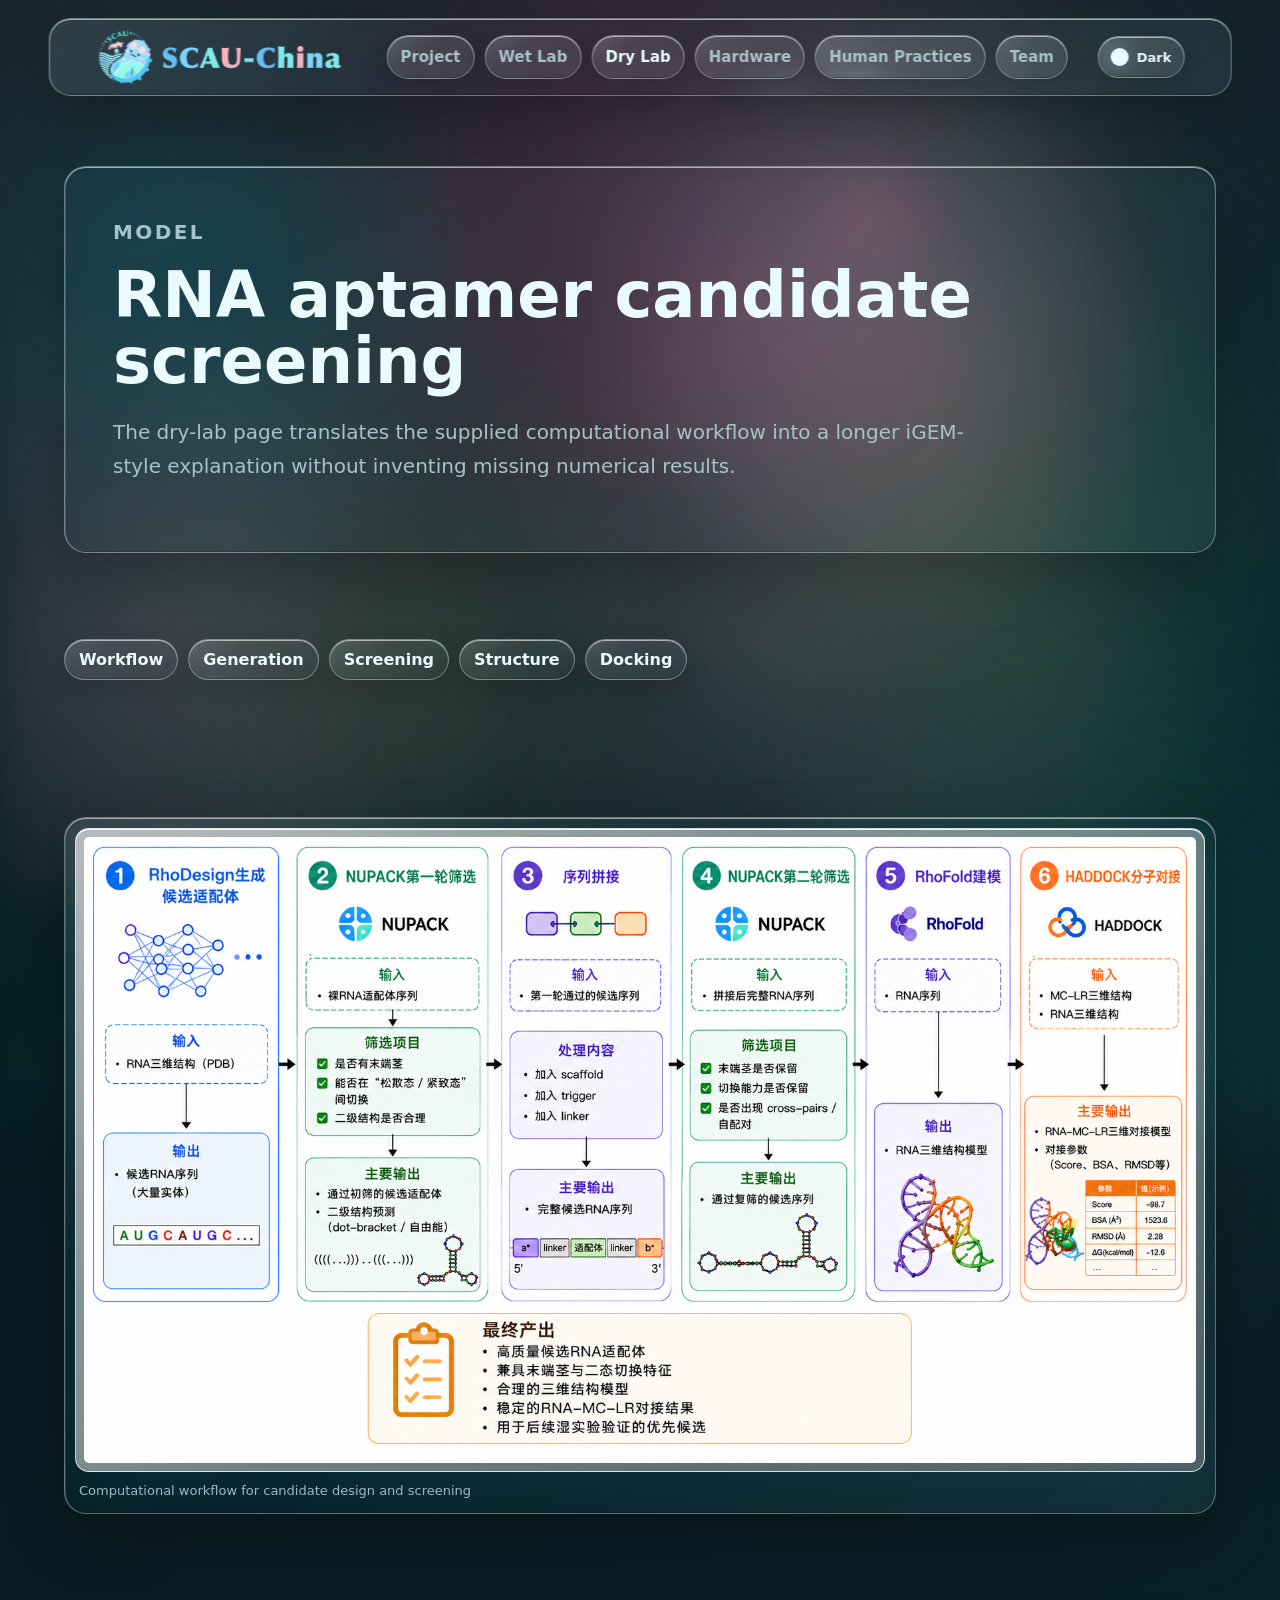
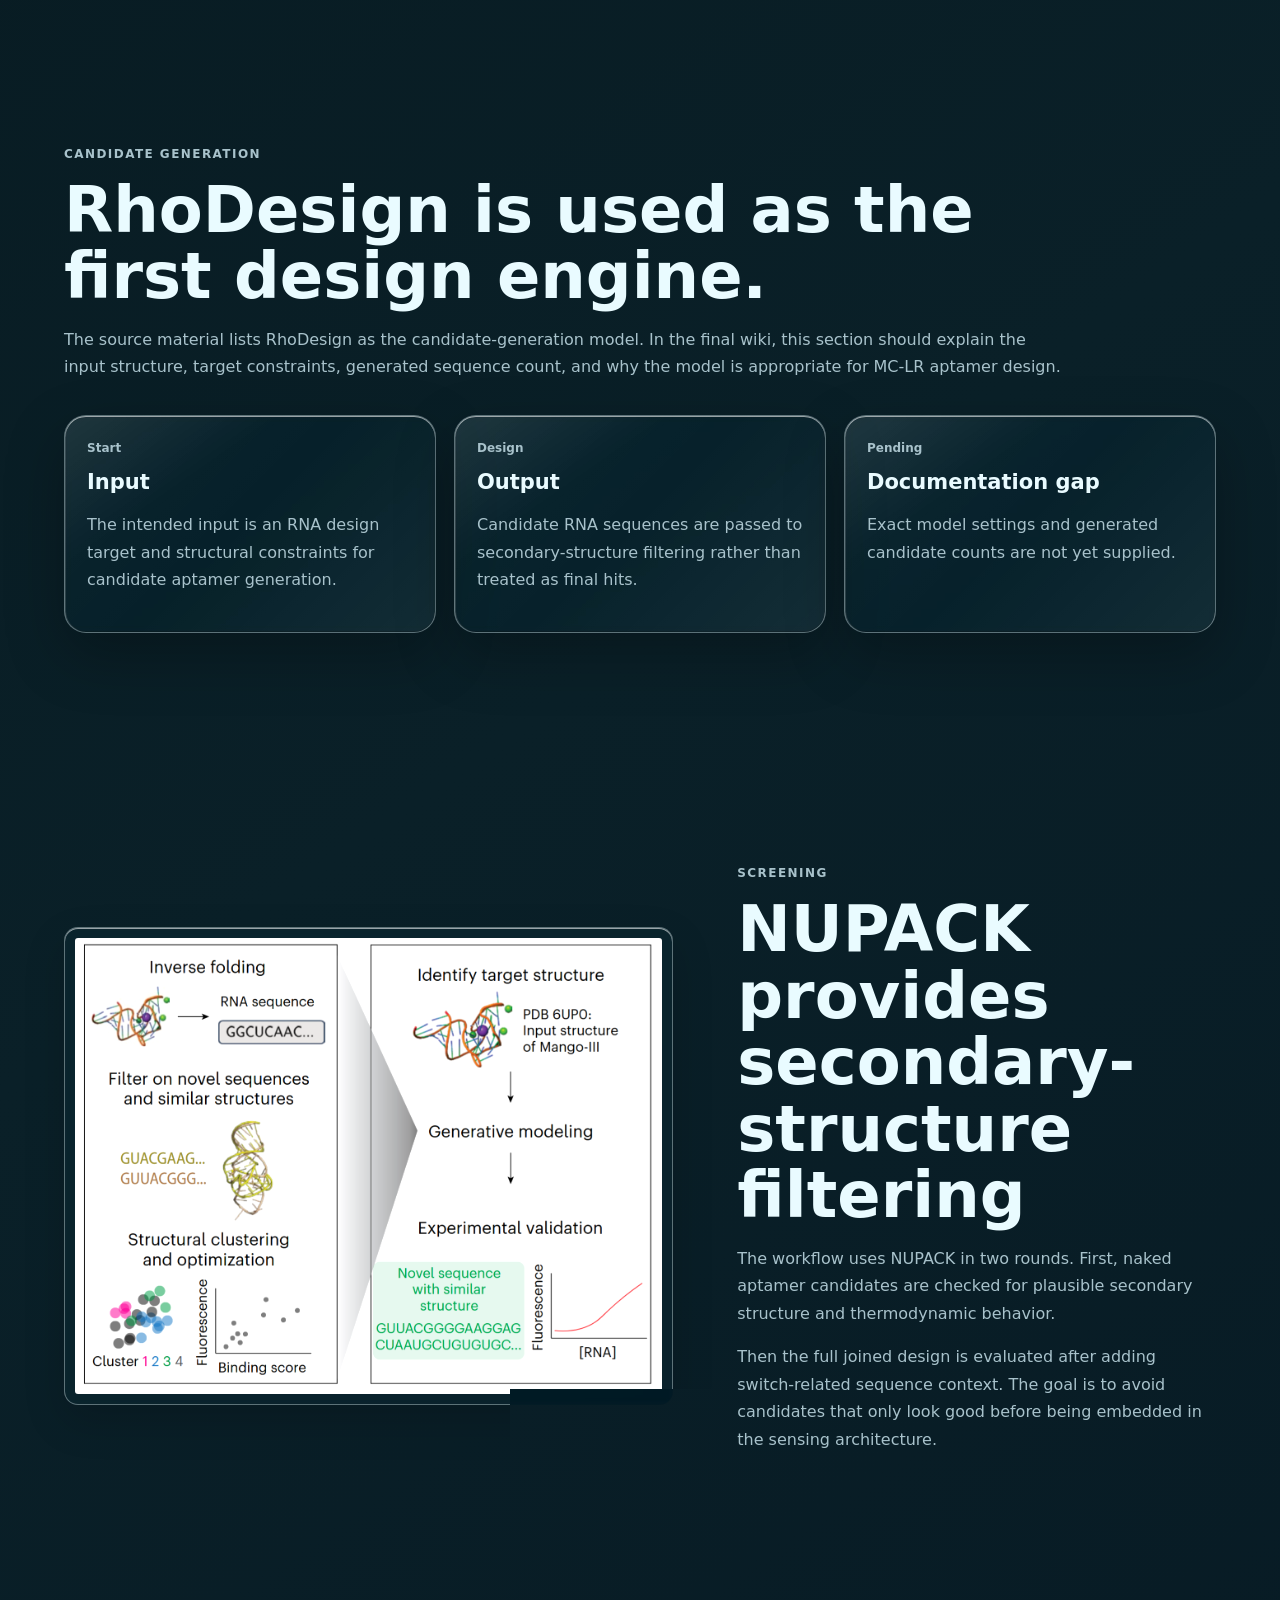
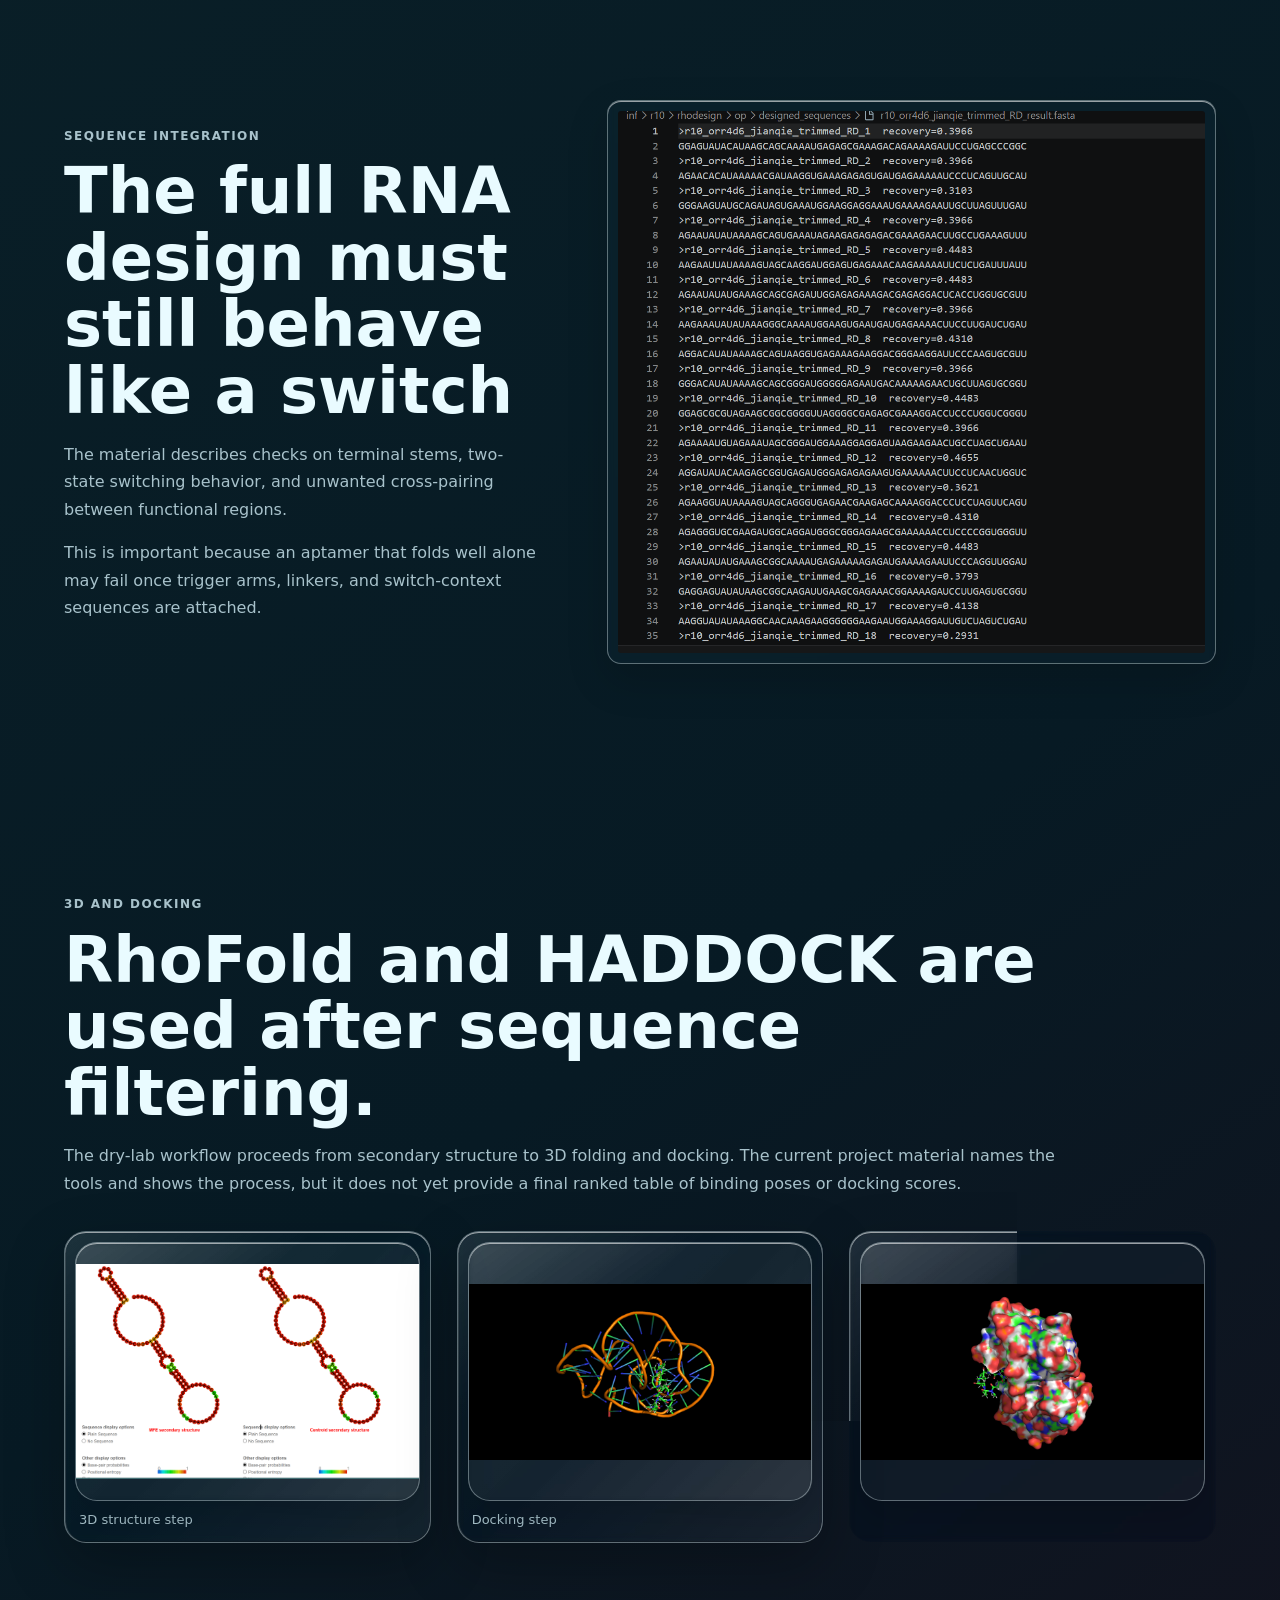
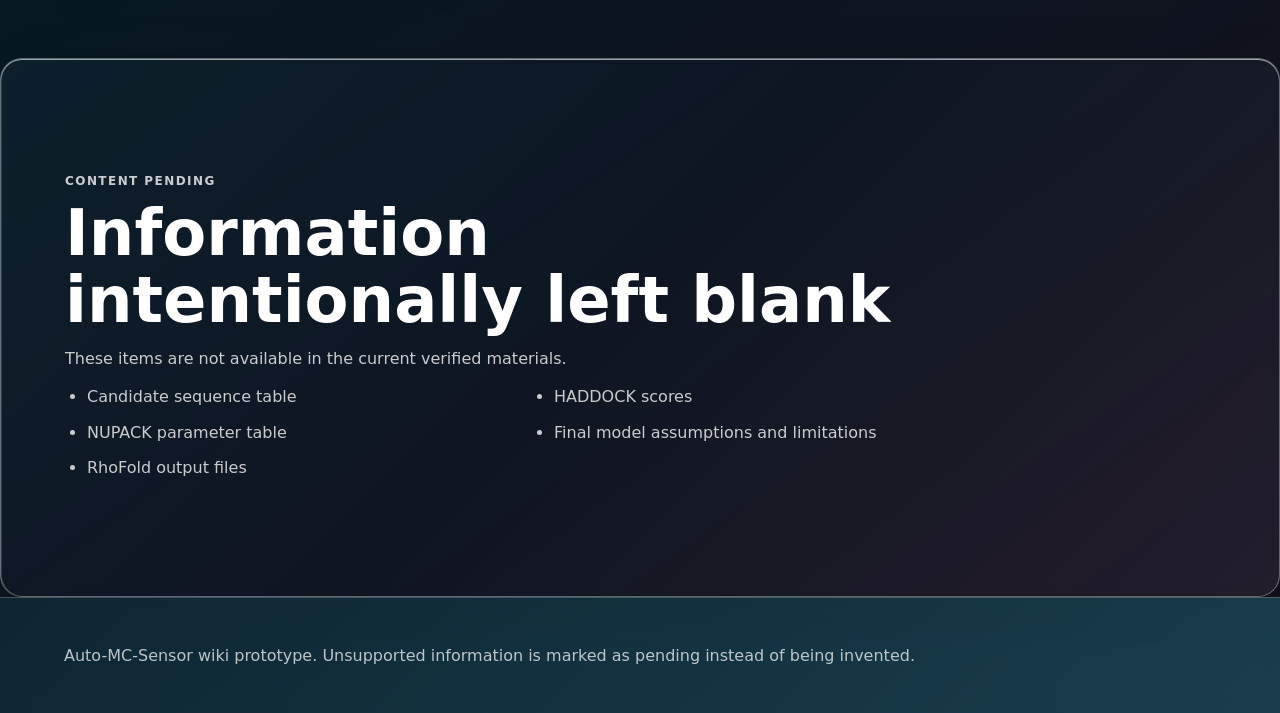
<file: model/index.html>
﻿<!doctype html>
<html lang="en">
<head>
  <meta charset="utf-8">
  <meta name="viewport" content="width=device-width, initial-scale=1">
  <title>Model | Auto-MC-Sensor</title>
  <link rel="stylesheet" href="../styles.css">
  <script src="../liquid-glass.js" defer></script>
</head>
<body>
  <nav class="topbar"><a class="brand" href="../index.html"><img class="brand-logo" src="../assets/art/LOGO%E6%B7%B1%E8%89%B2%E7%89%88_%E9%80%82%E7%94%A8%E4%BA%8E%E6%B5%85%E8%89%B2%E8%83%8C%E6%99%AF_01.png" alt="Auto-MC-Sensor logo"></a><div class="navlinks"><div class="nav-group"><a class="nav-parent " href="../index.html">Project</a><div class="nav-menu"><a class="" href="../index.html">Home</a><a class="" href="../description/index.html">Description</a><a class="" href="../results/index.html">Results</a><a class="" href="../contribution/index.html">Contribution</a></div></div><div class="nav-group"><a class="nav-parent " href="../engineering/index.html">Wet Lab</a><div class="nav-menu"><a class="" href="../engineering/index.html">Engineering</a><a class="" href="../safety/index.html">Safety</a><a class="" href="../parts/index.html">Parts</a></div></div><div class="nav-group"><a class="nav-parent active" href="../model/index.html">Dry Lab</a><div class="nav-menu"><a class="active" href="../model/index.html">Model</a></div></div><div class="nav-group"><a class="nav-parent " href="../hardware/index.html">Hardware</a><div class="nav-menu"><a class="" href="../hardware/index.html">Hardware</a></div></div><div class="nav-group"><a class="nav-parent " href="../human-practices/index.html">Human Practices</a><div class="nav-menu"><a class="" href="../human-practices/index.html">Human Practices</a><a class="" href="../art/index.html">Art</a></div></div><div class="nav-group"><a class="nav-parent " href="../team/index.html">Team</a><div class="nav-menu"><a class="" href="../team/index.html">Team</a><a class="" href="../notebook/index.html">Notebook</a><a class="" href="../attributions/index.html">Attributions</a></div></div></div></nav>
  <main>
<header class="page-hero"><p class="eyebrow">Model</p><h1>RNA aptamer candidate screening</h1><p>The dry-lab page translates the supplied computational workflow into a longer iGEM-style explanation without inventing missing numerical results.</p></header>
<section class="section compact"><div class="toc"><a href="#workflow">Workflow</a><a href="#generation">Generation</a><a href="#screening">Screening</a><a href="#structure">Structure</a><a href="#docking">Docking</a></div></section>
<section class="section" id="workflow">
  <figure class="figure"><img src="../assets/ppt-media/image41.png" alt="RNA aptamer screening workflow"><figcaption>Computational workflow for candidate design and screening</figcaption></figure>
</section>
<section class="section" id="generation">
  <div class="section-head">
    <p class="eyebrow">Candidate generation</p>
    <h2>RhoDesign is used as the first design engine.</h2>
    <p>The source material lists RhoDesign as the candidate-generation model. In the final wiki, this section should explain the input structure, target constraints, generated sequence count, and why the model is appropriate for MC-LR aptamer design.</p>
  </div>
  <div class="grid three">
    <article class="card"><p class="tag">Start</p><h3>Input</h3><p>The intended input is an RNA design target and structural constraints for candidate aptamer generation.</p></article>
    <article class="card"><p class="tag">Design</p><h3>Output</h3><p>Candidate RNA sequences are passed to secondary-structure filtering rather than treated as final hits.</p></article>
    <article class="card"><p class="tag">Pending</p><h3>Documentation gap</h3><p>Exact model settings and generated candidate counts are not yet supplied.</p></article>
  </div>
</section>
<section class="section media-feature" id="screening"><img src="../assets/ppt-media/image42.png" alt="NUPACK provides secondary-structure filtering"><div><p class="eyebrow">Screening</p><h2>NUPACK provides secondary-structure filtering</h2><p>The workflow uses NUPACK in two rounds. First, naked aptamer candidates are checked for plausible secondary structure and thermodynamic behavior.</p><p>Then the full joined design is evaluated after adding switch-related sequence context. The goal is to avoid candidates that only look good before being embedded in the sensing architecture.</p></div></section>
<section class="section media-feature reverse" id="structure"><img src="../assets/ppt-media/image43.png" alt="The full RNA design must still behave like a switch"><div><p class="eyebrow">Sequence integration</p><h2>The full RNA design must still behave like a switch</h2><p>The material describes checks on terminal stems, two-state switching behavior, and unwanted cross-pairing between functional regions.</p><p>This is important because an aptamer that folds well alone may fail once trigger arms, linkers, and switch-context sequences are attached.</p></div></section>
<section class="section" id="docking">
  <div class="section-head">
    <p class="eyebrow">3D and docking</p>
    <h2>RhoFold and HADDOCK are used after sequence filtering.</h2>
    <p>The dry-lab workflow proceeds from secondary structure to 3D folding and docking. The current project material names the tools and shows the process, but it does not yet provide a final ranked table of binding poses or docking scores.</p>
  </div>
  <div class="image-row">
    <figure class="figure"><img src="../assets/ppt-media/image46.png" alt="3D modeling material"><figcaption>3D structure step</figcaption></figure>
    <figure class="figure"><img src="../assets/ppt-media/image47.png" alt="Docking material"><figcaption>Docking step</figcaption></figure>
    <figure class="figure"><img src="../assets/ppt-media/image48.png" alt="Final output material"><figcaption>Candidate output</figcaption></figure>
  </div>
</section>
<section class="section pending"><p class="eyebrow">Content pending</p><h2>Information intentionally left blank</h2><p>These items are not available in the current verified materials.</p><ul><li>Candidate sequence table</li><li>NUPACK parameter table</li><li>RhoFold output files</li><li>HADDOCK scores</li><li>Final model assumptions and limitations</li></ul></section>
</main>
  <footer>
    <p>Auto-MC-Sensor wiki prototype. Unsupported information is marked as pending instead of being invented.</p>
  </footer>
</body>
</html>
</file>
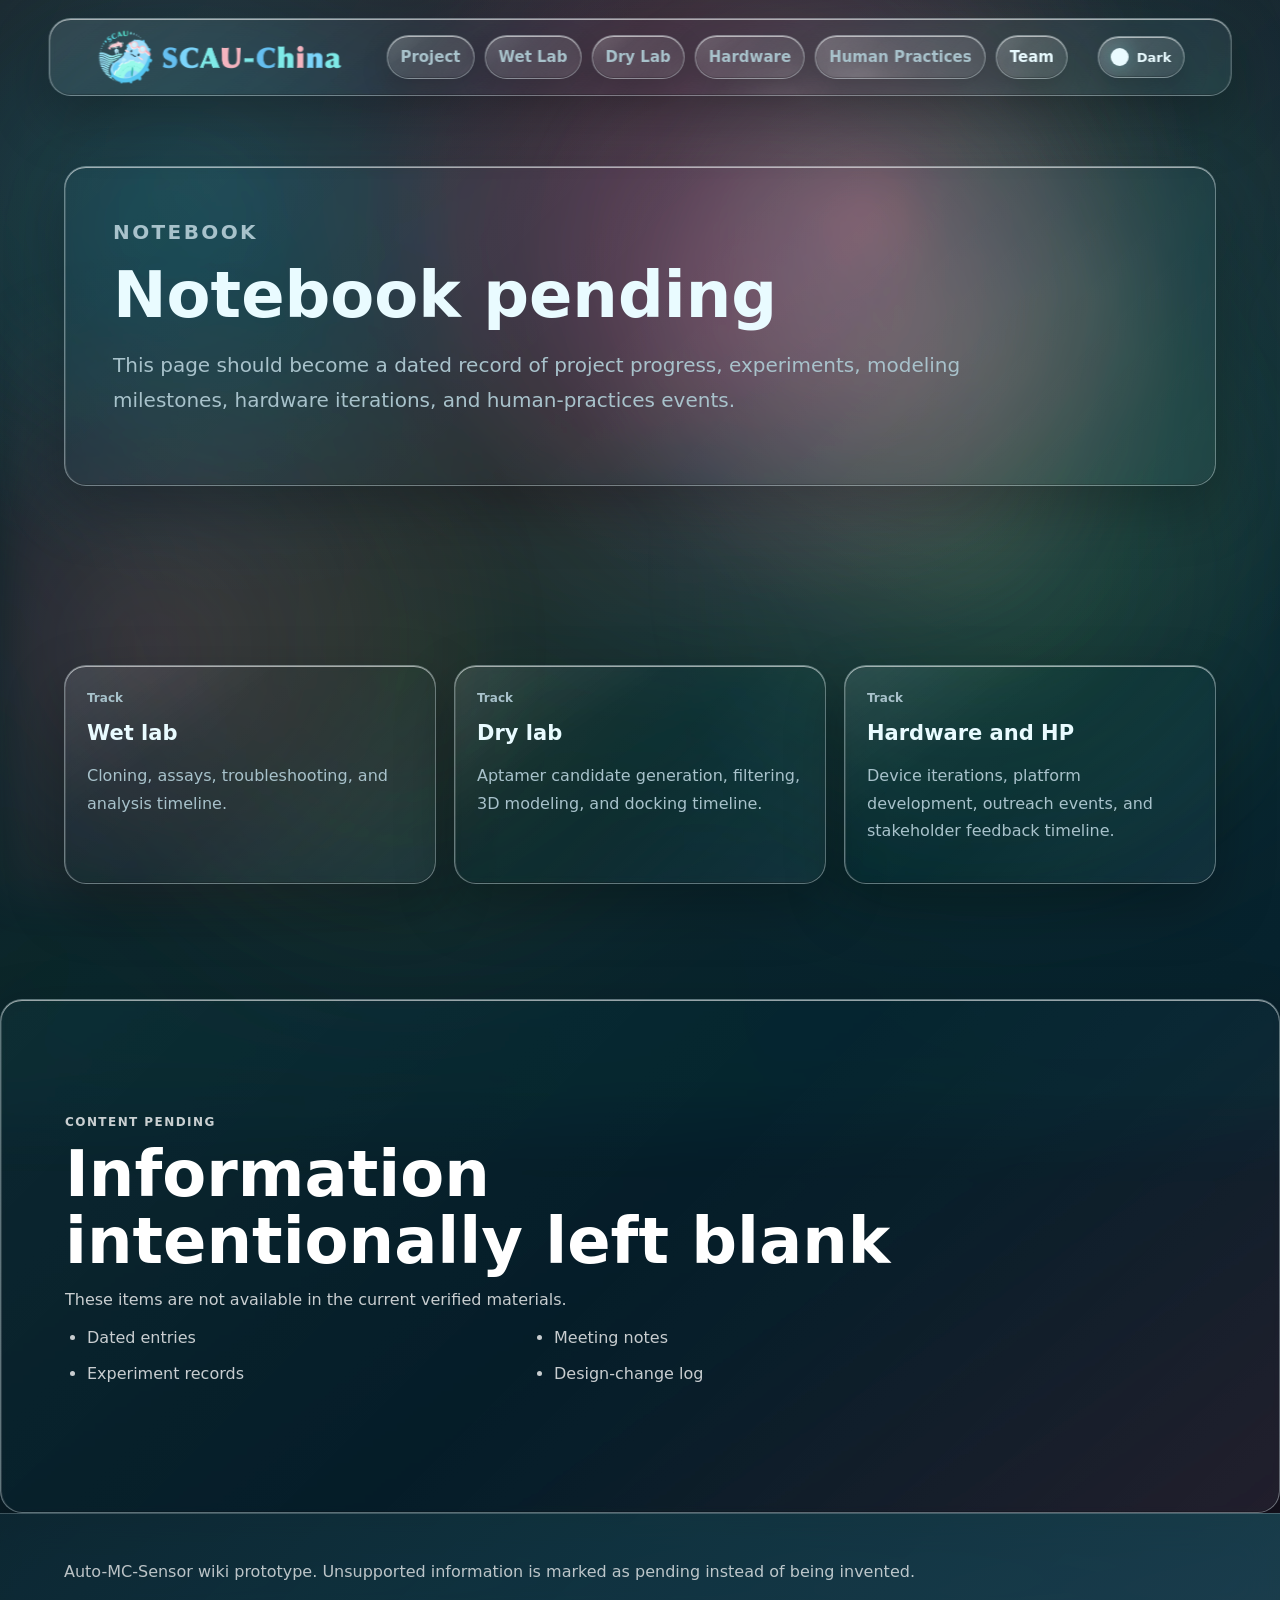
<file: notebook/index.html>
﻿<!doctype html>
<html lang="en">
<head>
  <meta charset="utf-8">
  <meta name="viewport" content="width=device-width, initial-scale=1">
  <title>Notebook | Auto-MC-Sensor</title>
  <link rel="stylesheet" href="../styles.css">
  <script src="../liquid-glass.js" defer></script>
</head>
<body>
  <nav class="topbar"><a class="brand" href="../index.html"><img class="brand-logo" src="../assets/art/LOGO%E6%B7%B1%E8%89%B2%E7%89%88_%E9%80%82%E7%94%A8%E4%BA%8E%E6%B5%85%E8%89%B2%E8%83%8C%E6%99%AF_01.png" alt="Auto-MC-Sensor logo"></a><div class="navlinks"><div class="nav-group"><a class="nav-parent " href="../index.html">Project</a><div class="nav-menu"><a class="" href="../index.html">Home</a><a class="" href="../description/index.html">Description</a><a class="" href="../results/index.html">Results</a><a class="" href="../contribution/index.html">Contribution</a></div></div><div class="nav-group"><a class="nav-parent " href="../engineering/index.html">Wet Lab</a><div class="nav-menu"><a class="" href="../engineering/index.html">Engineering</a><a class="" href="../safety/index.html">Safety</a><a class="" href="../parts/index.html">Parts</a></div></div><div class="nav-group"><a class="nav-parent " href="../model/index.html">Dry Lab</a><div class="nav-menu"><a class="" href="../model/index.html">Model</a></div></div><div class="nav-group"><a class="nav-parent " href="../hardware/index.html">Hardware</a><div class="nav-menu"><a class="" href="../hardware/index.html">Hardware</a></div></div><div class="nav-group"><a class="nav-parent " href="../human-practices/index.html">Human Practices</a><div class="nav-menu"><a class="" href="../human-practices/index.html">Human Practices</a><a class="" href="../art/index.html">Art</a></div></div><div class="nav-group"><a class="nav-parent active" href="../team/index.html">Team</a><div class="nav-menu"><a class="" href="../team/index.html">Team</a><a class="active" href="../notebook/index.html">Notebook</a><a class="" href="../attributions/index.html">Attributions</a></div></div></div></nav>
  <main>
<header class="page-hero"><p class="eyebrow">Notebook</p><h1>Notebook pending</h1><p>This page should become a dated record of project progress, experiments, modeling milestones, hardware iterations, and human-practices events.</p></header>
<section class="section"><div class="grid three">
  <article class="card"><p class="tag">Track</p><h3>Wet lab</h3><p>Cloning, assays, troubleshooting, and analysis timeline.</p></article>
  <article class="card"><p class="tag">Track</p><h3>Dry lab</h3><p>Aptamer candidate generation, filtering, 3D modeling, and docking timeline.</p></article>
  <article class="card"><p class="tag">Track</p><h3>Hardware and HP</h3><p>Device iterations, platform development, outreach events, and stakeholder feedback timeline.</p></article>
</div></section>
<section class="section pending"><p class="eyebrow">Content pending</p><h2>Information intentionally left blank</h2><p>These items are not available in the current verified materials.</p><ul><li>Dated entries</li><li>Experiment records</li><li>Meeting notes</li><li>Design-change log</li></ul></section>
</main>
  <footer>
    <p>Auto-MC-Sensor wiki prototype. Unsupported information is marked as pending instead of being invented.</p>
  </footer>
</body>
</html>
</file>
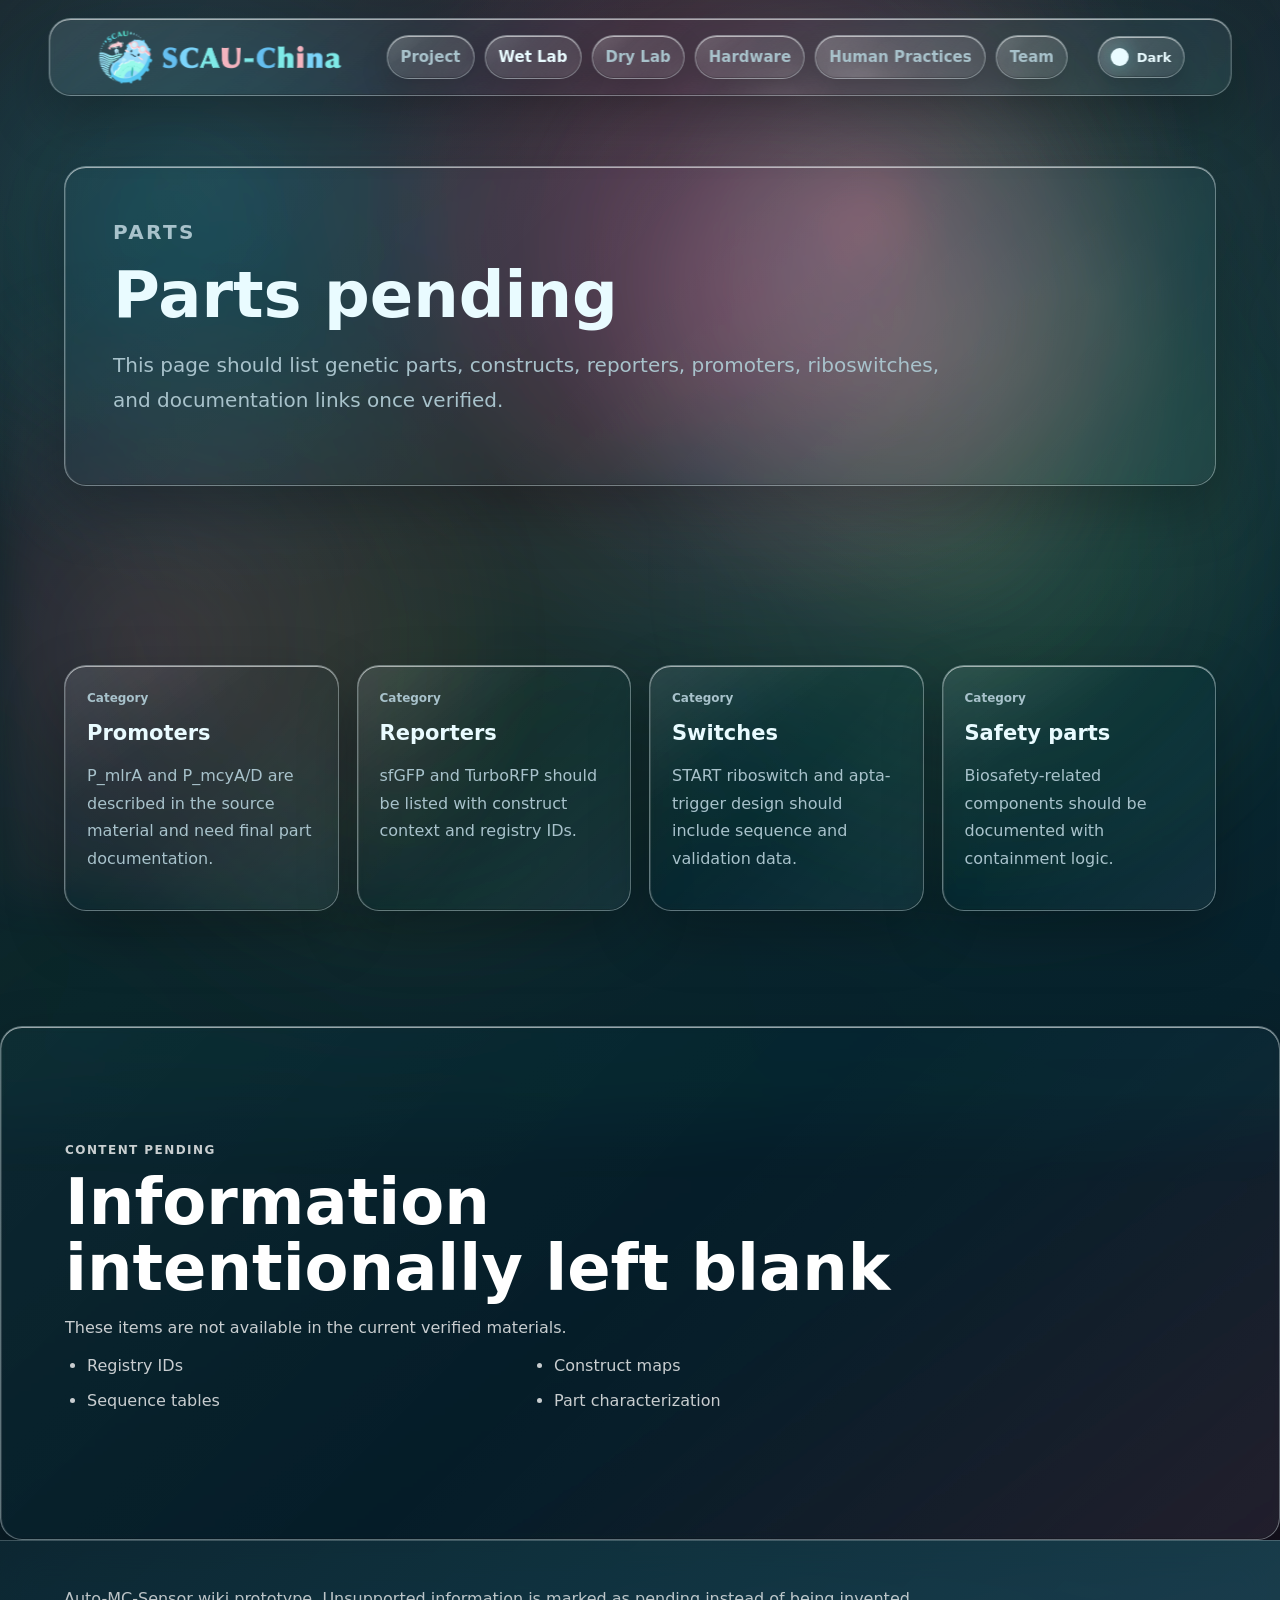
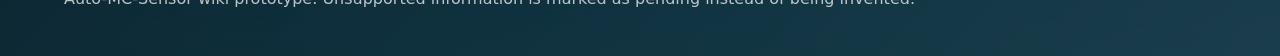
<file: parts/index.html>
﻿<!doctype html>
<html lang="en">
<head>
  <meta charset="utf-8">
  <meta name="viewport" content="width=device-width, initial-scale=1">
  <title>Parts | Auto-MC-Sensor</title>
  <link rel="stylesheet" href="../styles.css">
  <script src="../liquid-glass.js" defer></script>
</head>
<body>
  <nav class="topbar"><a class="brand" href="../index.html"><img class="brand-logo" src="../assets/art/LOGO%E6%B7%B1%E8%89%B2%E7%89%88_%E9%80%82%E7%94%A8%E4%BA%8E%E6%B5%85%E8%89%B2%E8%83%8C%E6%99%AF_01.png" alt="Auto-MC-Sensor logo"></a><div class="navlinks"><div class="nav-group"><a class="nav-parent " href="../index.html">Project</a><div class="nav-menu"><a class="" href="../index.html">Home</a><a class="" href="../description/index.html">Description</a><a class="" href="../results/index.html">Results</a><a class="" href="../contribution/index.html">Contribution</a></div></div><div class="nav-group"><a class="nav-parent active" href="../engineering/index.html">Wet Lab</a><div class="nav-menu"><a class="" href="../engineering/index.html">Engineering</a><a class="" href="../safety/index.html">Safety</a><a class="active" href="../parts/index.html">Parts</a></div></div><div class="nav-group"><a class="nav-parent " href="../model/index.html">Dry Lab</a><div class="nav-menu"><a class="" href="../model/index.html">Model</a></div></div><div class="nav-group"><a class="nav-parent " href="../hardware/index.html">Hardware</a><div class="nav-menu"><a class="" href="../hardware/index.html">Hardware</a></div></div><div class="nav-group"><a class="nav-parent " href="../human-practices/index.html">Human Practices</a><div class="nav-menu"><a class="" href="../human-practices/index.html">Human Practices</a><a class="" href="../art/index.html">Art</a></div></div><div class="nav-group"><a class="nav-parent " href="../team/index.html">Team</a><div class="nav-menu"><a class="" href="../team/index.html">Team</a><a class="" href="../notebook/index.html">Notebook</a><a class="" href="../attributions/index.html">Attributions</a></div></div></div></nav>
  <main>
<header class="page-hero"><p class="eyebrow">Parts</p><h1>Parts pending</h1><p>This page should list genetic parts, constructs, reporters, promoters, riboswitches, and documentation links once verified.</p></header>
<section class="section"><div class="grid four">
  <article class="card"><p class="tag">Category</p><h3>Promoters</h3><p>P_mlrA and P_mcyA/D are described in the source material and need final part documentation.</p></article>
  <article class="card"><p class="tag">Category</p><h3>Reporters</h3><p>sfGFP and TurboRFP should be listed with construct context and registry IDs.</p></article>
  <article class="card"><p class="tag">Category</p><h3>Switches</h3><p>START riboswitch and apta-trigger design should include sequence and validation data.</p></article>
  <article class="card"><p class="tag">Category</p><h3>Safety parts</h3><p>Biosafety-related components should be documented with containment logic.</p></article>
</div></section>
<section class="section pending"><p class="eyebrow">Content pending</p><h2>Information intentionally left blank</h2><p>These items are not available in the current verified materials.</p><ul><li>Registry IDs</li><li>Sequence tables</li><li>Construct maps</li><li>Part characterization</li></ul></section>
</main>
  <footer>
    <p>Auto-MC-Sensor wiki prototype. Unsupported information is marked as pending instead of being invented.</p>
  </footer>
</body>
</html>
</file>
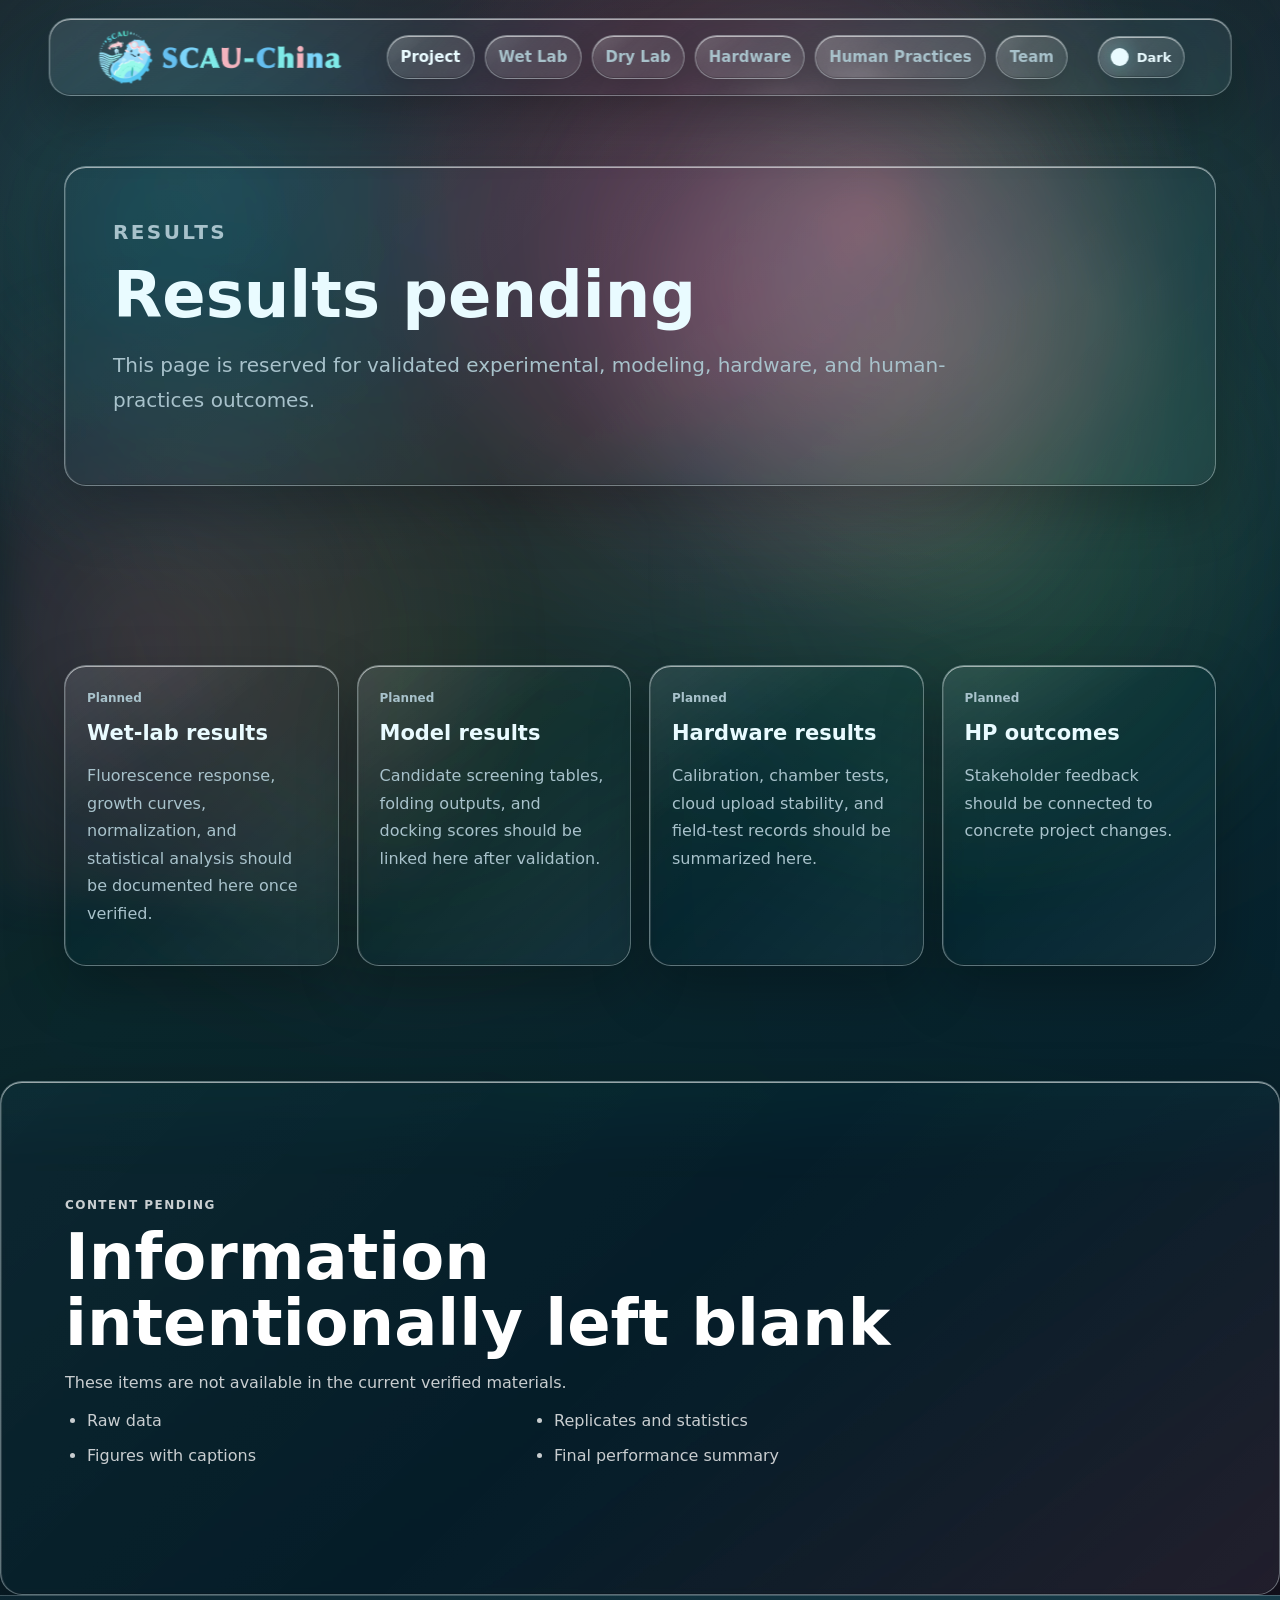
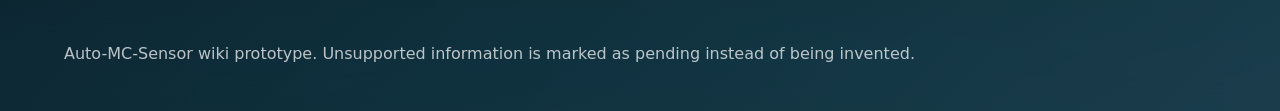
<file: results/index.html>
﻿<!doctype html>
<html lang="en">
<head>
  <meta charset="utf-8">
  <meta name="viewport" content="width=device-width, initial-scale=1">
  <title>Results | Auto-MC-Sensor</title>
  <link rel="stylesheet" href="../styles.css">
  <script src="../liquid-glass.js" defer></script>
</head>
<body>
  <nav class="topbar"><a class="brand" href="../index.html"><img class="brand-logo" src="../assets/art/LOGO%E6%B7%B1%E8%89%B2%E7%89%88_%E9%80%82%E7%94%A8%E4%BA%8E%E6%B5%85%E8%89%B2%E8%83%8C%E6%99%AF_01.png" alt="Auto-MC-Sensor logo"></a><div class="navlinks"><div class="nav-group"><a class="nav-parent active" href="../index.html">Project</a><div class="nav-menu"><a class="" href="../index.html">Home</a><a class="" href="../description/index.html">Description</a><a class="active" href="../results/index.html">Results</a><a class="" href="../contribution/index.html">Contribution</a></div></div><div class="nav-group"><a class="nav-parent " href="../engineering/index.html">Wet Lab</a><div class="nav-menu"><a class="" href="../engineering/index.html">Engineering</a><a class="" href="../safety/index.html">Safety</a><a class="" href="../parts/index.html">Parts</a></div></div><div class="nav-group"><a class="nav-parent " href="../model/index.html">Dry Lab</a><div class="nav-menu"><a class="" href="../model/index.html">Model</a></div></div><div class="nav-group"><a class="nav-parent " href="../hardware/index.html">Hardware</a><div class="nav-menu"><a class="" href="../hardware/index.html">Hardware</a></div></div><div class="nav-group"><a class="nav-parent " href="../human-practices/index.html">Human Practices</a><div class="nav-menu"><a class="" href="../human-practices/index.html">Human Practices</a><a class="" href="../art/index.html">Art</a></div></div><div class="nav-group"><a class="nav-parent " href="../team/index.html">Team</a><div class="nav-menu"><a class="" href="../team/index.html">Team</a><a class="" href="../notebook/index.html">Notebook</a><a class="" href="../attributions/index.html">Attributions</a></div></div></div></nav>
  <main>
<header class="page-hero"><p class="eyebrow">Results</p><h1>Results pending</h1><p>This page is reserved for validated experimental, modeling, hardware, and human-practices outcomes.</p></header>
<section class="section"><div class="grid four">
  <article class="card"><p class="tag">Planned</p><h3>Wet-lab results</h3><p>Fluorescence response, growth curves, normalization, and statistical analysis should be documented here once verified.</p></article>
  <article class="card"><p class="tag">Planned</p><h3>Model results</h3><p>Candidate screening tables, folding outputs, and docking scores should be linked here after validation.</p></article>
  <article class="card"><p class="tag">Planned</p><h3>Hardware results</h3><p>Calibration, chamber tests, cloud upload stability, and field-test records should be summarized here.</p></article>
  <article class="card"><p class="tag">Planned</p><h3>HP outcomes</h3><p>Stakeholder feedback should be connected to concrete project changes.</p></article>
</div></section>
<section class="section pending"><p class="eyebrow">Content pending</p><h2>Information intentionally left blank</h2><p>These items are not available in the current verified materials.</p><ul><li>Raw data</li><li>Figures with captions</li><li>Replicates and statistics</li><li>Final performance summary</li></ul></section>
</main>
  <footer>
    <p>Auto-MC-Sensor wiki prototype. Unsupported information is marked as pending instead of being invented.</p>
  </footer>
</body>
</html>
</file>
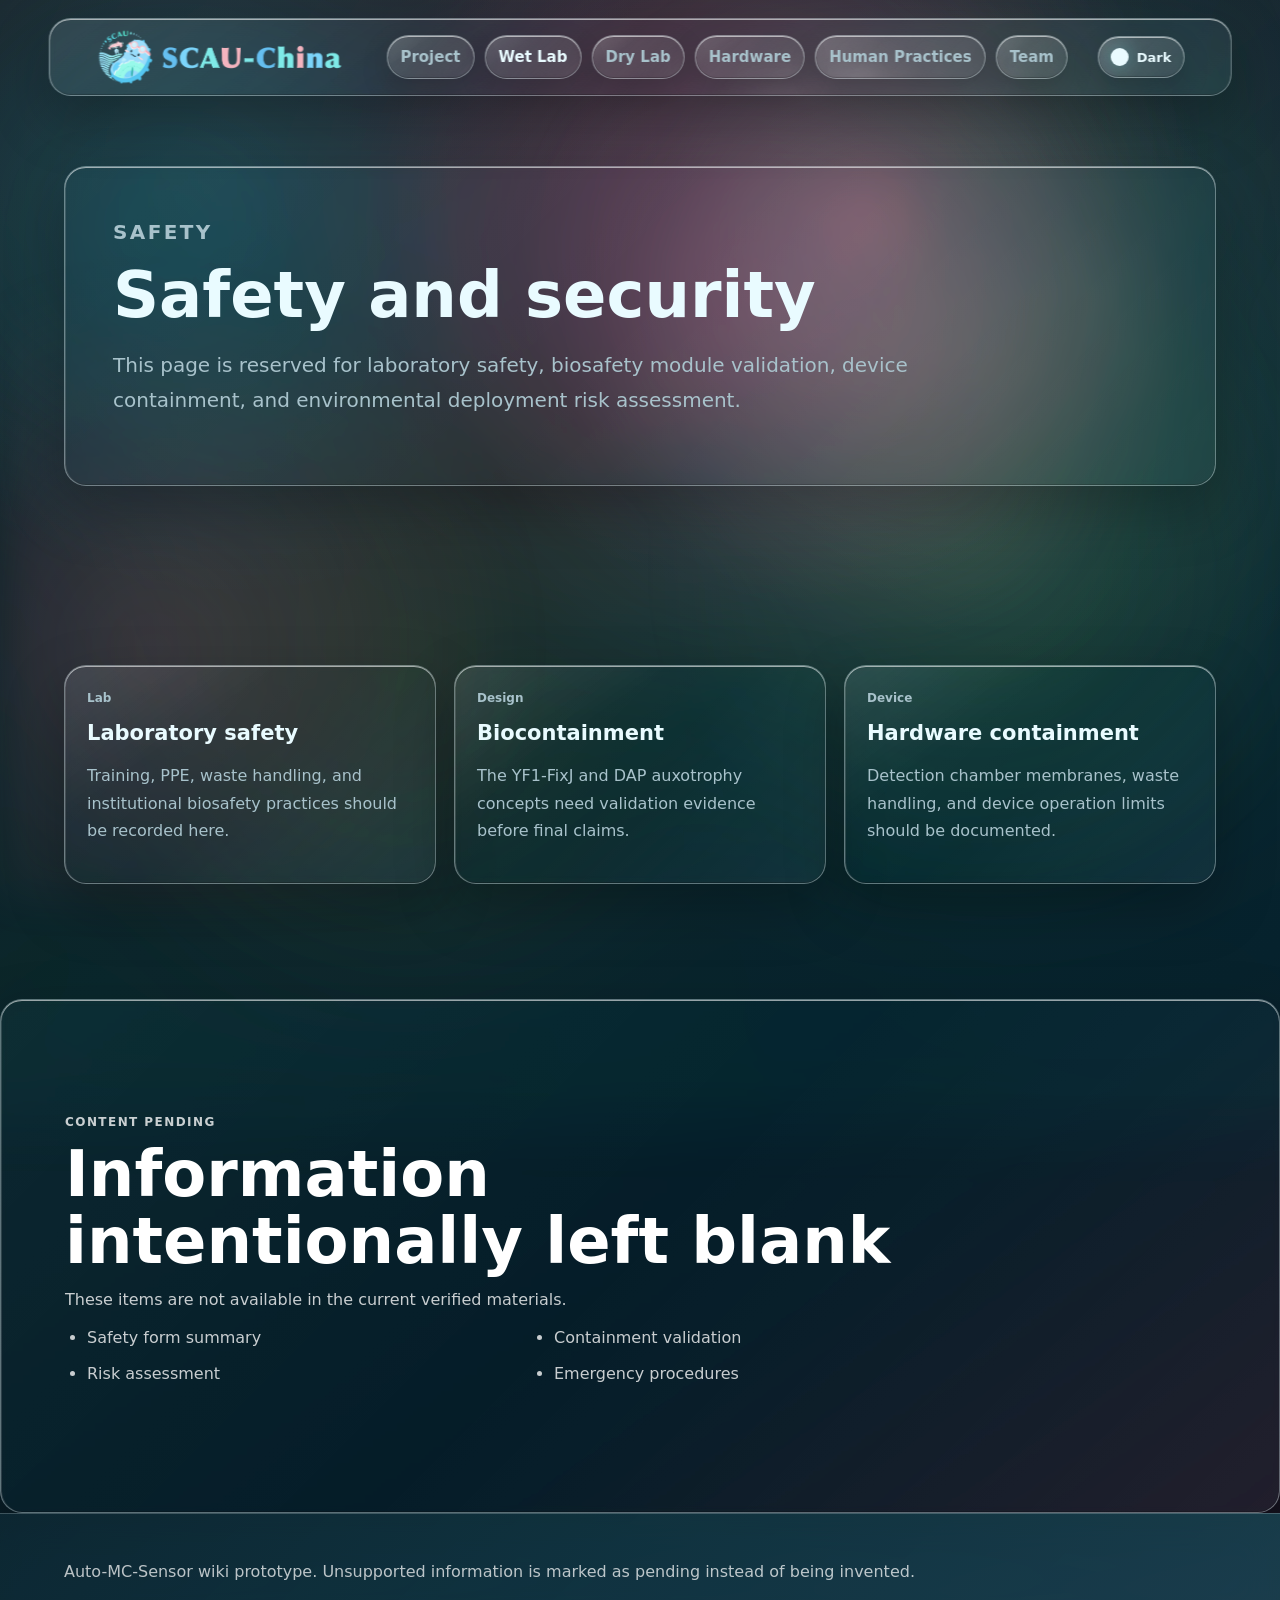
<file: safety/index.html>
﻿<!doctype html>
<html lang="en">
<head>
  <meta charset="utf-8">
  <meta name="viewport" content="width=device-width, initial-scale=1">
  <title>Safety | Auto-MC-Sensor</title>
  <link rel="stylesheet" href="../styles.css">
  <script src="../liquid-glass.js" defer></script>
</head>
<body>
  <nav class="topbar"><a class="brand" href="../index.html"><img class="brand-logo" src="../assets/art/LOGO%E6%B7%B1%E8%89%B2%E7%89%88_%E9%80%82%E7%94%A8%E4%BA%8E%E6%B5%85%E8%89%B2%E8%83%8C%E6%99%AF_01.png" alt="Auto-MC-Sensor logo"></a><div class="navlinks"><div class="nav-group"><a class="nav-parent " href="../index.html">Project</a><div class="nav-menu"><a class="" href="../index.html">Home</a><a class="" href="../description/index.html">Description</a><a class="" href="../results/index.html">Results</a><a class="" href="../contribution/index.html">Contribution</a></div></div><div class="nav-group"><a class="nav-parent active" href="../engineering/index.html">Wet Lab</a><div class="nav-menu"><a class="" href="../engineering/index.html">Engineering</a><a class="active" href="../safety/index.html">Safety</a><a class="" href="../parts/index.html">Parts</a></div></div><div class="nav-group"><a class="nav-parent " href="../model/index.html">Dry Lab</a><div class="nav-menu"><a class="" href="../model/index.html">Model</a></div></div><div class="nav-group"><a class="nav-parent " href="../hardware/index.html">Hardware</a><div class="nav-menu"><a class="" href="../hardware/index.html">Hardware</a></div></div><div class="nav-group"><a class="nav-parent " href="../human-practices/index.html">Human Practices</a><div class="nav-menu"><a class="" href="../human-practices/index.html">Human Practices</a><a class="" href="../art/index.html">Art</a></div></div><div class="nav-group"><a class="nav-parent " href="../team/index.html">Team</a><div class="nav-menu"><a class="" href="../team/index.html">Team</a><a class="" href="../notebook/index.html">Notebook</a><a class="" href="../attributions/index.html">Attributions</a></div></div></div></nav>
  <main>
<header class="page-hero"><p class="eyebrow">Safety</p><h1>Safety and security</h1><p>This page is reserved for laboratory safety, biosafety module validation, device containment, and environmental deployment risk assessment.</p></header>
<section class="section"><div class="grid three">
  <article class="card"><p class="tag">Lab</p><h3>Laboratory safety</h3><p>Training, PPE, waste handling, and institutional biosafety practices should be recorded here.</p></article>
  <article class="card"><p class="tag">Design</p><h3>Biocontainment</h3><p>The YF1-FixJ and DAP auxotrophy concepts need validation evidence before final claims.</p></article>
  <article class="card"><p class="tag">Device</p><h3>Hardware containment</h3><p>Detection chamber membranes, waste handling, and device operation limits should be documented.</p></article>
</div></section>
<section class="section pending"><p class="eyebrow">Content pending</p><h2>Information intentionally left blank</h2><p>These items are not available in the current verified materials.</p><ul><li>Safety form summary</li><li>Risk assessment</li><li>Containment validation</li><li>Emergency procedures</li></ul></section>
</main>
  <footer>
    <p>Auto-MC-Sensor wiki prototype. Unsupported information is marked as pending instead of being invented.</p>
  </footer>
</body>
</html>
</file>
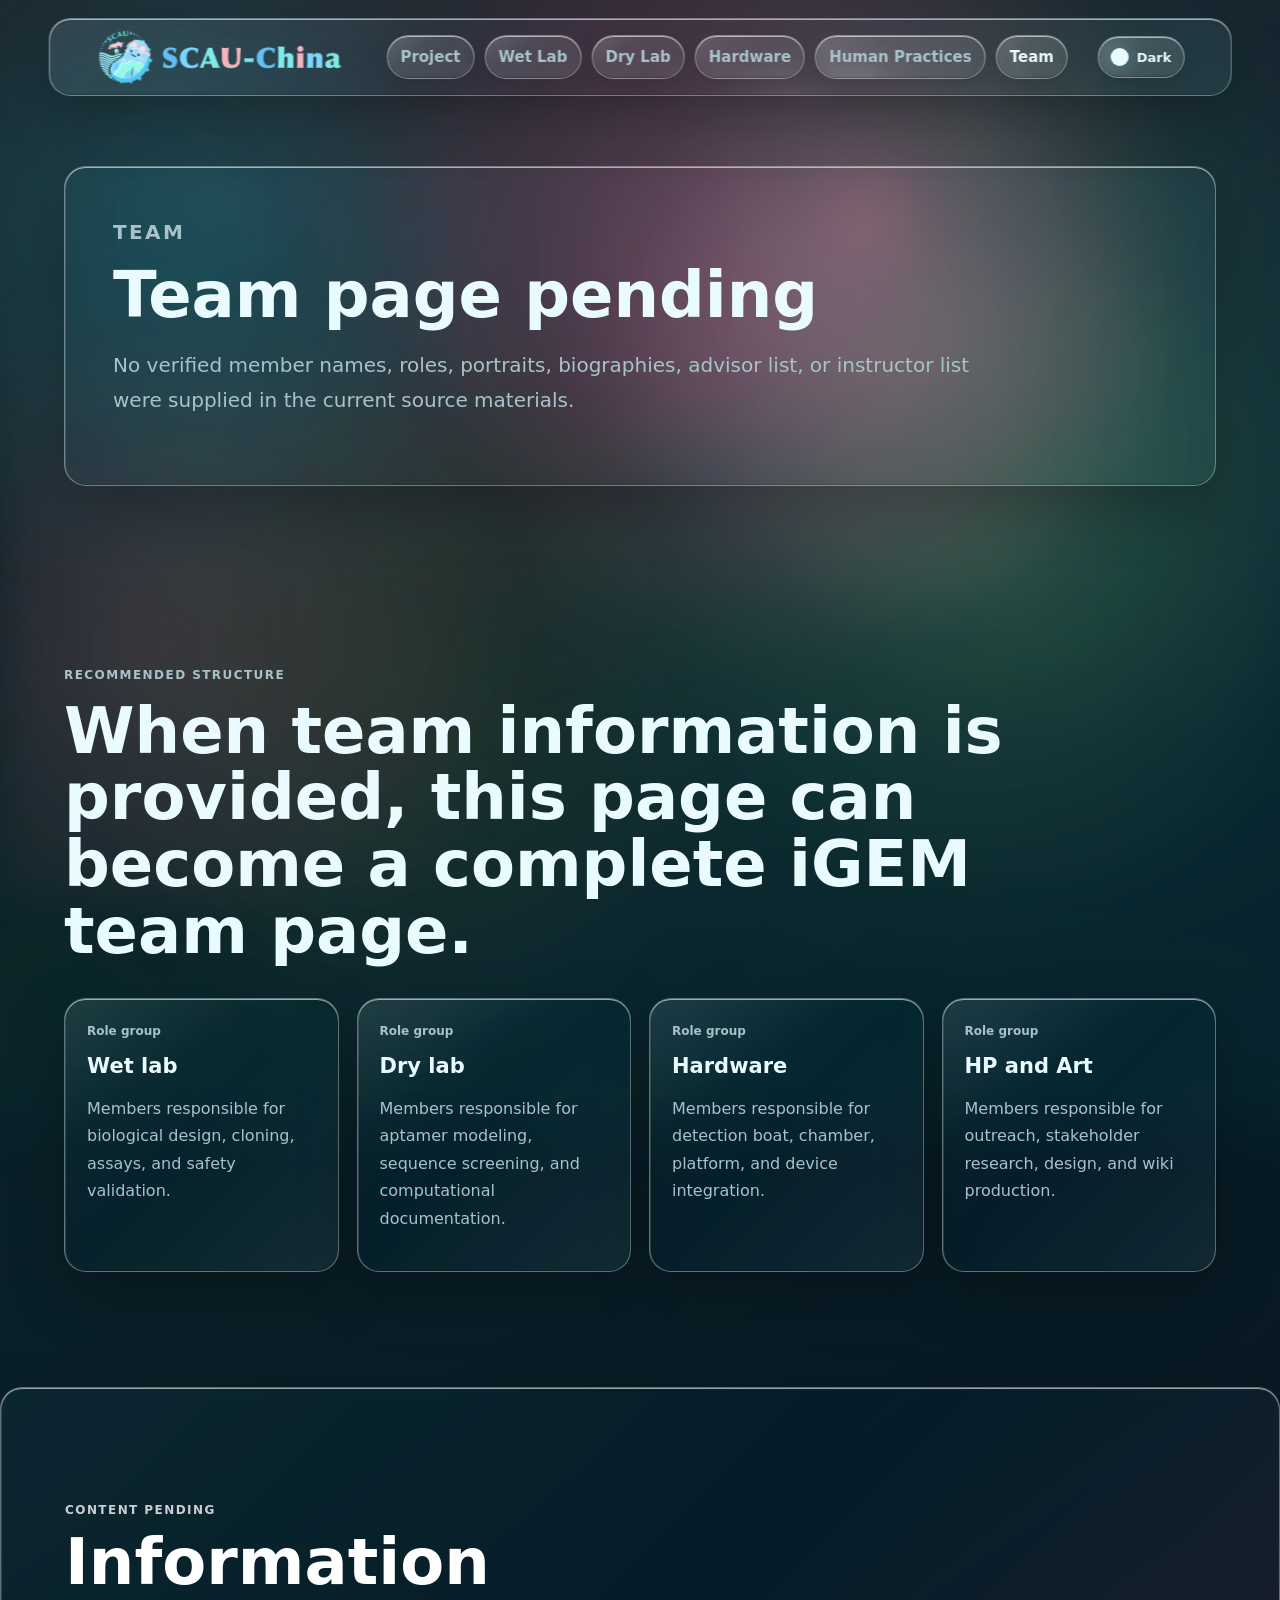
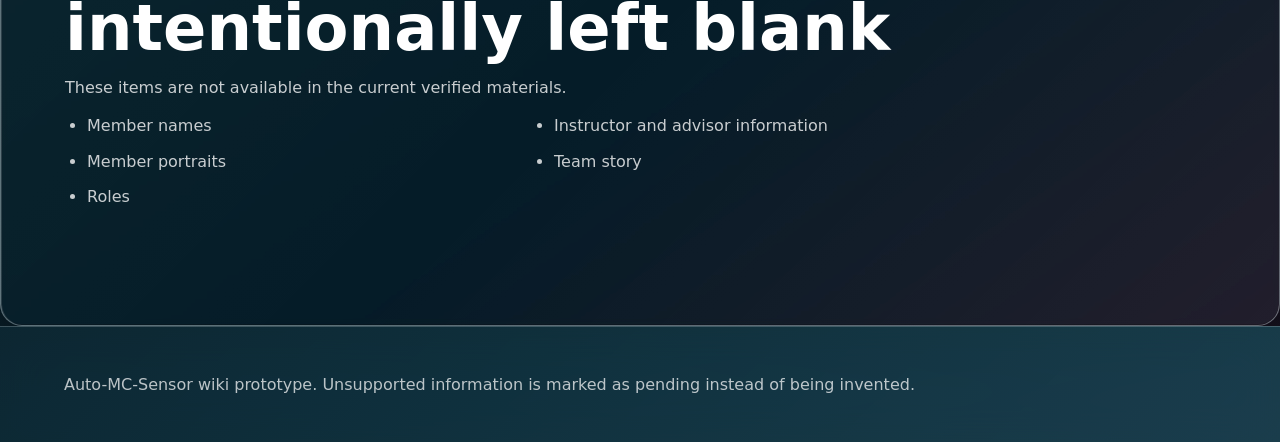
<file: team/index.html>
﻿<!doctype html>
<html lang="en">
<head>
  <meta charset="utf-8">
  <meta name="viewport" content="width=device-width, initial-scale=1">
  <title>Team | Auto-MC-Sensor</title>
  <link rel="stylesheet" href="../styles.css">
  <script src="../liquid-glass.js" defer></script>
</head>
<body>
  <nav class="topbar"><a class="brand" href="../index.html"><img class="brand-logo" src="../assets/art/LOGO%E6%B7%B1%E8%89%B2%E7%89%88_%E9%80%82%E7%94%A8%E4%BA%8E%E6%B5%85%E8%89%B2%E8%83%8C%E6%99%AF_01.png" alt="Auto-MC-Sensor logo"></a><div class="navlinks"><div class="nav-group"><a class="nav-parent " href="../index.html">Project</a><div class="nav-menu"><a class="" href="../index.html">Home</a><a class="" href="../description/index.html">Description</a><a class="" href="../results/index.html">Results</a><a class="" href="../contribution/index.html">Contribution</a></div></div><div class="nav-group"><a class="nav-parent " href="../engineering/index.html">Wet Lab</a><div class="nav-menu"><a class="" href="../engineering/index.html">Engineering</a><a class="" href="../safety/index.html">Safety</a><a class="" href="../parts/index.html">Parts</a></div></div><div class="nav-group"><a class="nav-parent " href="../model/index.html">Dry Lab</a><div class="nav-menu"><a class="" href="../model/index.html">Model</a></div></div><div class="nav-group"><a class="nav-parent " href="../hardware/index.html">Hardware</a><div class="nav-menu"><a class="" href="../hardware/index.html">Hardware</a></div></div><div class="nav-group"><a class="nav-parent " href="../human-practices/index.html">Human Practices</a><div class="nav-menu"><a class="" href="../human-practices/index.html">Human Practices</a><a class="" href="../art/index.html">Art</a></div></div><div class="nav-group"><a class="nav-parent active" href="../team/index.html">Team</a><div class="nav-menu"><a class="active" href="../team/index.html">Team</a><a class="" href="../notebook/index.html">Notebook</a><a class="" href="../attributions/index.html">Attributions</a></div></div></div></nav>
  <main>
<header class="page-hero"><p class="eyebrow">Team</p><h1>Team page pending</h1><p>No verified member names, roles, portraits, biographies, advisor list, or instructor list were supplied in the current source materials.</p></header>
<section class="section">
  <div class="section-head">
    <p class="eyebrow">Recommended structure</p>
    <h2>When team information is provided, this page can become a complete iGEM team page.</h2>
  </div>
  <div class="grid four">
    <article class="card"><p class="tag">Role group</p><h3>Wet lab</h3><p>Members responsible for biological design, cloning, assays, and safety validation.</p></article>
    <article class="card"><p class="tag">Role group</p><h3>Dry lab</h3><p>Members responsible for aptamer modeling, sequence screening, and computational documentation.</p></article>
    <article class="card"><p class="tag">Role group</p><h3>Hardware</h3><p>Members responsible for detection boat, chamber, platform, and device integration.</p></article>
    <article class="card"><p class="tag">Role group</p><h3>HP and Art</h3><p>Members responsible for outreach, stakeholder research, design, and wiki production.</p></article>
  </div>
</section>
<section class="section pending"><p class="eyebrow">Content pending</p><h2>Information intentionally left blank</h2><p>These items are not available in the current verified materials.</p><ul><li>Member names</li><li>Member portraits</li><li>Roles</li><li>Instructor and advisor information</li><li>Team story</li></ul></section>
</main>
  <footer>
    <p>Auto-MC-Sensor wiki prototype. Unsupported information is marked as pending instead of being invented.</p>
  </footer>
</body>
</html>
</file>
<file: styles.css>
:root{
  --ink:#12313c;
  --muted:#617a83;
  --paper:#f7fbfb;
  --panel:#fff;
  --line:rgba(18,49,60,.14);
  --accent:#318ca3;
  --leaf:#5da271;
  --coral:#e17363;
  --shadow:0 24px 70px rgba(63,135,151,.18);
}
*{box-sizing:border-box}
html{scroll-behavior:smooth}
body{margin:0;font-family:Inter,ui-sans-serif,system-ui,-apple-system,BlinkMacSystemFont,"Segoe UI","Microsoft YaHei",sans-serif;color:var(--ink);background:var(--paper)}
img{max-width:100%;display:block}
.topbar{position:sticky;top:0;z-index:10;min-height:68px;display:flex;align-items:center;justify-content:space-between;gap:20px;padding:0 clamp(18px,4vw,64px);background:rgba(247,251,251,.92);backdrop-filter:blur(18px);border-bottom:1px solid var(--line)}
.brand{display:inline-flex;align-items:center;gap:12px;text-decoration:none;color:var(--ink);font-weight:900}
.brand img{width:42px;height:42px;object-fit:contain}
.brand .brand-logo{width:auto;height:46px;max-width:min(280px,38vw);object-fit:contain}
.navlinks{display:flex;flex-wrap:wrap;gap:clamp(10px,1.5vw,24px);font-size:14px;font-weight:800}
.navlinks a{color:var(--muted);text-decoration:none}
.navlinks a.active,.navlinks a:hover{color:var(--ink)}
.hero{position:relative;min-height:calc(100vh - 68px);display:grid;align-items:center;overflow:hidden;padding:8vh clamp(20px,5vw,80px);background:linear-gradient(140deg,#fff 0%,#ecfbf8 55%,#eff7ff 100%)}
.hero:after{content:"";position:absolute;inset:0;background:linear-gradient(90deg,rgba(247,251,251,.96),rgba(247,251,251,.68) 50%,rgba(247,251,251,.16))}
.hero-copy{position:relative;z-index:2;max-width:900px}
.hero h1{margin:0;font-size:clamp(52px,8vw,112px);line-height:.96;letter-spacing:0}
.lead{max-width:780px;font-size:clamp(18px,2vw,24px);color:var(--muted);line-height:1.65}
.hero-actions{display:flex;flex-wrap:wrap;gap:12px;margin:28px 0}
.hero-metrics{display:flex;flex-wrap:wrap;gap:10px;margin-top:22px}
.hero-metrics span{padding:10px 14px;border:1px solid var(--line);border-radius:999px;background:rgba(255,255,255,.78);font-weight:800}
.page-hero{padding:clamp(90px,12vw,150px) clamp(20px,5vw,80px) clamp(50px,8vw,90px);background:linear-gradient(135deg,#fff,#eefbf8)}
.eyebrow{margin:0 0 12px;text-transform:uppercase;letter-spacing:.12em;font-size:12px;font-weight:900;color:var(--accent)}
.page-hero h1,.section h2{margin:0;font-size:clamp(36px,5vw,68px);line-height:1.04;letter-spacing:0}
.page-hero p,.section-head p,.card p,.prose p,.media-feature p,.figure figcaption,.gallery figcaption{color:var(--muted);line-height:1.72}
.page-hero p{max-width:820px;font-size:20px}
.section{padding:clamp(68px,9vw,120px) clamp(20px,5vw,80px)}
.section.compact{padding-top:22px;padding-bottom:22px}
.section-head{max-width:1000px;margin-bottom:34px}
.prose{max-width:1080px}
.prose p{max-width:880px;font-size:18px}
.toc{display:flex;gap:10px;flex-wrap:wrap}
.toc a{padding:10px 14px;border:1px solid var(--line);border-radius:999px;background:white;color:var(--ink);text-decoration:none;font-weight:800}
.grid{display:grid;gap:18px}
.grid.two{grid-template-columns:repeat(2,minmax(0,1fr))}
.grid.three{grid-template-columns:repeat(3,minmax(0,1fr))}
.grid.four{grid-template-columns:repeat(4,minmax(0,1fr))}
.card{background:var(--panel);border:1px solid var(--line);border-radius:8px;padding:22px;box-shadow:0 8px 26px rgba(36,95,111,.07)}
.tag{margin:0 0 12px;color:var(--coral);font-size:12px;font-weight:900}
.card h3{margin:0 0 10px;font-size:21px;line-height:1.2}
.stats{display:grid;grid-template-columns:repeat(4,minmax(0,1fr));gap:16px}
.stat{background:white;border:1px solid var(--line);border-radius:8px;padding:22px;min-height:124px;display:grid;align-content:space-between}
.stat strong{font-size:clamp(32px,5vw,58px);line-height:1;color:var(--accent)}
.stat span{color:var(--muted);font-weight:800}
.media-feature{display:grid;grid-template-columns:1.12fr .88fr;gap:clamp(28px,5vw,64px);align-items:center}
.media-feature.reverse{grid-template-columns:.88fr 1.12fr}
.media-feature.reverse img{order:2}
.media-feature img,.wide,.panel-img,.figure img,.image-row img{border-radius:8px;box-shadow:var(--shadow);background:white}
.button{display:inline-block;padding:12px 16px;border-radius:999px;background:var(--ink);color:white;text-decoration:none;font-weight:900}
.button.ghost{background:white;color:var(--ink);border:1px solid var(--line)}
.wide{width:100%;max-height:780px;object-fit:contain}
.figure{margin:0}
.figure figcaption,.gallery figcaption{font-size:13px;margin-top:9px}
.image-row{display:grid;grid-template-columns:repeat(3,minmax(0,1fr));gap:18px}
.image-row .figure img{width:100%;height:260px;object-fit:contain;padding:10px}
.art-strip{display:grid;grid-template-columns:repeat(4,1fr);gap:16px}
.art-strip img{aspect-ratio:4/3;width:100%;height:100%;object-fit:contain;background:white;border:1px solid var(--line);border-radius:8px;padding:12px}
.gallery{display:grid;grid-template-columns:repeat(4,minmax(0,1fr));gap:16px}
.gallery figure{margin:0;background:white;border:1px solid var(--line);border-radius:8px;padding:12px}
.gallery img{width:100%;aspect-ratio:4/3;object-fit:contain}
.pending{background:#12313c;color:white}
.pending h2{max-width:900px}
.pending p,.pending li{color:rgba(255,255,255,.78)}
.pending ul{max-width:940px;margin:0;padding-left:22px;columns:2}
.pending li{break-inside:avoid;margin-bottom:10px;line-height:1.6}
footer{padding:32px clamp(20px,5vw,80px);background:#0f2a35;color:rgba(255,255,255,.72)}
@media(max-width:980px){
  .navlinks{display:none}
  .grid.three,.grid.four,.stats,.media-feature,.media-feature.reverse,.image-row,.art-strip,.gallery{grid-template-columns:1fr}
  .media-feature.reverse img{order:0}
  .pending ul{columns:1}
  .image-row .figure img{height:auto}
}

:root{
  --glass:rgba(255,255,255,.46);
  --glass-strong:rgba(255,255,255,.66);
  --glass-dark:rgba(13,43,55,.58);
  --glass-line:rgba(255,255,255,.62);
  --aqua:#51d7e5;
  --mint:#79efb2;
  --gold:#f7d875;
  --rose:#ff8aa4;
  --mx:70vw;
  --my:24vh;
  --page-bg-opacity:1;
}
body{
  position:relative;
  min-height:100vh;
  overflow-x:hidden;
  background:
    radial-gradient(circle at 18% 10%, rgba(81,215,229,.38), transparent 32vw),
    radial-gradient(circle at 86% 18%, rgba(121,239,178,.24), transparent 30vw),
    linear-gradient(145deg,#f8ffff 0%,#edfdf8 38%,#f3f8ff 73%,#fff8fb 100%);
}
body::before,
body::after{
  content:"";
  position:fixed;
  pointer-events:none;
  inset:-20vmax;
  z-index:-2;
}
body::before{
  inset:0;
  background:
    radial-gradient(circle at var(--mx) var(--my), rgba(255,255,255,.56), transparent 4.5rem),
    radial-gradient(circle at calc(var(--mx) - 4rem) calc(var(--my) + 3rem), rgba(81,215,229,.36), transparent 18rem),
    radial-gradient(circle at calc(var(--mx) + 7rem) calc(var(--my) - 5rem), rgba(121,239,178,.26), transparent 20rem),
    radial-gradient(circle at calc(var(--mx) + 2rem) calc(var(--my) + 8rem), rgba(255,138,164,.18), transparent 18rem),
    radial-gradient(circle at 12% 72%, rgba(255,138,164,.18), transparent 24rem),
    radial-gradient(circle at 78% 64%, rgba(247,216,117,.2), transparent 22rem);
  filter:blur(22px) saturate(135%);
  animation:none;
}
body::after{
  z-index:-3;
  opacity:.72;
  background:
    conic-gradient(from 110deg at 50% 50%, rgba(81,215,229,.16), rgba(121,239,178,.1), rgba(255,138,164,.13), rgba(81,215,229,.16));
  filter:blur(44px) saturate(135%);
  animation:slowSpin 34s linear infinite;
}
main{
  position:relative;
  z-index:1;
}
.topbar{
  background:linear-gradient(120deg,rgba(255,255,255,.7),rgba(255,255,255,.34));
  border-bottom:1px solid rgba(255,255,255,.72);
  box-shadow:0 12px 42px rgba(39,119,138,.13);
  backdrop-filter:blur(26px) saturate(180%);
}
.brand,
.navlinks a,
.toc a,
.button,
.hero-metrics span,
.card,
.stat,
.gallery figure,
.art-strip img,
.figure img,
.image-row .figure img,
.media-feature img,
.pending{
  position:relative;
}
.brand::after,
.toc a::after,
.button::after,
.hero-metrics span::after,
.card::after,
.stat::after,
.gallery figure::after,
.art-strip img::after{
  content:"";
  position:absolute;
  inset:0;
  border-radius:inherit;
  pointer-events:none;
  background:linear-gradient(135deg,rgba(255,255,255,.62),transparent 36%,rgba(255,255,255,.28) 68%,transparent);
  opacity:.45;
}
.hero{
  isolation:isolate;
  background:
    radial-gradient(circle at 25% 20%, rgba(255,255,255,.9), transparent 30vw),
    linear-gradient(140deg,rgba(244,255,255,.92),rgba(226,255,247,.7) 48%,rgba(241,247,255,.78));
}
.hero:before{
  content:"";
  position:absolute;
  inset:7vh 4vw auto auto;
  width:42vw;
  aspect-ratio:1;
  border-radius:50%;
  background:
    radial-gradient(circle at 35% 35%, rgba(255,255,255,.82), rgba(81,215,229,.28) 30%, rgba(121,239,178,.16) 55%, transparent 72%);
  filter:blur(6px);
  mix-blend-mode:screen;
  animation:liquidFloat 10s ease-in-out infinite alternate;
  z-index:1;
}
.hero:after{
  background:
    linear-gradient(90deg,rgba(248,255,255,.9),rgba(248,255,255,.58) 48%,rgba(248,255,255,.08));
}
.hero-copy{
  padding:clamp(20px,3vw,34px);
  border:1px solid rgba(255,255,255,.74);
  border-radius:8px;
  background:linear-gradient(135deg,rgba(255,255,255,.58),rgba(255,255,255,.22));
  box-shadow:0 28px 90px rgba(41,124,144,.18), inset 0 1px 0 rgba(255,255,255,.84);
  backdrop-filter:blur(24px) saturate(165%);
}
.page-hero{
  position:relative;
  overflow:hidden;
  background:
    radial-gradient(circle at 22% 20%, rgba(81,215,229,.24), transparent 34vw),
    radial-gradient(circle at 84% 26%, rgba(121,239,178,.24), transparent 30vw),
    linear-gradient(135deg,rgba(255,255,255,.86),rgba(238,251,248,.68));
}
.page-hero:after{
  content:"";
  position:absolute;
  inset:auto 5vw -16vh auto;
  width:38vw;
  aspect-ratio:1;
  border-radius:50%;
  background:radial-gradient(circle,rgba(255,255,255,.72),rgba(81,215,229,.22),transparent 68%);
  filter:blur(10px);
  animation:liquidFloat 12s ease-in-out infinite alternate-reverse;
}
.section{
  position:relative;
}
.section::before{
  content:"";
  position:absolute;
  inset:18px clamp(10px,3vw,42px);
  border-radius:8px;
  background:linear-gradient(135deg,rgba(255,255,255,.22),rgba(255,255,255,.05));
  border:1px solid rgba(255,255,255,.28);
  pointer-events:none;
  opacity:.54;
}
.section > *{
  position:relative;
  z-index:1;
}
.card,
.stat,
.toc a,
.gallery figure,
.art-strip img,
.hero-metrics span,
.button.ghost{
  background:linear-gradient(135deg,var(--glass-strong),rgba(255,255,255,.28));
  border:1px solid var(--glass-line);
  box-shadow:0 18px 54px rgba(32,107,128,.13), inset 0 1px 0 rgba(255,255,255,.85), inset 0 -1px 0 rgba(255,255,255,.22);
  backdrop-filter:blur(22px) saturate(175%);
}
.card,
.stat,
.toc a,
.button,
.gallery figure{
  transition:transform .28s ease, box-shadow .28s ease, border-color .28s ease;
}
.card:hover,
.stat:hover,
.gallery figure:hover,
.toc a:hover{
  transform:translateY(-4px);
  border-color:rgba(255,255,255,.95);
  box-shadow:0 26px 70px rgba(32,107,128,.2), inset 0 1px 0 rgba(255,255,255,.95);
}
.button{
  overflow:hidden;
  border:1px solid rgba(255,255,255,.52);
  background:linear-gradient(135deg,rgba(18,49,60,.92),rgba(34,121,143,.78));
  box-shadow:0 18px 46px rgba(22,92,109,.22), inset 0 1px 0 rgba(255,255,255,.28);
}
.button:hover{
  transform:translateY(-2px);
}
.media-feature img,
.figure img,
.image-row .figure img,
.wide{
  padding:8px;
  background:linear-gradient(135deg,rgba(255,255,255,.62),rgba(255,255,255,.22));
  border:1px solid rgba(255,255,255,.72);
  box-shadow:0 24px 80px rgba(38,116,136,.18), inset 0 1px 0 rgba(255,255,255,.9);
  backdrop-filter:blur(16px) saturate(160%);
}
.pending{
  overflow:hidden;
  background:
    radial-gradient(circle at 18% 18%, rgba(81,215,229,.24), transparent 28rem),
    radial-gradient(circle at 80% 72%, rgba(255,138,164,.18), transparent 22rem),
    linear-gradient(135deg,rgba(13,43,55,.76),rgba(18,49,60,.58));
  border-top:1px solid rgba(255,255,255,.24);
  border-bottom:1px solid rgba(255,255,255,.16);
  backdrop-filter:blur(18px) saturate(150%);
}
footer{
  position:relative;
  z-index:1;
  background:linear-gradient(135deg,rgba(15,42,53,.82),rgba(28,84,98,.68));
  border-top:1px solid rgba(255,255,255,.2);
  backdrop-filter:blur(20px) saturate(160%);
}
@keyframes liquidDrift{
  0%{transform:translate3d(-2vw,-1vh,0) scale(1)}
  50%{transform:translate3d(3vw,2vh,0) scale(1.04)}
  100%{transform:translate3d(-1vw,4vh,0) scale(.98)}
}
@keyframes liquidFloat{
  0%{transform:translate3d(0,0,0) scale(1)}
  100%{transform:translate3d(-4vw,5vh,0) scale(1.12)}
}
@keyframes slowSpin{
  to{transform:rotate(1turn)}
}
@media (prefers-reduced-motion: reduce){
  *,
  *::before,
  *::after{
    animation-duration:.001ms!important;
    animation-iteration-count:1!important;
    transition-duration:.001ms!important;
  }
}
@media(max-width:980px){
  .hero-copy{padding:20px}
  .section::before{inset:10px}
  .hero:before,.page-hero:after{width:70vw}
  .page-hero h1,
  .section h2,
  .card h3,
  .page-hero p,
  .section-head p,
  .prose p,
  .media-feature p,
  .pending li{
    max-width:100%;
    overflow-wrap:anywhere;
  }
  .toc{
    display:grid;
    grid-template-columns:repeat(2,minmax(0,1fr));
  }
  .toc a{
    width:100%;
    text-align:center;
  }
}
@media(max-width:520px){
  body,
  main{
    width:100%;
    max-width:100vw;
    overflow-x:hidden;
  }
  .page-hero,
  .section{
    padding-left:24px;
    padding-right:24px;
    width:100%;
    max-width:100vw;
  }
  .page-hero > *,
  .section > *,
  .section-head,
  .prose,
  .media-feature > div{
    width:100%;
    max-width:calc(100vw - 48px);
    min-width:0;
  }
  .page-hero h1,
  .section h2{
    font-size:clamp(34px,11vw,46px);
  }
  .page-hero p,
  .section-head p,
  .prose p,
  .media-feature p{
    font-size:18px;
    line-height:1.7;
  }
  .toc{
    grid-template-columns:1fr;
  }
}

/* Unified liquid-glass geometry and light system */
:root{
  --liquid-radius:8px;
  --cursor-aqua:rgba(81,215,229,.36);
  --cursor-mint:rgba(121,239,178,.26);
  --cursor-rose:rgba(255,138,164,.18);
}
body::before{
  inset:0;
  background:
    radial-gradient(circle at var(--mx) var(--my), rgba(255,255,255,.56), transparent 4.5rem),
    radial-gradient(circle at calc(var(--mx) - 4rem) calc(var(--my) + 3rem), var(--cursor-aqua), transparent 18rem),
    radial-gradient(circle at calc(var(--mx) + 7rem) calc(var(--my) - 5rem), var(--cursor-mint), transparent 20rem),
    radial-gradient(circle at calc(var(--mx) + 2rem) calc(var(--my) + 8rem), var(--cursor-rose), transparent 18rem),
    radial-gradient(circle at 12% 72%, rgba(255,138,164,.18), transparent 24rem),
    radial-gradient(circle at 78% 64%, rgba(247,216,117,.2), transparent 22rem);
  filter:blur(22px) saturate(135%);
  animation:none;
}
.hero:after{
  background:
    linear-gradient(90deg,rgba(248,255,255,.9),rgba(248,255,255,.58) 48%,rgba(248,255,255,.08));
}
.card,
.stat,
.toc a,
.button,
.hero-copy,
.hero-metrics span,
.gallery figure,
.art-strip img,
.media-feature img,
.wide,
.panel-img,
.figure img,
.image-row .figure img{
  border-radius:var(--liquid-radius);
}
.button,
.hero-metrics span,
.toc a{
  border-radius:var(--liquid-radius);
}
.brand{
  border-radius:var(--liquid-radius);
}
.pending,
.section::before{
  border-radius:var(--liquid-radius);
}
.hero{
  background:transparent;
}
.hero::before{
  display:none;
}
.hero::after{
  display:none;
}
body{
  background:
    radial-gradient(circle at 18% 10%, rgba(81,215,229,.26), transparent 34vw),
    radial-gradient(circle at 86% 18%, rgba(121,239,178,.2), transparent 30vw),
    linear-gradient(145deg,#f8ffff 0%,#edfdf8 38%,#f3f8ff 73%,#fff8fb 100%);
}
body::after{
  inset:-18vmax;
  z-index:0;
  opacity:.78;
  background:
    radial-gradient(circle at 12% 28%, rgba(81,215,229,.34), transparent 24rem),
    radial-gradient(circle at 56% 16%, rgba(255,138,164,.2), transparent 28rem),
    radial-gradient(circle at 84% 48%, rgba(121,239,178,.3), transparent 34rem),
    radial-gradient(circle at 36% 78%, rgba(247,216,117,.2), transparent 26rem),
    conic-gradient(from 110deg at 50% 50%, rgba(81,215,229,.12), rgba(121,239,178,.08), rgba(255,138,164,.1), rgba(81,215,229,.12));
  filter:blur(44px) saturate(145%);
  animation:unifiedAura 10s cubic-bezier(.45,0,.2,1) infinite alternate;
}
body::before{
  z-index:0;
}
main,
.topbar,
footer{
  position:relative;
  z-index:1;
}
@keyframes unifiedAura{
  0%{transform:translate3d(-5vw,-3vh,0) scale(1) rotate(0deg)}
  50%{transform:translate3d(6vw,4vh,0) scale(1.07) rotate(10deg)}
  100%{transform:translate3d(-2vw,7vh,0) scale(1.03) rotate(-8deg)}
}
.topbar{
  min-height:88px;
  padding:0 clamp(28px,5vw,76px);
  gap:28px;
  z-index:100;
}
.brand .brand-logo{
  height:58px;
  max-width:min(330px,34vw);
}
.navlinks{
  align-items:center;
  gap:10px;
  font-size:15px;
}
.nav-group{
  position:relative;
}
.nav-group::after{
  content:"";
  position:absolute;
  left:-10px;
  right:-10px;
  top:100%;
  height:18px;
  z-index:110;
}
.nav-parent{
  position:relative;
  z-index:115;
  display:inline-flex;
  align-items:center;
  border:1px solid transparent;
  border-radius:var(--liquid-radius);
  background:transparent;
  color:var(--muted);
  cursor:pointer;
  font:inherit;
  font-weight:900;
  padding:12px 13px;
  white-space:nowrap;
  text-decoration:none;
}
.nav-parent.active,
.nav-group:hover .nav-parent{
  color:var(--ink);
  border-color:rgba(255,255,255,.7);
  background:linear-gradient(135deg,rgba(255,255,255,.58),rgba(255,255,255,.22));
  box-shadow:0 12px 32px rgba(41,124,144,.12), inset 0 1px 0 rgba(255,255,255,.8);
}
.nav-menu{
  position:absolute;
  top:calc(100% + 8px);
  left:50%;
  z-index:120;
  min-width:190px;
  transform:translateX(-50%) translateY(8px);
  padding:10px;
  display:grid;
  gap:4px;
  opacity:0;
  pointer-events:none;
  border:1px solid rgba(255,255,255,.72);
  border-radius:var(--liquid-radius);
  background:linear-gradient(135deg,rgba(255,255,255,.82),rgba(255,255,255,.42));
  box-shadow:0 24px 64px rgba(41,124,144,.18), inset 0 1px 0 rgba(255,255,255,.86);
  backdrop-filter:blur(22px) saturate(170%);
  transition:opacity .18s ease, transform .18s ease;
}
.nav-group:hover .nav-menu,
.nav-group:focus-within .nav-menu{
  opacity:1;
  pointer-events:auto;
  transform:translateX(-50%) translateY(0);
}
.nav-menu a{
  padding:10px 12px;
  border-radius:var(--liquid-radius);
  color:var(--muted);
  text-decoration:none;
  font-weight:850;
  white-space:nowrap;
}
.nav-menu a:hover,
.nav-menu a.active{
  color:var(--ink);
  background:rgba(255,255,255,.62);
}
@media(max-width:980px){
  .topbar{
    min-height:92px;
    align-items:flex-start;
    padding:14px 18px;
    flex-direction:column;
    gap:10px;
    overflow:hidden;
  }
  .brand .brand-logo{
    height:48px;
    max-width:70vw;
  }
  .navlinks{
    display:flex;
    width:100%;
    max-width:100%;
    overflow-x:auto;
    overflow-y:hidden;
    padding-bottom:4px;
    gap:8px;
  }
  .nav-group{
    flex:0 0 auto;
  }
  .navlinks::-webkit-scrollbar{
    display:none;
  }
  .nav-parent{
    display:none;
  }
  .nav-menu{
    position:static;
    min-width:0;
    display:flex;
    gap:6px;
    padding:0;
    opacity:1;
    pointer-events:auto;
    transform:none;
    border:0;
    background:transparent;
    box-shadow:none;
    backdrop-filter:none;
  }
  .nav-menu a{
    padding:10px 12px;
    border:1px solid rgba(255,255,255,.58);
    background:rgba(255,255,255,.36);
  }
  .nav-menu a.active{
    background:rgba(255,255,255,.72);
  }
}
.page-hero{
  --page-panel-x:clamp(20px,5vw,80px);
  --page-panel-pad:clamp(24px,4vw,48px);
  margin:clamp(72px,9vw,118px) var(--page-panel-x) clamp(34px,5vw,64px) var(--page-panel-x);
  padding:var(--page-panel-pad);
  width:auto;
  max-width:none;
  box-sizing:border-box;
  background:linear-gradient(135deg,rgba(255,255,255,.5),rgba(255,255,255,.18));
  border:1px solid rgba(255,255,255,.72);
  border-radius:var(--liquid-radius);
  box-shadow:0 24px 78px rgba(41,124,144,.14), inset 0 1px 0 rgba(255,255,255,.82);
  backdrop-filter:blur(22px) saturate(165%);
  overflow:visible;
}
.page-hero::after{
  display:none;
}
.page-hero::before{
  display:none;
}
.page-hero > *{
  position:relative;
  z-index:1;
  max-width:1180px;
}
.page-hero h1{
  max-width:100%;
  overflow-wrap:balance;
}
.page-hero p{
  max-width:min(860px,100%);
}
@media(max-width:520px){
  .page-hero{
    --page-panel-x:24px;
    --page-panel-pad:22px;
    margin:84px var(--page-panel-x) 32px var(--page-panel-x);
    padding:var(--page-panel-pad);
    width:auto;
    max-width:none;
  }
  .page-hero::before{
    inset:84px var(--page-panel-x) 32px var(--page-panel-x);
    width:auto;
  }
  .page-hero > *{
    max-width:100%;
  }
}
.section::before{
  content:none;
  display:none;
}
/* HarmonyOS-inspired unified corner system */
:root{
  --liquid-radius:22px;
}
.hero-copy,
.page-hero,
.card,
.stat,
.button,
.button.ghost,
.hero-metrics span,
.toc a,
.nav-parent,
.nav-menu,
.nav-menu a,
.gallery figure,
.art-strip img,
.media-feature img,
.wide,
.panel-img,
.figure img,
.image-row .figure img,
.pending{
  border-radius:var(--liquid-radius);
}
.brand,
.brand::after,
.card::after,
.stat::after,
.button::after,
.hero-metrics span::after,
.toc a::after,
.gallery figure::after,
.art-strip img::after{
  border-radius:var(--liquid-radius);
}
.topbar{
  z-index:100;
}
.nav-menu{
  z-index:120;
}
.nav-group:last-child .nav-menu{
  left:auto;
  right:0;
  transform:translateY(10px);
}
.nav-group:last-child:hover .nav-menu,
.nav-group:last-child:focus-within .nav-menu{
  transform:translateY(0);
}
/* Final media layout pass: unified image cards and real rounded image clipping */
:root{
  --media-gap:clamp(16px,2.4vw,26px);
  --media-pad:10px;
  --media-inner-radius:calc(var(--liquid-radius) - 8px);
}
.image-row{
  grid-template-columns:repeat(auto-fit,minmax(min(290px,100%),1fr));
  gap:var(--media-gap);
  align-items:stretch;
}
.image-row:has(> .figure:only-child){
  grid-template-columns:minmax(0,900px);
}
.figure,
.gallery figure{
  margin:0;
  overflow:hidden;
  border-radius:var(--liquid-radius);
  background:linear-gradient(135deg,rgba(255,255,255,.62),rgba(255,255,255,.26));
  border:1px solid rgba(255,255,255,.72);
  box-shadow:0 18px 54px rgba(32,107,128,.13), inset 0 1px 0 rgba(255,255,255,.85);
  backdrop-filter:blur(18px) saturate(165%);
}
.figure{
  display:flex;
  flex-direction:column;
  padding:var(--media-pad);
}
.figure img,
.gallery img,
.media-feature img,
.wide,
.panel-img,
.art-strip img{
  display:block;
  overflow:hidden;
  border-radius:var(--media-inner-radius);
}
.image-row .figure img{
  width:100%;
  height:auto;
  aspect-ratio:4 / 3;
  padding:0;
  object-fit:contain;
  background:rgba(255,255,255,.62);
  border:1px solid rgba(255,255,255,.72);
  box-shadow:none;
}
.image-row .figure img[src$=".jpg"],
.image-row .figure img[src$=".jpeg"]{
  object-fit:cover;
}
.figure figcaption,
.gallery figcaption{
  margin:10px 4px 2px;
  line-height:1.45;
}
.gallery{
  grid-template-columns:repeat(auto-fit,minmax(min(220px,100%),1fr));
  gap:var(--media-gap);
}
.gallery figure{
  padding:var(--media-pad);
}
.gallery img{
  width:100%;
  aspect-ratio:4 / 3;
  object-fit:contain;
  background:rgba(255,255,255,.64);
  border:1px solid rgba(255,255,255,.72);
}
.media-feature img,
.wide,
.panel-img{
  padding:var(--media-pad);
  object-fit:contain;
}
.art-strip{
  gap:var(--media-gap);
}
.art-strip img{
  padding:var(--media-pad);
}
@media(max-width:980px){
  .image-row,
  .gallery{
    grid-template-columns:1fr;
  }
}
@media(max-width:520px){
  .page-hero,
  .section{
    box-sizing:border-box;
    overflow:hidden;
  }
  .page-hero h1,
  .section h2{
    max-width:100%;
    font-size:clamp(32px,9.2vw,42px);
    line-height:1.08;
    text-wrap:balance;
    overflow-wrap:anywhere;
  }
  .page-hero p,
  .section-head p,
  .prose p,
  .media-feature p{
    max-width:100%;
    overflow-wrap:anywhere;
  }
}
/* iOS-style liquid glass window material */
:root{
  --liquid-glass-radius:var(--liquid-radius,22px);
  --liquid-glass-border:rgba(51,51,51,.08);
  --liquid-glass-fill:rgba(255,255,255,.08);
  --liquid-glass-edge:rgba(255,255,255,.92);
  --liquid-glass-shadow:0 18px 46px rgba(28,103,126,.18);
}
.liquid-glass{
  --lgx:50%;
  --lgy:35%;
  --lgdx:0;
  --lgdy:0;
  isolation:isolate;
  overflow:hidden;
  border:1px double var(--liquid-glass-border);
  border-radius:var(--liquid-glass-radius);
  background:
    radial-gradient(90px 78px at calc(var(--lgx) - 9%) calc(var(--lgy) - 12%), rgba(255,255,255,.92), rgba(255,255,255,.18) 28%, transparent 62%),
    radial-gradient(circle at var(--lgx) var(--lgy), rgba(255,255,255,.52), rgba(255,255,255,.1) 22%, transparent 58%),
    linear-gradient(135deg, rgba(255,255,255,.34), rgba(255,255,255,.06) 44%, rgba(210,248,255,.14) 68%, rgba(255,255,255,.2));
  box-shadow:
    var(--liquid-glass-shadow),
    inset 2px -2px 1px -1px rgba(255,255,255,.9),
    inset -2px 2px 1px -1px rgba(255,255,255,.9),
    inset 7px -7px 1px -7px rgba(255,255,255,.55),
    inset -7px 7px 1px -7px rgba(255,255,255,.55),
    inset 0 0 2px rgba(0,0,0,.32);
  -webkit-backdrop-filter:blur(22px) saturate(185%) contrast(122%);
  backdrop-filter:blur(22px) saturate(185%) contrast(122%);
  transform:translateZ(0);
  transition:transform .24s ease, box-shadow .24s ease, border-color .24s ease, background .24s ease;
}
.liquid-glass::before,
.liquid-glass::after{
  content:"";
  position:absolute;
  inset:0;
  z-index:-1;
  pointer-events:none;
  border-radius:inherit;
}
.liquid-glass::before{
  inset:8px;
  border:1px solid rgba(0,0,0,.22);
  background:
    radial-gradient(circle at calc(var(--lgx) + 8%) calc(var(--lgy) + 18%), rgba(0,0,0,.24), transparent 34%),
    linear-gradient(145deg, rgba(255,255,255,.2), transparent 44%);
  filter:blur(8px);
  opacity:.52;
}
.liquid-glass::after{
  background:
    radial-gradient(16px 16px at calc(var(--lgx) - 18%) calc(var(--lgy) - 22%), rgba(255,255,255,.96), rgba(255,255,255,.2) 58%, transparent 68%),
    radial-gradient(28px 24px at calc(var(--lgx) - 10%) calc(var(--lgy) + 4%), rgba(255,255,255,.72), rgba(255,255,255,.14) 60%, transparent 72%),
    linear-gradient(45deg, rgba(255,255,255,.76) 0%, transparent 18%, transparent 78%, rgba(255,255,255,.72) 100%),
    linear-gradient(120deg, transparent 0 22%, rgba(255,255,255,.28) 34%, transparent 50% 100%),
    repeating-linear-gradient(110deg, rgba(255,255,255,.08) 0 1px, transparent 1px 12px);
  mix-blend-mode:screen;
  opacity:.68;
  transform:translate(calc(var(--lgdx) * 4px), calc(var(--lgdy) * 4px));
  filter:blur(2px) saturate(135%);
}
.liquid-glass:hover{
  border-color:rgba(255,255,255,.96);
  box-shadow:
    0 24px 66px rgba(28,103,126,.24),
    inset 2px -2px 1px -1px rgba(255,255,255,.95),
    inset -2px 2px 1px -1px rgba(255,255,255,.95),
    inset 0 0 2px rgba(0,0,0,.22);
}
.liquid-glass.is-pressing{
  transform:scale(.985) translateZ(0);
}
.topbar.liquid-glass{
  overflow:visible;
  background:
    radial-gradient(circle at var(--lgx) var(--lgy), rgba(255,255,255,.72), transparent 24%),
    linear-gradient(120deg, rgba(255,255,255,.66), rgba(255,255,255,.24));
}
.topbar.liquid-glass::before,
.topbar.liquid-glass::after{
  z-index:-1;
}
.nav-menu.liquid-glass{
  overflow:hidden;
}
.button.liquid-glass,
.nav-parent.liquid-glass,
.nav-menu a.liquid-glass,
.toc a.liquid-glass,
.hero-metrics span.liquid-glass{
  -webkit-backdrop-filter:blur(18px) saturate(180%);
  backdrop-filter:blur(18px) saturate(180%);
}
.figure.liquid-glass,
.gallery figure.liquid-glass{
  z-index:0;
}
.media-feature img.liquid-glass,
.wide.liquid-glass,
.panel-img.liquid-glass,
.art-strip img.liquid-glass{
  background:
    radial-gradient(circle at var(--lgx) var(--lgy), rgba(255,255,255,.88), rgba(255,255,255,.16) 24%, transparent 54%),
    linear-gradient(135deg, rgba(255,255,255,.62), rgba(255,255,255,.24));
  filter:saturate(108%) contrast(103%);
}
.section.pending.liquid-glass,
.media-feature img.liquid-glass,
.wide.liquid-glass,
.panel-img.liquid-glass{
  transform:none;
}
.section.pending.liquid-glass.is-pressing,
.media-feature img.liquid-glass.is-pressing,
.wide.liquid-glass.is-pressing,
.panel-img.liquid-glass.is-pressing{
  transform:scale(.992);
}
@media(prefers-reduced-motion:reduce){
  .liquid-glass,
  .liquid-glass::after{
    transform:none;
    transition:none;
  }
}
@supports not ((backdrop-filter:blur(1px)) or (-webkit-backdrop-filter:blur(1px))){
  .liquid-glass{
    background:rgba(255,255,255,.78);
  }
}

/* Human Practices spacing pass */
.hp-page .section{
  padding-top:clamp(78px,9vw,126px);
  padding-bottom:clamp(78px,9vw,126px);
}
.hp-page .section > .grid + .grid,
.hp-page .section > .grid + .image-row,
.hp-page .section > .image-row + .image-row,
.hp-page .section > .section-head + .image-row{
  margin-top:clamp(24px,3vw,40px);
}
.hp-page .grid{
  gap:clamp(22px,2.8vw,34px);
}
.hp-page .grid.four{
  grid-template-columns:repeat(auto-fit,minmax(min(260px,100%),1fr));
}
.hp-page .image-row{
  gap:clamp(24px,3vw,38px);
}
.hp-page .card{
  padding:clamp(24px,2.6vw,32px);
  min-height:100%;
}
.hp-page .card h3{
  line-height:1.25;
}
.hp-page .section.liquid-glass,
.hp-page .figure.liquid-glass{
  transform:none;
}
.hp-page .section.liquid-glass.is-pressing,
.hp-page .figure.liquid-glass.is-pressing{
  transform:scale(.992);
}
@media(max-width:980px){
  .hp-page .section{
    padding-top:64px;
    padding-bottom:64px;
  }
  .hp-page .section > .grid + .grid,
  .hp-page .section > .grid + .image-row,
  .hp-page .section > .image-row + .image-row,
  .hp-page .section > .section-head + .image-row{
    margin-top:24px;
  }
  .hp-page .card.liquid-glass{
    transform:none;
  }
  .hp-page .card.liquid-glass.is-pressing{
    transform:scale(.992);
  }
}

/* Floating top navigation placement */
:root{
  --topbar-offset:18px;
  --topbar-x:clamp(24px,3.8vw,56px);
}
.topbar{
  top:var(--topbar-offset);
  width:calc(100% - (var(--topbar-x) * 2));
  max-width:1320px;
  margin:var(--topbar-offset) auto 0;
  min-height:78px;
  padding:0 clamp(22px,3.6vw,54px);
  border:1px solid rgba(255,255,255,.72);
  border-bottom:1px solid rgba(255,255,255,.72);
  border-radius:var(--liquid-radius);
  background:linear-gradient(120deg,rgba(255,255,255,.78),rgba(255,255,255,.36));
  box-shadow:0 18px 54px rgba(39,119,138,.16), inset 0 1px 0 rgba(255,255,255,.9);
  overflow:visible;
}
.topbar.liquid-glass{
  border-radius:var(--liquid-radius);
}
.hero{
  min-height:calc(100vh - 96px);
}
.page-hero{
  margin-top:clamp(42px,5.5vw,78px);
}
@media(max-width:980px){
  :root{
    --topbar-offset:12px;
    --topbar-x:16px;
  }
  .topbar{
    width:calc(100% - (var(--topbar-x) * 2));
    min-height:0;
    margin:var(--topbar-offset) auto 0;
    padding:14px 16px;
    border-radius:var(--liquid-radius);
    overflow:hidden;
  }
  .page-hero{
    margin-top:38px;
  }
}

/* Default dark theme with navbar theme switch */
:root{
  color-scheme:dark;
  --ink:#e9fbff;
  --muted:#a8c2cb;
  --paper:#07191f;
  --panel:rgba(9,29,37,.58);
  --line:rgba(218,249,255,.16);
  --accent:#6fe0ef;
  --leaf:#87e6ae;
  --coral:#ff9c8d;
  --shadow:0 24px 70px rgba(0,0,0,.38);
  --glass:rgba(12,35,44,.52);
  --glass-strong:rgba(19,52,64,.68);
  --glass-line:rgba(255,255,255,.2);
  --liquid-glass-border:rgba(255,255,255,.16);
  --liquid-glass-fill:rgba(255,255,255,.07);
  --liquid-glass-edge:rgba(255,255,255,.7);
  --liquid-glass-shadow:0 18px 48px rgba(0,0,0,.34);
}
html[data-theme="light"]{
  color-scheme:light;
  --ink:#12313c;
  --muted:#617a83;
  --paper:#f7fbfb;
  --panel:#fff;
  --line:rgba(18,49,60,.14);
  --accent:#318ca3;
  --leaf:#5da271;
  --coral:#e17363;
  --shadow:0 24px 70px rgba(63,135,151,.18);
  --glass:rgba(255,255,255,.46);
  --glass-strong:rgba(255,255,255,.66);
  --glass-line:rgba(255,255,255,.62);
  --liquid-glass-border:rgba(51,51,51,.08);
  --liquid-glass-fill:rgba(255,255,255,.08);
  --liquid-glass-edge:rgba(255,255,255,.92);
  --liquid-glass-shadow:0 18px 46px rgba(28,103,126,.18);
}
body{
  background:
    radial-gradient(circle at 18% 10%, rgba(81,215,229,.11), transparent 34vw),
    radial-gradient(circle at 86% 18%, rgba(121,239,178,.075), transparent 30vw),
    radial-gradient(circle at 62% 12%, rgba(255,138,164,.13), transparent 32vw),
    linear-gradient(145deg,#06171d 0%,#0a2028 42%,#071a24 73%,#170f1c 100%);
}
html[data-theme="light"] body{
  background:
    radial-gradient(circle at 18% 10%, rgba(81,215,229,.18), transparent 34vw),
    radial-gradient(circle at 86% 18%, rgba(121,239,178,.13), transparent 30vw),
    radial-gradient(circle at 60% 12%, rgba(255,138,164,.22), transparent 34vw),
    linear-gradient(145deg,#f8ffff 0%,#f2fbf8 38%,#f7f8ff 68%,#fff3f8 100%);
}
body::before{
  background:
    radial-gradient(circle at var(--mx) var(--my), rgba(255,138,164,.13), transparent 5rem),
    radial-gradient(circle at calc(var(--mx) - 4rem) calc(var(--my) + 3rem), rgba(81,215,229,.11), transparent 18rem),
    radial-gradient(circle at calc(var(--mx) + 7rem) calc(var(--my) - 5rem), rgba(121,239,178,.08), transparent 20rem),
    radial-gradient(circle at calc(var(--mx) + 2rem) calc(var(--my) + 8rem), rgba(255,138,164,.16), transparent 18rem),
    radial-gradient(circle at 12% 72%, rgba(255,138,164,.16), transparent 24rem),
    radial-gradient(circle at 78% 64%, rgba(247,216,117,.08), transparent 22rem);
}
body::after{
  opacity:.9;
  background:
    radial-gradient(circle at 12% 28%, rgba(81,215,229,.2), transparent 24rem),
    radial-gradient(circle at 56% 16%, rgba(255,138,164,.12), transparent 28rem),
    radial-gradient(circle at 84% 48%, rgba(121,239,178,.17), transparent 34rem),
    radial-gradient(circle at 36% 78%, rgba(247,216,117,.1), transparent 26rem),
    conic-gradient(from 110deg at 50% 50%, rgba(81,215,229,.1), rgba(121,239,178,.06), rgba(255,138,164,.08), rgba(81,215,229,.1));
}
html[data-theme="light"] body::before{
  background:
    radial-gradient(circle at var(--mx) var(--my), rgba(255,255,255,.56), transparent 4.5rem),
    radial-gradient(circle at calc(var(--mx) - 4rem) calc(var(--my) + 3rem), rgba(81,215,229,.24), transparent 18rem),
    radial-gradient(circle at calc(var(--mx) + 7rem) calc(var(--my) - 5rem), rgba(121,239,178,.17), transparent 20rem),
    radial-gradient(circle at calc(var(--mx) + 2rem) calc(var(--my) + 8rem), rgba(255,138,164,.28), transparent 18rem),
    radial-gradient(circle at 12% 72%, rgba(255,138,164,.28), transparent 24rem),
    radial-gradient(circle at 78% 64%, rgba(247,216,117,.17), transparent 22rem);
}
html[data-theme="light"] body::after{
  opacity:.78;
  background:
    radial-gradient(circle at 12% 28%, rgba(81,215,229,.34), transparent 24rem),
    radial-gradient(circle at 56% 16%, rgba(255,138,164,.2), transparent 28rem),
    radial-gradient(circle at 84% 48%, rgba(121,239,178,.3), transparent 34rem),
    radial-gradient(circle at 36% 78%, rgba(247,216,117,.2), transparent 26rem),
    conic-gradient(from 110deg at 50% 50%, rgba(81,215,229,.12), rgba(121,239,178,.08), rgba(255,138,164,.1), rgba(81,215,229,.12));
}
.topbar,
.topbar.liquid-glass{
  background:linear-gradient(120deg,rgba(12,35,44,.78),rgba(15,45,55,.38));
  border-color:rgba(255,255,255,.18);
  box-shadow:0 18px 58px rgba(0,0,0,.34), inset 0 1px 0 rgba(255,255,255,.18);
}
html[data-theme="light"] .topbar,
html[data-theme="light"] .topbar.liquid-glass{
  background:linear-gradient(120deg,rgba(255,255,255,.78),rgba(255,255,255,.36));
  border-color:rgba(255,255,255,.72);
  box-shadow:0 18px 54px rgba(39,119,138,.16), inset 0 1px 0 rgba(255,255,255,.9);
}
.hero,
.page-hero{
  background:transparent;
}
.card,
.stat,
.toc a,
.gallery figure,
.figure,
.hero-copy,
.hero-metrics span,
.button.ghost{
  background:linear-gradient(135deg,rgba(14,39,48,.72),rgba(13,35,43,.36));
  border-color:rgba(255,255,255,.16);
}
.button{
  background:linear-gradient(135deg,rgba(109,224,239,.9),rgba(81,150,171,.74));
  color:#06171d;
}
.image-row .figure img,
.gallery img,
.art-strip img,
.media-feature img,
.wide,
.panel-img{
  background:rgba(255,255,255,.08);
  border-color:rgba(255,255,255,.14);
}
.pending{
  background:linear-gradient(135deg,rgba(5,19,25,.9),rgba(14,43,53,.62));
}
html[data-theme="light"] .card,
html[data-theme="light"] .stat,
html[data-theme="light"] .toc a,
html[data-theme="light"] .gallery figure,
html[data-theme="light"] .figure,
html[data-theme="light"] .hero-copy,
html[data-theme="light"] .hero-metrics span,
html[data-theme="light"] .button.ghost{
  background:linear-gradient(135deg,var(--glass-strong),rgba(255,255,255,.28));
  border-color:var(--glass-line);
}
html[data-theme="light"] .button{
  background:linear-gradient(135deg,rgba(18,49,60,.92),rgba(34,121,143,.78));
  color:white;
}
html[data-theme="light"] .image-row .figure img,
html[data-theme="light"] .gallery img,
html[data-theme="light"] .art-strip img,
html[data-theme="light"] .media-feature img,
html[data-theme="light"] .wide,
html[data-theme="light"] .panel-img{
  background:rgba(255,255,255,.62);
  border-color:rgba(255,255,255,.72);
}
.theme-toggle{
  flex:0 0 auto;
  display:inline-flex;
  align-items:center;
  gap:8px;
  min-height:42px;
  padding:9px 12px;
  border:1px solid rgba(255,255,255,.18);
  border-radius:var(--liquid-radius);
  color:var(--ink);
  background:linear-gradient(135deg,rgba(255,255,255,.16),rgba(255,255,255,.06));
  font:inherit;
  font-size:13px;
  font-weight:900;
  cursor:pointer;
  white-space:nowrap;
}
.theme-toggle-icon{
  width:18px;
  height:18px;
  border-radius:50%;
  background:
    radial-gradient(circle at 68% 34%, transparent 0 7px, currentColor 7.5px),
    currentColor;
  box-shadow:0 0 18px rgba(111,224,239,.42);
}
html[data-theme="light"] .theme-toggle-icon{
  background:
    radial-gradient(circle, currentColor 0 4px, transparent 4.5px),
    radial-gradient(circle at 50% 0, currentColor 0 1.5px, transparent 2px),
    radial-gradient(circle at 50% 100%, currentColor 0 1.5px, transparent 2px),
    radial-gradient(circle at 0 50%, currentColor 0 1.5px, transparent 2px),
    radial-gradient(circle at 100% 50%, currentColor 0 1.5px, transparent 2px);
  box-shadow:0 0 16px rgba(247,216,117,.5);
}
@media(max-width:980px){
  .theme-toggle{
    position:absolute;
    top:16px;
    right:16px;
    min-height:38px;
    padding:8px 10px;
  }
  .theme-toggle-text{
    display:none;
  }
}

/* Unified liquid-glass material pass */
:root{
  --lg-bg:linear-gradient(135deg,rgba(22,58,68,.62),rgba(11,31,39,.34));
  --lg-bg-strong:linear-gradient(135deg,rgba(29,70,82,.78),rgba(14,38,47,.48));
  --lg-bg-control:linear-gradient(135deg,rgba(255,255,255,.18),rgba(255,255,255,.07));
  --lg-border:rgba(226,252,255,.2);
  --lg-border-hover:rgba(235,252,255,.48);
  --lg-glow:rgba(111,224,239,.16);
  --lg-sheen:rgba(255,255,255,.42);
  --lg-inner-light:rgba(255,255,255,.2);
  --lg-inner-dark:rgba(0,0,0,.24);
  --lg-shadow:0 22px 62px rgba(0,0,0,.32);
  --lg-blur:22px;
}
html[data-theme="light"]{
  --lg-bg:linear-gradient(135deg,rgba(255,255,255,.62),rgba(255,255,255,.26));
  --lg-bg-strong:linear-gradient(135deg,rgba(255,255,255,.78),rgba(255,255,255,.38));
  --lg-bg-control:linear-gradient(135deg,rgba(255,255,255,.76),rgba(255,255,255,.34));
  --lg-border:rgba(255,255,255,.7);
  --lg-border-hover:rgba(255,255,255,.96);
  --lg-glow:rgba(81,215,229,.18);
  --lg-sheen:rgba(255,255,255,.58);
  --lg-inner-light:rgba(255,255,255,.82);
  --lg-inner-dark:rgba(43,105,121,.1);
  --lg-shadow:0 20px 56px rgba(39,119,138,.16);
}
.liquid-glass,
.card.liquid-glass,
.stat.liquid-glass,
.hero-copy.liquid-glass,
.page-hero.liquid-glass,
.figure.liquid-glass,
.gallery figure.liquid-glass,
.pending.liquid-glass{
  border:1px solid var(--lg-border);
  background:var(--lg-bg);
  box-shadow:
    var(--lg-shadow),
    inset 0 1px 0 var(--lg-inner-light),
    inset 0 -1px 0 var(--lg-inner-dark);
  -webkit-backdrop-filter:blur(var(--lg-blur)) saturate(175%);
  backdrop-filter:blur(var(--lg-blur)) saturate(175%);
  transform:translateZ(0);
}
.topbar.liquid-glass,
.nav-menu.liquid-glass{
  background:var(--lg-bg-strong);
  border-color:var(--lg-border);
  box-shadow:
    0 20px 64px rgba(0,0,0,.34),
    inset 0 1px 0 var(--lg-inner-light),
    inset 0 -1px 0 var(--lg-inner-dark);
}
html[data-theme="light"] .topbar.liquid-glass,
html[data-theme="light"] .nav-menu.liquid-glass{
  box-shadow:
    0 20px 58px rgba(39,119,138,.16),
    inset 0 1px 0 var(--lg-inner-light),
    inset 0 -1px 0 var(--lg-inner-dark);
}
.button.liquid-glass,
.button.ghost.liquid-glass,
.nav-parent.liquid-glass,
.nav-menu a.liquid-glass,
.toc a.liquid-glass,
.hero-metrics span.liquid-glass,
.theme-toggle.liquid-glass{
  background:var(--lg-bg-control);
  border:1px solid var(--lg-border);
  box-shadow:
    0 10px 28px rgba(0,0,0,.18),
    inset 0 1px 0 var(--lg-inner-light);
  -webkit-backdrop-filter:blur(18px) saturate(165%);
  backdrop-filter:blur(18px) saturate(165%);
}
.button.liquid-glass{
  color:var(--ink);
}
.liquid-glass::before{
  inset:0;
  border:0;
  background:
    radial-gradient(circle at var(--lgx) var(--lgy), var(--lg-glow), transparent 38%),
    linear-gradient(145deg, var(--lg-sheen), transparent 34% 100%);
  filter:blur(10px);
  opacity:.42;
}
.liquid-glass::after{
  background:
    radial-gradient(18px 18px at calc(var(--lgx) - 12%) calc(var(--lgy) - 18%), rgba(255,255,255,.72), rgba(255,255,255,.12) 58%, transparent 70%),
    linear-gradient(120deg, transparent 0 24%, rgba(255,255,255,.2) 38%, transparent 56% 100%);
  opacity:.52;
  transform:translate(calc(var(--lgdx) * 3px), calc(var(--lgdy) * 3px));
  filter:blur(1.5px) saturate(125%);
}
.liquid-glass:hover{
  border-color:var(--lg-border-hover);
  box-shadow:
    var(--lg-shadow),
    0 0 0 1px rgba(255,255,255,.06),
    inset 0 1px 0 var(--lg-inner-light),
    inset 0 -1px 0 var(--lg-inner-dark);
}
.liquid-glass.is-pressing{
  transform:scale(.992) translateZ(0);
}
.media-feature img.liquid-glass,
.wide.liquid-glass,
.panel-img.liquid-glass,
.art-strip img.liquid-glass,
.image-row .figure img,
.gallery img{
  background:rgba(255,255,255,.08);
  border:1px solid var(--lg-border);
  box-shadow:
    0 16px 42px rgba(0,0,0,.2),
    inset 0 1px 0 var(--lg-inner-light);
  -webkit-backdrop-filter:blur(14px) saturate(150%);
  backdrop-filter:blur(14px) saturate(150%);
}
html[data-theme="light"] .media-feature img.liquid-glass,
html[data-theme="light"] .wide.liquid-glass,
html[data-theme="light"] .panel-img.liquid-glass,
html[data-theme="light"] .art-strip img.liquid-glass,
html[data-theme="light"] .image-row .figure img,
html[data-theme="light"] .gallery img{
  background:rgba(255,255,255,.62);
}

/* Navbar cleanup: logo stays bare; dark topbar has no cursor-follow white flare */
.topbar .brand{
  background:transparent!important;
  border:0!important;
  box-shadow:none!important;
  -webkit-backdrop-filter:none!important;
  backdrop-filter:none!important;
  overflow:visible;
}
.topbar .brand::before,
.topbar .brand::after{
  content:none!important;
  display:none!important;
}
.topbar .brand-logo{
  filter:none;
}
.topbar.liquid-glass::before,
.topbar.liquid-glass::after{
  opacity:0;
  transform:none;
}
html[data-theme="light"] .topbar.liquid-glass::before{
  opacity:.18;
}
html[data-theme="light"] .topbar.liquid-glass::after{
  opacity:.22;
}

/* Soft dropdown emergence from the parent nav item */
.nav-menu{
  --menu-open-ease:cubic-bezier(.16,1,.3,1);
  transform-origin:top center;
  opacity:0;
  visibility:hidden;
  pointer-events:none;
  transform:translateX(-50%) translateY(-6px) scale(.72);
  transition:
    opacity .18s linear,
    visibility 0s linear .24s,
    transform .34s var(--menu-open-ease);
  will-change:opacity, transform;
}
.nav-group:hover .nav-menu,
.nav-group:focus-within .nav-menu{
  opacity:1;
  visibility:visible;
  pointer-events:auto;
  transform:translateX(-50%) translateY(0) scale(1);
  transition:
    opacity .18s linear,
    visibility 0s,
    transform .34s var(--menu-open-ease);
}
.nav-group:last-child .nav-menu{
  transform-origin:top right;
  transform:translateY(-6px) scale(.72);
}
.nav-group:last-child:hover .nav-menu,
.nav-group:last-child:focus-within .nav-menu{
  transform:translateY(0) scale(1);
}
.nav-menu a{
  opacity:0;
  transform:translateY(-4px) scale(.96);
  transition:
    opacity .2s linear,
    transform .32s cubic-bezier(.22,1,.36,1),
    background-color .18s ease,
    color .18s ease;
}
.nav-group:hover .nav-menu a,
.nav-group:focus-within .nav-menu a{
  opacity:1;
  transform:translateY(0) scale(1);
}
.nav-group:hover .nav-menu a:nth-child(2),
.nav-group:focus-within .nav-menu a:nth-child(2){
  transition-delay:.025s;
}
.nav-group:hover .nav-menu a:nth-child(3),
.nav-group:focus-within .nav-menu a:nth-child(3){
  transition-delay:.05s;
}
.nav-group:hover .nav-menu a:nth-child(4),
.nav-group:focus-within .nav-menu a:nth-child(4){
  transition-delay:.075s;
}
@media(max-width:980px){
  .nav-menu,
  .nav-group:last-child .nav-menu,
  .nav-group:hover .nav-menu,
  .nav-group:focus-within .nav-menu,
  .nav-group:last-child:hover .nav-menu,
  .nav-group:last-child:focus-within .nav-menu{
    visibility:visible;
    transform:none;
    transition:none;
    will-change:auto;
  }
  .nav-menu a,
  .nav-group:hover .nav-menu a,
  .nav-group:focus-within .nav-menu a{
    opacity:1;
    transform:none;
    transition:background-color .18s ease,color .18s ease;
  }
}
@media(prefers-reduced-motion:reduce){
  .nav-menu,
  .nav-menu a{
    transition:none!important;
    transform:none!important;
  }
}

/* Wider separated aura travel */
body::after{
  background-image:
    radial-gradient(circle, rgba(81,215,229,.14), transparent 22rem),
    radial-gradient(circle, rgba(255,138,164,.24), transparent 28rem),
    radial-gradient(circle, rgba(121,239,178,.11), transparent 28rem),
    radial-gradient(circle, rgba(247,216,117,.09), transparent 24rem),
    conic-gradient(from 110deg at 50% 50%, rgba(81,215,229,.055), rgba(121,239,178,.035), rgba(255,138,164,.115), rgba(81,215,229,.055));
  background-size:
    44rem 44rem,
    58rem 58rem,
    56rem 56rem,
    50rem 50rem,
    120% 120%;
  background-position:
    4% 18%,
    62% 8%,
    88% 64%,
    24% 88%,
    50% 50%;
  background-repeat:no-repeat;
  animation:separatedAura 8.5s cubic-bezier(.45,0,.2,1) infinite alternate;
}
html[data-theme="light"] body::after{
  background-image:
    radial-gradient(circle, rgba(81,215,229,.22), transparent 22rem),
    radial-gradient(circle, rgba(255,138,164,.34), transparent 28rem),
    radial-gradient(circle, rgba(121,239,178,.18), transparent 28rem),
    radial-gradient(circle, rgba(247,216,117,.16), transparent 24rem),
    conic-gradient(from 110deg at 50% 50%, rgba(81,215,229,.07), rgba(121,239,178,.045), rgba(255,138,164,.13), rgba(81,215,229,.07));
}
@keyframes separatedAura{
  0%{
    background-position:
      2% 16%,
      64% 6%,
      90% 68%,
      22% 90%,
      44% 46%;
  }
  35%{
    background-position:
      30% 28%,
      78% 24%,
      68% 82%,
      10% 58%,
      58% 52%;
  }
  70%{
    background-position:
      46% 10%,
      54% 42%,
      96% 36%,
      36% 74%,
      48% 60%;
  }
  100%{
    background-position:
      14% 52%,
      86% 14%,
      62% 88%,
      6% 76%,
      62% 44%;
  }
}
@media(prefers-reduced-motion:reduce){
  body::after{
    animation:none!important;
  }
}

/* Homepage scrollytelling stage */
.scroll-story{
  --story-progress:0;
  --story-bloom-opacity:.9;
  --story-molecule-opacity:.25;
  --story-signal-opacity:0;
  --story-cloud-opacity:0;
  --story-dashboard-opacity:0;
  --story-alert-opacity:0;
  position:relative;
  min-height:520vh;
  padding:0 clamp(20px,5vw,80px);
}
.story-stage{
  position:sticky;
  z-index:4;
  top:88px;
  min-height:calc(100vh - 88px);
  display:grid;
  align-items:center;
  grid-template-columns:minmax(0,1fr) minmax(320px,420px);
  gap:clamp(24px,5vw,72px);
  overflow:hidden;
}
.story-visual{
  position:relative;
  min-height:min(72vh,760px);
  border-radius:var(--liquid-radius);
  overflow:hidden;
  background:
    radial-gradient(circle at 24% 18%, rgba(105,238,219,.26), transparent 28%),
    radial-gradient(circle at 78% 26%, rgba(91,177,238,.2), transparent 30%),
    linear-gradient(180deg, rgba(10,40,51,.62) 0%, rgba(22,91,103,.42) 42%, rgba(26,105,115,.6) 100%);
  border:1px solid var(--lg-border);
  box-shadow:0 34px 90px rgba(0,0,0,.28), inset 0 1px 0 rgba(255,255,255,.18);
  -webkit-backdrop-filter:blur(18px) saturate(150%);
  backdrop-filter:blur(18px) saturate(150%);
}
html[data-theme="light"] .story-visual{
  background:
    radial-gradient(circle at 24% 18%, rgba(105,238,219,.35), transparent 30%),
    radial-gradient(circle at 78% 26%, rgba(91,177,238,.23), transparent 32%),
    linear-gradient(180deg, rgba(236,255,255,.78) 0%, rgba(217,250,247,.65) 42%, rgba(183,232,238,.72) 100%);
  box-shadow:0 28px 74px rgba(39,119,138,.18), inset 0 1px 0 rgba(255,255,255,.76);
}
.story-sky{
  position:absolute;
  inset:0;
  background:
    linear-gradient(180deg, rgba(255,255,255,.12), transparent 32%),
    repeating-linear-gradient(100deg, rgba(255,255,255,.08) 0 1px, transparent 1px 26px);
  opacity:.75;
}
.story-layer{
  --depth:1;
  transform:
    translate3d(var(--story-drift-x, 0), var(--story-drift-y, 0), 0)
    scale(var(--story-scale, 1));
  transition:opacity .18s linear;
}
.story-lake{
  --depth:.18;
  position:absolute;
  left:-8%;
  right:-8%;
  bottom:-8%;
  height:48%;
  background:
    radial-gradient(ellipse at 24% 30%, rgba(255,255,255,.36), transparent 18%),
    repeating-linear-gradient(0deg, rgba(255,255,255,.14) 0 2px, transparent 2px 18px),
    linear-gradient(180deg, rgba(89,213,219,.3), rgba(33,126,148,.62));
  clip-path:polygon(0 20%, 10% 16%, 22% 24%, 36% 18%, 48% 28%, 64% 18%, 78% 26%, 100% 15%, 100% 100%, 0 100%);
}
.story-bloom{
  --depth:.42;
  position:absolute;
  left:8%;
  bottom:22%;
  width:42%;
  height:22%;
  border-radius:55% 45% 60% 40% / 50% 45% 55% 50%;
  background:
    radial-gradient(circle at 24% 36%, rgba(143,255,153,.84), transparent 12%),
    radial-gradient(circle at 44% 58%, rgba(89,232,122,.66), transparent 14%),
    radial-gradient(circle at 70% 38%, rgba(174,255,119,.7), transparent 13%),
    rgba(76,199,99,.28);
  filter:blur(5px) saturate(130%);
  opacity:var(--story-bloom-opacity);
}
.story-molecule{
  --depth:.65;
  position:absolute;
  width:86px;
  aspect-ratio:1;
  border-radius:50%;
  border:1px solid rgba(255,255,255,.28);
  background:radial-gradient(circle at 32% 28%, rgba(255,255,255,.9), rgba(81,215,229,.3) 30%, rgba(22,86,102,.2) 68%);
  box-shadow:0 0 38px rgba(81,215,229,.24);
  opacity:var(--story-molecule-opacity);
}
.story-molecule::before,
.story-molecule::after{
  content:"";
  position:absolute;
  width:18px;
  aspect-ratio:1;
  border-radius:50%;
  background:rgba(121,239,178,.82);
  box-shadow:42px 28px 0 rgba(255,138,164,.62), 18px 54px 0 rgba(247,216,117,.72);
}
.story-molecule::before{left:16px;top:18px}
.story-molecule::after{right:12px;bottom:18px;transform:scale(.72)}
.story-molecule-a{left:22%;top:24%}
.story-molecule-b{--depth:.78;right:14%;bottom:30%;scale:.68}
.story-boat{
  --depth:1.05;
  position:absolute;
  left:calc(12% + var(--story-progress) * 42%);
  bottom:31%;
  width:220px;
  height:92px;
  filter:drop-shadow(0 18px 24px rgba(0,0,0,.24));
}
.boat-hull{
  position:absolute;
  left:0;
  right:0;
  bottom:0;
  height:42px;
  border-radius:12px 12px 42px 42px;
  background:linear-gradient(135deg, #efffff, #78dce7 55%, #1c768c);
}
.boat-cabin{
  position:absolute;
  left:72px;
  bottom:35px;
  width:78px;
  height:46px;
  border-radius:18px 18px 8px 8px;
  background:linear-gradient(135deg, rgba(255,255,255,.96), rgba(119,230,220,.72));
  border:1px solid rgba(255,255,255,.72);
}
.boat-sensor{
  position:absolute;
  right:24px;
  bottom:-24px;
  width:18px;
  height:54px;
  border-radius:999px;
  background:linear-gradient(180deg,#163a44,#67e8d8);
}
.story-signal{
  --depth:1.22;
  position:absolute;
  left:calc(32% + var(--story-progress) * 38%);
  top:24%;
  width:170px;
  height:170px;
  opacity:var(--story-signal-opacity);
}
.story-signal span{
  position:absolute;
  inset:0;
  border:2px solid rgba(121,239,178,.52);
  border-radius:50%;
  transform:scale(calc(.3 + var(--story-progress) * 1.2));
}
.story-signal span:nth-child(2){inset:22px;border-color:rgba(81,215,229,.42)}
.story-signal span:nth-child(3){inset:44px;border-color:rgba(255,255,255,.44)}
.story-cloud{
  --depth:.92;
  position:absolute;
  right:10%;
  top:16%;
  width:230px;
  height:160px;
  opacity:var(--story-cloud-opacity);
}
.cloud-node{
  position:absolute;
  border-radius:50%;
  background:var(--lg-bg-control);
  border:1px solid var(--lg-border);
  -webkit-backdrop-filter:blur(18px) saturate(165%);
  backdrop-filter:blur(18px) saturate(165%);
  box-shadow:0 18px 42px rgba(0,0,0,.18);
}
.cloud-node-a{width:118px;height:88px;left:40px;top:42px}
.cloud-node-b{width:76px;height:76px;left:8px;top:64px}
.cloud-node-c{width:96px;height:96px;right:8px;top:24px}
.story-dashboard{
  --depth:.7;
  position:absolute;
  right:8%;
  bottom:12%;
  width:min(36vw,430px);
  height:240px;
  border-radius:var(--liquid-radius);
  background:var(--lg-bg);
  border:1px solid var(--lg-border);
  box-shadow:0 22px 70px rgba(0,0,0,.26), inset 0 1px 0 var(--lg-inner-light);
  -webkit-backdrop-filter:blur(18px) saturate(165%);
  backdrop-filter:blur(18px) saturate(165%);
  opacity:var(--story-dashboard-opacity);
}
.dash-map{
  position:absolute;
  left:22px;
  top:22px;
  bottom:22px;
  width:52%;
  border-radius:16px;
  background:
    radial-gradient(circle at 62% 44%, rgba(255,138,164,.85) 0 7px, transparent 8px),
    radial-gradient(circle at 34% 62%, rgba(121,239,178,.9) 0 6px, transparent 7px),
    linear-gradient(135deg, rgba(119,230,220,.42), rgba(255,255,255,.14));
}
.dash-list{
  position:absolute;
  right:22px;
  top:28px;
  width:34%;
  height:116px;
  background:repeating-linear-gradient(180deg, rgba(255,255,255,.42) 0 10px, transparent 10px 26px);
  border-radius:12px;
}
.dash-pulse{
  position:absolute;
  right:28px;
  bottom:28px;
  width:30%;
  height:38px;
  border-radius:999px;
  background:linear-gradient(90deg, rgba(121,239,178,.86), rgba(255,138,164,.78));
  box-shadow:0 0 28px rgba(121,239,178,.28);
}
.story-alert{
  --depth:1.35;
  position:absolute;
  right:13%;
  top:46%;
  padding:13px 16px;
  border-radius:999px;
  background:linear-gradient(135deg, rgba(255,138,164,.92), rgba(247,216,117,.75));
  color:#102b34;
  font-weight:950;
  letter-spacing:.08em;
  box-shadow:0 18px 42px rgba(255,138,164,.24);
  opacity:var(--story-alert-opacity);
}
.story-copy{
  position:relative;
  z-index:6;
  padding:clamp(24px,3vw,36px);
  align-self:center;
}
.molecule-copy{
  border-radius:var(--liquid-radius);
  background:linear-gradient(145deg, #051a22, #083d41);
  border:1px solid rgba(103,232,216,.24);
  box-shadow:0 28px 72px rgba(0,0,0,.34), inset 0 1px 0 rgba(255,255,255,.1);
}
html[data-theme="light"] .molecule-copy{
  background:linear-gradient(145deg, #f0ffff, #dcf7f8);
  box-shadow:0 24px 62px rgba(39,119,138,.16), inset 0 1px 0 rgba(255,255,255,.72);
}
.story-copy h2{
  margin:0;
  font-size:clamp(34px,4.6vw,64px);
  line-height:1.02;
}
.story-live{
  color:var(--muted);
  line-height:1.75;
  font-size:18px;
}
.story-progress{
  position:absolute;
  left:0;
  right:0;
  bottom:18px;
  height:3px;
  background:rgba(255,255,255,.14);
  border-radius:999px;
  overflow:hidden;
}
.story-progress span{
  display:block;
  height:100%;
  width:calc(var(--story-progress) * 100%);
  background:linear-gradient(90deg, #67e8d8, #f7d875, #ff8aa4);
}
.story-steps{
  position:relative;
  z-index:1;
  display:grid;
  gap:22vh;
  padding:12vh 0 18vh;
  width:min(420px,42vw);
  margin-left:auto;
}
.story-step{
  min-height:34vh;
  padding:24px;
  border-radius:var(--liquid-radius);
  background:rgba(255,255,255,.08);
  border:1px solid var(--lg-border);
  -webkit-backdrop-filter:blur(18px) saturate(160%);
  backdrop-filter:blur(18px) saturate(160%);
  opacity:.38;
  transform:translateY(22px);
  transition:opacity .22s ease, transform .22s ease;
}
.story-step.is-active{
  opacity:1;
  transform:translateY(0);
}
.story-step span{
  color:var(--accent);
  font-weight:950;
  letter-spacing:.12em;
  font-size:12px;
}
.story-step h3{
  margin:8px 0 8px;
  font-size:24px;
}
.story-step p{
  margin:0;
  color:var(--muted);
  line-height:1.62;
}
@media(max-width:980px){
  .scroll-story{
    min-height:auto;
    padding:56px 24px 72px;
  }
  .story-stage{
    position:relative;
    top:auto;
    min-height:0;
    grid-template-columns:1fr;
  }
  .story-visual{
    min-height:420px;
  }
  .story-dashboard{
    width:62vw;
  }
  .story-steps{
    width:100%;
    margin:26px 0 0;
    gap:18px;
    padding:0;
  }
  .story-step{
    min-height:0;
    opacity:1;
    transform:none;
  }
}
@media(max-width:560px){
  .story-visual{
    min-height:360px;
  }
  .story-boat{
    width:160px;
    scale:.82;
  }
  .story-dashboard{
    width:74vw;
    height:190px;
    right:4%;
  }
  .story-cloud{
    scale:.75;
    right:-6%;
  }
}

/* PDB molecule reveal experiment */
.molecule-stage{
  isolation:isolate;
  background:
    radial-gradient(circle at 50% 48%, rgba(103,232,216,.18), transparent 18%),
    radial-gradient(circle at 26% 24%, rgba(255,138,164,.12), transparent 26%),
    radial-gradient(circle at 76% 78%, rgba(247,216,117,.13), transparent 26%),
    linear-gradient(180deg, rgba(2,8,14,.9), rgba(7,30,38,.8) 48%, rgba(4,12,18,.92));
}
html[data-theme="light"] .molecule-stage{
  background:
    radial-gradient(circle at 50% 48%, rgba(36,174,188,.2), transparent 18%),
    radial-gradient(circle at 26% 24%, rgba(255,138,164,.13), transparent 26%),
    radial-gradient(circle at 76% 78%, rgba(247,216,117,.16), transparent 26%),
    linear-gradient(180deg, rgba(234,255,255,.86), rgba(210,244,246,.72) 48%, rgba(232,249,250,.88));
}
.molecule-stage::before{
  content:"";
  position:absolute;
  inset:-18%;
  z-index:1;
  background:
    radial-gradient(circle at 50% 50%, rgba(103,232,216,.24), transparent 18%),
    conic-gradient(from calc(var(--molecule-turn) * 1turn), transparent, rgba(103,232,216,.18), transparent, rgba(255,138,164,.13), transparent);
  filter:blur(34px);
  opacity:calc(.22 + var(--molecule-reveal) * .62);
  transform:scale(calc(1.18 - var(--molecule-reveal) * .18));
}
.molecule-stage::after{
  content:"";
  position:absolute;
  inset:0;
  z-index:5;
  pointer-events:none;
  background:
    radial-gradient(circle at 50% 50%, transparent 0 38%, rgba(0,0,0,calc(.64 - var(--molecule-reveal) * .54)) 76%),
    linear-gradient(180deg, rgba(255,255,255,.08), transparent 24%, rgba(0,0,0,.12));
}
.molecule-void{
  position:absolute;
  inset:0;
  z-index:2;
  pointer-events:none;
  background:
    repeating-radial-gradient(circle at 50% 50%, rgba(255,255,255,.08) 0 1px, transparent 1px 34px),
    radial-gradient(circle at 50% 50%, rgba(0,0,0,0), rgba(0,0,0,.42) 72%);
  opacity:calc(.82 - var(--molecule-reveal) * .45);
  transform:scale(calc(1 + var(--molecule-depth) * .16));
}
.molecule-canvas{
  position:absolute;
  inset:0;
  z-index:3;
  width:100%;
  height:100%;
  cursor:grab;
  opacity:var(--molecule-reveal);
  filter:
    drop-shadow(0 0 calc(8px + var(--molecule-reveal) * 22px) rgba(103,232,216,.5))
    saturate(calc(92% + var(--molecule-reveal) * 45%));
  transform:
    translateY(calc((1 - var(--molecule-reveal)) * 32px))
    scale(calc(.78 + var(--molecule-reveal) * .22));
}
.molecule-canvas.is-dragging{
  cursor:grabbing;
}
.molecule-orbit{
  position:absolute;
  z-index:2;
  left:50%;
  top:50%;
  width:min(52vw,520px);
  aspect-ratio:1;
  border:1px solid rgba(103,232,216,.2);
  border-radius:50%;
  opacity:calc(var(--molecule-reveal) * .72);
  transform:
    translate(-50%,-50%)
    rotate(calc(var(--molecule-turn) * 360deg))
    rotateX(68deg);
}
.molecule-orbit-b{
  width:min(42vw,420px);
  border-color:rgba(255,138,164,.22);
  transform:
    translate(-50%,-50%)
    rotate(calc(var(--molecule-turn) * -300deg + 42deg))
    rotateX(62deg);
}
.scroll-story .story-step{
  position:relative;
  min-height:30vh;
  padding:4px 0 4px 28px;
  border:0;
  border-left:1px solid rgba(103,232,216,.28);
  border-radius:0;
  background:transparent;
  -webkit-backdrop-filter:none;
  backdrop-filter:none;
  box-shadow:none;
  opacity:.08;
}
.scroll-story .story-step::before{
  content:"";
  position:absolute;
  left:-5px;
  top:10px;
  width:9px;
  aspect-ratio:1;
  border-radius:50%;
  background:var(--accent);
  box-shadow:0 0 24px rgba(103,232,216,.55);
  opacity:.42;
}
.scroll-story .story-step.is-active::before{
  opacity:1;
}
.scroll-story .story-step.is-active{
  opacity:.18;
}
.scroll-story .story-step h3{
  font-size:22px;
}
@media(max-width:980px){
  .scroll-story .story-step{
    min-height:0;
    padding:4px 0 18px 24px;
  }
}

/* Full-section molecule scroll scene */
.molecule-scroll{
  --molecule-slide-y:38vh;
  --molecule-scene-opacity:1;
  min-height:360vh;
  padding:0;
  margin:0;
}
.molecule-scroll .story-stage{
  top:0;
  z-index:2;
  min-height:100vh;
  display:block;
  overflow:hidden;
}
.molecule-scroll .molecule-stage{
  position:absolute;
  inset:0;
  min-height:100vh;
  border:0;
  border-radius:0;
  box-shadow:none;
  background:transparent;
  -webkit-backdrop-filter:none;
  backdrop-filter:none;
}
html[data-theme="light"] .molecule-scroll .molecule-stage{
  background:transparent;
}
.molecule-scroll .molecule-stage::before{
  inset:-12%;
  opacity:.46;
  filter:blur(54px);
  background:
    radial-gradient(circle at 50% 52%, rgba(103,232,216,.2), transparent 24%),
    radial-gradient(circle at 24% 20%, rgba(255,138,164,.08), transparent 30%),
    radial-gradient(circle at 82% 80%, rgba(247,216,117,.08), transparent 30%);
}
.molecule-scroll .molecule-stage::after{
  background:
    radial-gradient(circle at 50% 52%, transparent 0 46%, rgba(0,0,0,.08) 88%),
    linear-gradient(180deg, rgba(255,255,255,.02), transparent 42%, rgba(0,0,0,.04));
}
.molecule-scroll .molecule-canvas{
  opacity:var(--molecule-scene-opacity);
  transform:
    translateY(var(--molecule-slide-y))
    scale(calc(.9 + var(--molecule-depth) * .1));
  transition:filter .12s linear;
}
.molecule-scroll .molecule-orbit{
  opacity:calc(var(--molecule-scene-opacity) * .42);
  transform:
    translate(-50%, calc(-50% + var(--molecule-slide-y)))
    rotate(calc(var(--molecule-turn) * 360deg))
    rotateX(68deg);
}
.molecule-scroll .molecule-orbit-b{
  transform:
    translate(-50%, calc(-50% + var(--molecule-slide-y)))
    rotate(calc(var(--molecule-turn) * -300deg + 42deg))
    rotateX(62deg);
}
@media(max-width:980px){
  .molecule-scroll{
    min-height:280vh;
    padding:0;
  }
  .molecule-scroll .story-stage{
    position:sticky;
    top:0;
    min-height:100vh;
  }
  .molecule-scroll .molecule-stage{
    min-height:100vh;
  }
}

/* Keep the floating navbar fixed in the same viewport position */
:root{
  --topbar-height:78px;
}
body{
  padding-top:calc(var(--topbar-offset) + var(--topbar-height));
}
.topbar,
.topbar.liquid-glass,
.topbar.liquid-glass.is-pressing{
  position:fixed;
  top:var(--topbar-offset);
  left:50%;
  right:auto;
  width:calc(100% - (var(--topbar-x) * 2));
  max-width:1320px;
  margin:0;
  min-height:var(--topbar-height);
  transform:translateX(-50%) translateZ(0);
}
@media(max-width:980px){
  :root{
    --topbar-height:92px;
  }
  body{
    padding-top:calc(var(--topbar-offset) + var(--topbar-height));
  }
  .topbar,
  .topbar.liquid-glass,
  .topbar.liquid-glass.is-pressing{
    width:calc(100% - (var(--topbar-x) * 2));
    min-height:var(--topbar-height);
    transform:translateX(-50%) translateZ(0);
  }
}

/* Clearer liquid-glass topbar */
.topbar,
.topbar.liquid-glass,
.topbar.liquid-glass.is-pressing{
  background:
    linear-gradient(120deg,rgba(16,44,54,.24),rgba(11,31,39,.075)),
    radial-gradient(circle at 18% 18%,rgba(255,255,255,.08),transparent 34%),
    radial-gradient(circle at 82% 22%,rgba(255,138,164,.075),transparent 38%);
  border-color:rgba(226,252,255,.18);
  box-shadow:
    0 18px 54px rgba(0,0,0,.22),
    inset 0 1px 0 rgba(255,255,255,.2),
    inset 0 -1px 0 rgba(255,255,255,.05);
  -webkit-backdrop-filter:blur(4px) saturate(128%) contrast(101%);
  backdrop-filter:blur(4px) saturate(128%) contrast(101%);
}
html[data-theme="light"] .topbar,
html[data-theme="light"] .topbar.liquid-glass,
html[data-theme="light"] .topbar.liquid-glass.is-pressing{
  background:
    linear-gradient(120deg,rgba(255,255,255,.34),rgba(255,255,255,.1)),
    radial-gradient(circle at 18% 18%,rgba(255,255,255,.24),transparent 34%),
    radial-gradient(circle at 82% 22%,rgba(255,138,164,.1),transparent 38%);
  border-color:rgba(255,255,255,.48);
  box-shadow:
    0 18px 48px rgba(39,119,138,.1),
    inset 0 1px 0 rgba(255,255,255,.58),
    inset 0 -1px 0 rgba(255,255,255,.1);
  -webkit-backdrop-filter:blur(4px) saturate(122%) contrast(101%);
  backdrop-filter:blur(4px) saturate(122%) contrast(101%);
}

/* Low-blur glass across all panels */
:root{
  --lg-blur:4px;
}
.liquid-glass,
.card.liquid-glass,
.stat.liquid-glass,
.hero-copy.liquid-glass,
.page-hero.liquid-glass,
.figure.liquid-glass,
.gallery figure.liquid-glass,
.pending.liquid-glass,
.button.liquid-glass,
.button.ghost.liquid-glass,
.nav-parent.liquid-glass,
.nav-menu.liquid-glass,
.nav-menu a.liquid-glass,
.toc a.liquid-glass,
.hero-metrics span.liquid-glass,
.theme-toggle.liquid-glass,
.media-feature img.liquid-glass,
.wide.liquid-glass,
.panel-img.liquid-glass,
.art-strip img.liquid-glass,
.story-step,
.story-panel,
.story-dashboard{
  -webkit-backdrop-filter:blur(4px) saturate(128%) contrast(101%)!important;
  backdrop-filter:blur(4px) saturate(128%) contrast(101%)!important;
}
.liquid-glass::before{
  filter:blur(3px);
  opacity:.28;
}
.liquid-glass::after{
  filter:blur(.5px) saturate(112%);
  opacity:.38;
}
html[data-theme="light"] .liquid-glass::before{
  opacity:.22;
}
html[data-theme="light"] .liquid-glass::after{
  opacity:.34;
}

/* True clear-glass pass: transparent body, light, and edge refraction */
:root{
  --glass-clear-fill:rgba(255,255,255,.045);
  --glass-clear-fill-2:rgba(255,255,255,.018);
  --glass-clear-edge:rgba(236,252,255,.36);
  --glass-clear-edge-strong:rgba(255,255,255,.58);
  --glass-clear-shadow:0 22px 58px rgba(0,0,0,.26);
  --glass-clear-inner:rgba(255,255,255,.2);
  --glass-clear-dark-edge:rgba(0,0,0,.18);
}
html[data-theme="light"]{
  --glass-clear-fill:rgba(255,255,255,.16);
  --glass-clear-fill-2:rgba(255,255,255,.055);
  --glass-clear-edge:rgba(255,255,255,.58);
  --glass-clear-edge-strong:rgba(255,255,255,.86);
  --glass-clear-shadow:0 22px 54px rgba(39,119,138,.12);
  --glass-clear-inner:rgba(255,255,255,.66);
  --glass-clear-dark-edge:rgba(37,103,121,.08);
}
.liquid-glass,
.topbar.liquid-glass,
.card.liquid-glass,
.stat.liquid-glass,
.hero-copy.liquid-glass,
.page-hero.liquid-glass,
.figure.liquid-glass,
.gallery figure.liquid-glass,
.pending.liquid-glass,
.nav-menu.liquid-glass,
.story-step,
.story-panel,
.story-dashboard{
  background:
    linear-gradient(135deg,var(--glass-clear-fill),var(--glass-clear-fill-2) 48%,rgba(255,255,255,.07))!important;
  border:1px solid var(--glass-clear-edge)!important;
  box-shadow:
    var(--glass-clear-shadow),
    inset 0 1px 0 var(--glass-clear-edge-strong),
    inset 1px 0 0 rgba(255,255,255,.14),
    inset 0 -1px 0 var(--glass-clear-dark-edge)!important;
  -webkit-backdrop-filter:blur(3px) saturate(118%) contrast(103%)!important;
  backdrop-filter:blur(3px) saturate(118%) contrast(103%)!important;
}
.button.liquid-glass,
.button.ghost.liquid-glass,
.nav-parent.liquid-glass,
.nav-menu a.liquid-glass,
.toc a.liquid-glass,
.hero-metrics span.liquid-glass,
.theme-toggle.liquid-glass{
  background:
    linear-gradient(135deg,rgba(255,255,255,.12),rgba(255,255,255,.035))!important;
  border:1px solid var(--glass-clear-edge)!important;
  box-shadow:
    0 10px 28px rgba(0,0,0,.16),
    inset 0 1px 0 var(--glass-clear-edge-strong),
    inset 0 -1px 0 var(--glass-clear-dark-edge)!important;
  -webkit-backdrop-filter:blur(3px) saturate(118%) contrast(103%)!important;
  backdrop-filter:blur(3px) saturate(118%) contrast(103%)!important;
}
html[data-theme="light"] .button.liquid-glass,
html[data-theme="light"] .button.ghost.liquid-glass,
html[data-theme="light"] .nav-parent.liquid-glass,
html[data-theme="light"] .nav-menu a.liquid-glass,
html[data-theme="light"] .toc a.liquid-glass,
html[data-theme="light"] .hero-metrics span.liquid-glass,
html[data-theme="light"] .theme-toggle.liquid-glass{
  background:
    linear-gradient(135deg,rgba(255,255,255,.28),rgba(255,255,255,.08))!important;
}
.topbar.liquid-glass,
.topbar.liquid-glass.is-pressing{
  background:
    linear-gradient(135deg,rgba(255,255,255,.075),rgba(255,255,255,.018) 54%,rgba(255,255,255,.08))!important;
}
html[data-theme="light"] .topbar.liquid-glass,
html[data-theme="light"] .topbar.liquid-glass.is-pressing{
  background:
    linear-gradient(135deg,rgba(255,255,255,.24),rgba(255,255,255,.07) 54%,rgba(255,255,255,.2))!important;
}
.media-feature img.liquid-glass,
.wide.liquid-glass,
.panel-img.liquid-glass,
.art-strip img.liquid-glass,
.image-row .figure img,
.gallery img{
  background:rgba(255,255,255,.035)!important;
  border:1px solid var(--glass-clear-edge)!important;
  box-shadow:
    0 16px 42px rgba(0,0,0,.16),
    inset 0 1px 0 var(--glass-clear-edge-strong)!important;
  -webkit-backdrop-filter:blur(3px) saturate(112%) contrast(102%)!important;
  backdrop-filter:blur(3px) saturate(112%) contrast(102%)!important;
}
.liquid-glass::before{
  background:
    radial-gradient(110px 84px at calc(var(--lgx) - 8%) calc(var(--lgy) - 12%), rgba(255,255,255,.42), rgba(255,255,255,.09) 36%, transparent 68%),
    linear-gradient(145deg, rgba(255,255,255,.24), transparent 34% 100%)!important;
  filter:blur(1.2px)!important;
  opacity:.34!important;
}
.liquid-glass::after{
  background:
    radial-gradient(20px 14px at calc(var(--lgx) - 10%) calc(var(--lgy) - 16%), rgba(255,255,255,.8), transparent 72%)!important;
  opacity:.3!important;
  filter:none!important;
  mix-blend-mode:screen;
}
.topbar.liquid-glass::before,
.topbar.liquid-glass::after{
  opacity:.22!important;
}
html[data-theme="light"] .topbar.liquid-glass::before,
html[data-theme="light"] .topbar.liquid-glass::after{
  opacity:.34!important;
}

/* Homepage image reveal: clear first, then crossfade into the dynamic background */
.hero{
  --hero-reveal:0;
  --hero-copy-opacity:0;
  --hero-copy-y:calc(100vh + 56px);
  --hero-copy-scale:.985;
  --hero-exit:0;
  --hero-clear-opacity:1;
  --hero-blur-opacity:0;
  --hero-cue-opacity:1;
  --hero-cue-y:0px;
  min-height:185vh;
  padding:0 clamp(20px,5vw,80px);
  isolation:isolate;
  background:transparent!important;
  z-index:1;
}
.hero::before,
.hero::after{
  content:none!important;
  display:none!important;
}
.hero-bg{
  position:fixed;
  inset:0;
  pointer-events:none;
  background-image:url("assets/hero/microcystin-hero.png");
  background-size:cover;
  background-position:center;
  background-repeat:no-repeat;
  transform:none;
  transition:none;
}
.hero-bg-clear{
  z-index:0;
  opacity:var(--hero-clear-opacity);
  filter:none;
  background-color:transparent;
}
.hero-bg-blur{
  z-index:0;
  opacity:var(--hero-blur-opacity);
  filter:blur(16px) saturate(112%) brightness(.96);
  transform:none;
}
.hero.hero-passed .hero-bg-clear,
.hero.hero-passed .hero-bg-blur{
  pointer-events:none;
}
html[data-theme="light"] .hero-bg-clear{
  filter:none;
}
html[data-theme="light"] .hero-bg-blur{
  filter:blur(16px) saturate(108%) brightness(1);
}
.hero .hero-copy,
.hero .hero-copy.liquid-glass{
  position:fixed;
  top:0;
  left:clamp(20px,7vw,112px);
  right:clamp(20px,18vw,320px);
  max-width:900px;
  z-index:3;
  opacity:var(--hero-copy-opacity);
  transform:translateY(var(--hero-copy-y)) scale(var(--hero-copy-scale));
  transform-origin:center bottom;
  pointer-events:none;
  transition:none;
}
.hero .hero-copy.liquid-glass.is-pressing{
  transform:translateY(var(--hero-copy-y)) scale(var(--hero-copy-scale));
}
.hero.hero-revealed .hero-copy,
.hero.hero-revealed .hero-copy.liquid-glass{
  pointer-events:auto;
}
.hero.hero-passed .hero-copy,
.hero.hero-passed .hero-copy.liquid-glass{
  pointer-events:none;
}
.hero-scroll-cue{
  position:absolute;
  left:50%;
  bottom:clamp(36px,7vh,72px);
  z-index:4;
  display:inline-flex;
  align-items:center;
  gap:12px;
  padding:14px 18px;
  color:var(--ink);
  font-weight:900;
  letter-spacing:.02em;
  opacity:var(--hero-cue-opacity);
  transform:translateX(-50%) translateY(var(--hero-cue-y));
  transition:none;
}
.hero-scroll-cue::before,
.hero-scroll-cue::after{
  background:none!important;
  opacity:0!important;
}
.hero-scroll-cue b{
  width:9px;
  height:9px;
  border-right:2px solid currentColor;
  border-bottom:2px solid currentColor;
  transform:rotate(45deg);
  animation:scrollCuePulse 1.35s ease-in-out infinite;
}
.hero.hero-revealed .hero-scroll-cue{
  pointer-events:none;
}
@keyframes scrollCuePulse{
  0%,100%{transform:translateY(-3px) rotate(45deg);opacity:.55}
  50%{transform:translateY(4px) rotate(45deg);opacity:1}
}
@media(max-width:680px){
  .hero-scroll-cue{
    width:calc(100% - 48px);
    justify-content:center;
  }
}

body:has(.hero)::before{
  opacity:var(--page-bg-opacity)!important;
}
body:has(.hero){
  --page-bg-opacity:0;
}
body:has(.hero)::after{
  opacity:calc(.72 * var(--page-bg-opacity))!important;
}
body:has(.hero) .hero{
  background:transparent!important;
}
</file>
